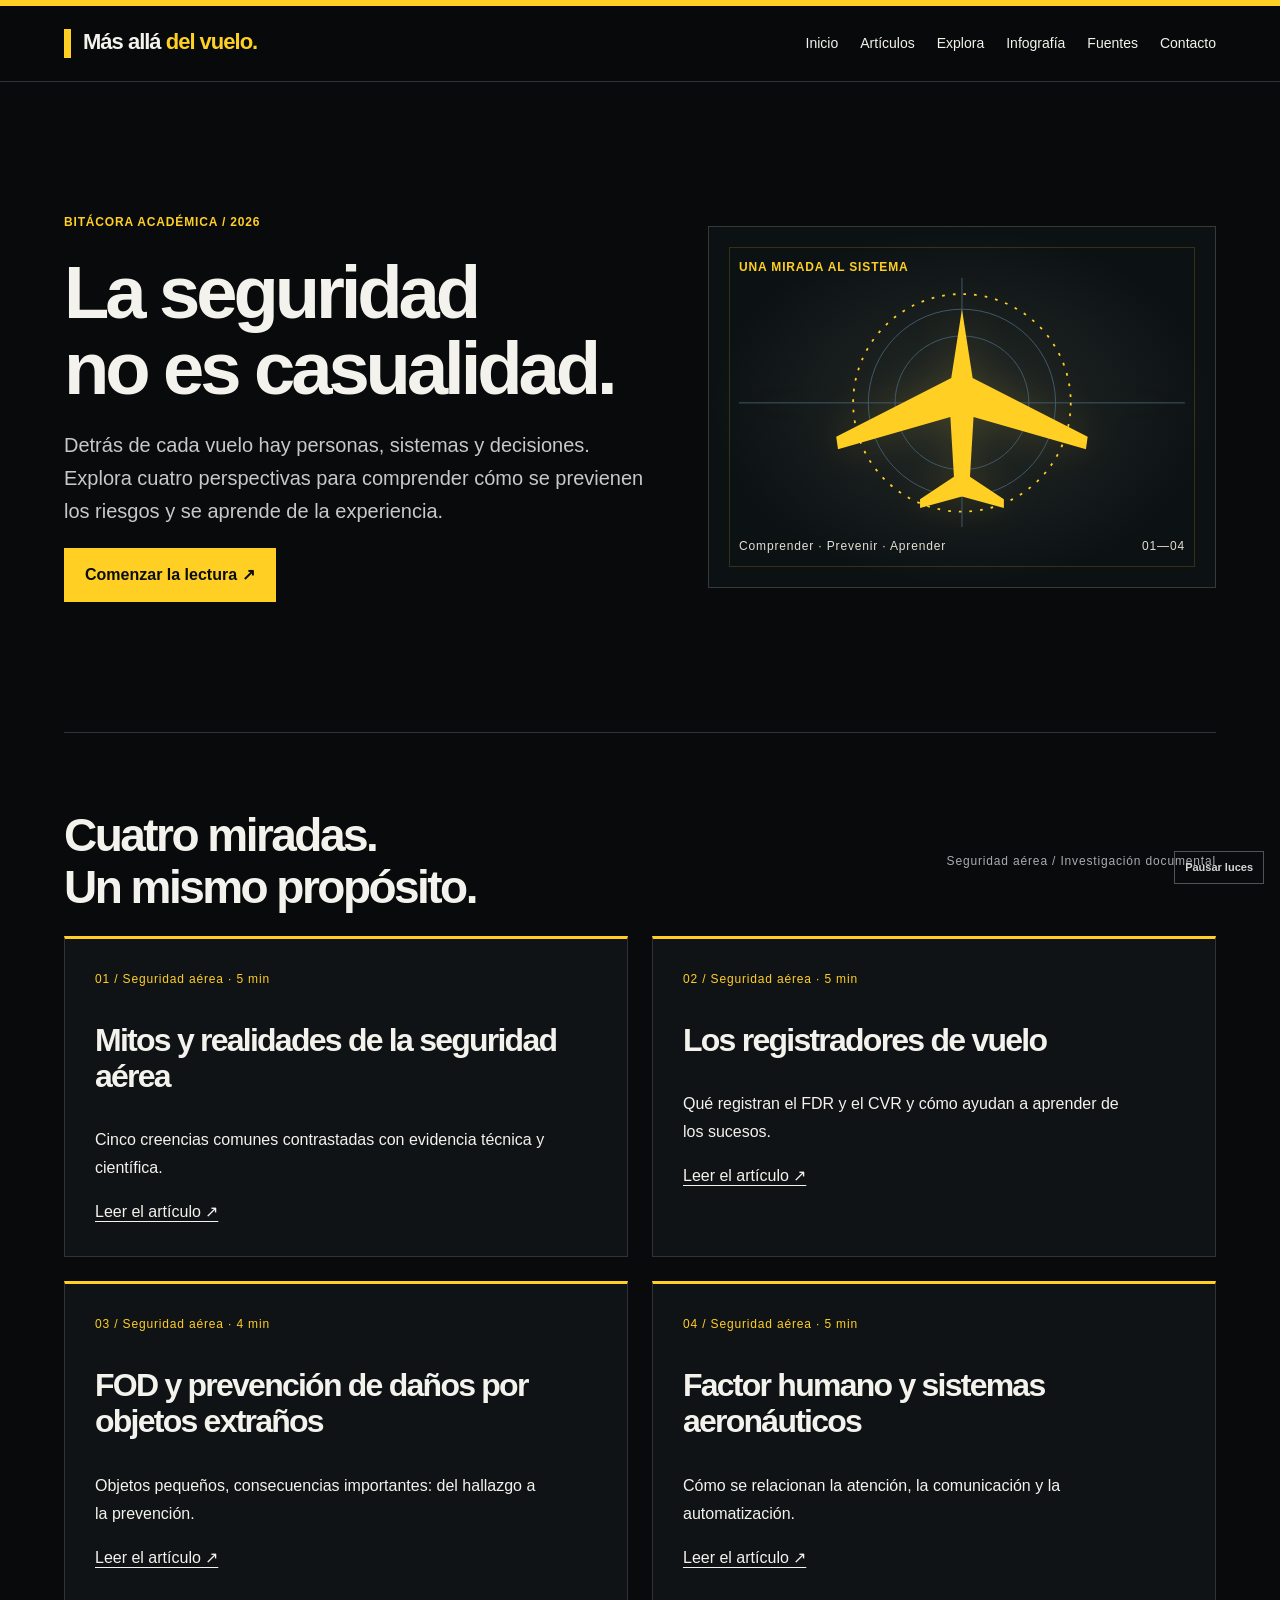
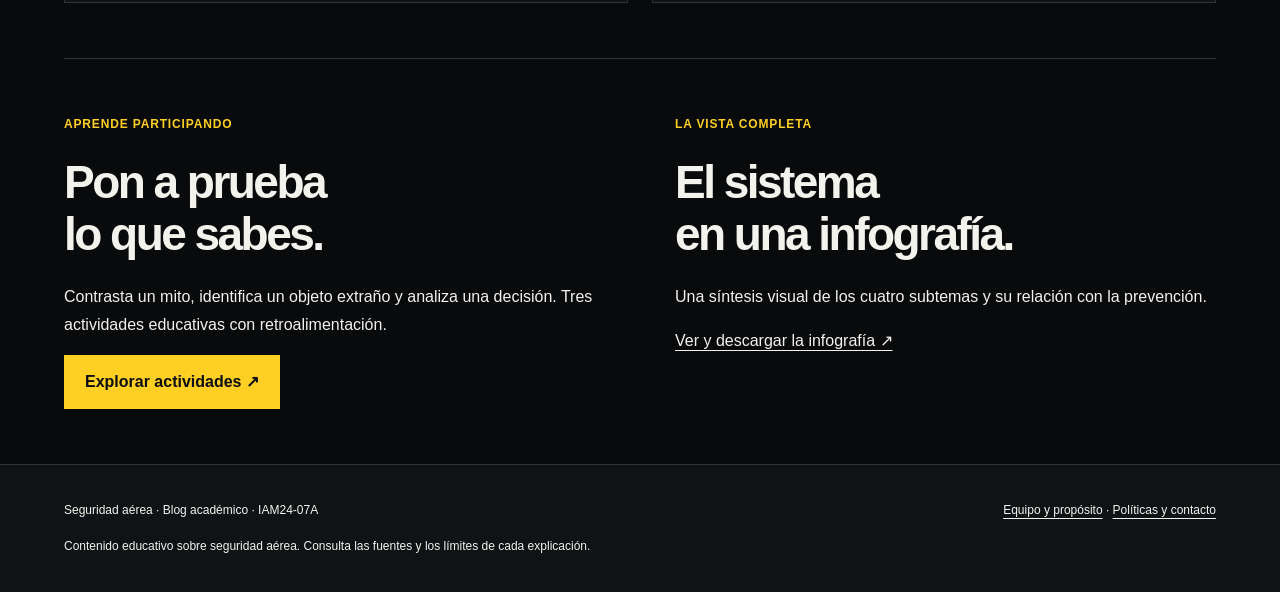
<file: index.html>
<!doctype html><html lang="es"><head><meta charset="utf-8"><meta name="viewport" content="width=device-width, initial-scale=1"><meta name="description" content="Blog académico sobre seguridad aérea: mitos, registradores, FOD y factor humano."><title>Seguridad aérea · Más allá del vuelo</title><link rel="stylesheet" href="estilos.css"></head><body><div class="ambient" aria-hidden="true"><i style="--left:0%;--duration:17s;--delay:-0s"></i><i style="--left:37%;--duration:18s;--delay:-2s"></i><i style="--left:74%;--duration:19s;--delay:-4s"></i><i style="--left:11%;--duration:20s;--delay:-6s"></i><i style="--left:48%;--duration:21s;--delay:-8s"></i><i style="--left:85%;--duration:22s;--delay:-10s"></i><i style="--left:22%;--duration:23s;--delay:-12s"></i><i style="--left:59%;--duration:24s;--delay:-14s"></i><i style="--left:96%;--duration:25s;--delay:-16s"></i><i style="--left:33%;--duration:17s;--delay:-18s"></i><i style="--left:70%;--duration:18s;--delay:-20s"></i><i style="--left:7%;--duration:19s;--delay:-22s"></i><i style="--left:44%;--duration:20s;--delay:-24s"></i><i style="--left:81%;--duration:21s;--delay:-26s"></i><i style="--left:18%;--duration:22s;--delay:-28s"></i><i style="--left:55%;--duration:23s;--delay:-30s"></i><i style="--left:92%;--duration:24s;--delay:-32s"></i><i style="--left:29%;--duration:25s;--delay:-34s"></i><i style="--left:66%;--duration:17s;--delay:-36s"></i><i style="--left:3%;--duration:18s;--delay:-38s"></i><i style="--left:40%;--duration:19s;--delay:-40s"></i><i style="--left:77%;--duration:20s;--delay:-42s"></i><i style="--left:14%;--duration:21s;--delay:-44s"></i><i style="--left:51%;--duration:22s;--delay:-46s"></i></div><button class="motion-toggle" type="button" aria-pressed="false">Pausar luces</button><a class="skip" href="#contenido">Saltar al contenido</a><div class="top"><header class="wrap"><a class="brand" href="index.html">Más allá<span> del vuelo.</span></a><nav aria-label="Navegación principal"><a href="index.html">Inicio</a><a href="index.html#articulos">Artículos</a><a href="actividades.html">Explora</a><a href="infografia.html">Infografía</a><a href="fuentes.html">Fuentes</a><a href="contacto.html">Contacto</a></nav></header></div><main id="contenido" class="wrap"><section class="hero"><div><div class="eyebrow">Bitácora académica / 2026</div><h1>La seguridad<br>no es casualidad.</h1><p class="lead">Detrás de cada vuelo hay personas, sistemas y decisiones. Explora cuatro perspectivas para comprender cómo se previenen los riesgos y se aprende de la experiencia.</p><a class="btn" href="#articulos">Comenzar la lectura ↗</a></div><div class="hero-art"><div class="eyebrow">Una mirada al sistema</div><svg viewBox="0 0 500 280" role="img" aria-label="Ilustración esquemática de un avión y cuatro áreas de seguridad"><g stroke="#466070" stroke-width="1" fill="none"><circle cx="250" cy="140" r="105"/><circle cx="250" cy="140" r="75"/><path d="M0 140h500M250 0v280"/></g><path fill="#ffcf24" d="M250 35l12 77 129 66-2 14-126-36-4 67 38 25v10l-47-13-47 13v-10l38-25-4-67-126 36-2-14 129-66z"/><circle cx="250" cy="140" r="122" stroke="#ffcf24" stroke-width="2" stroke-dasharray="3 9" fill="none"/></svg><div class="row meta" style="color:#e5dfd3"><span>Comprender · Prevenir · Aprender</span><span>01—04</span></div></div></section><section class="section" id="articulos"><div class="sectionhead"><h2>Cuatro miradas.<br>Un mismo propósito.</h2><p class="meta">Seguridad aérea / Investigación documental</p></div><div class="grid"><article class="story"><div class="meta">01 / Seguridad aérea · 5 min</div><h3><a href="mitos.html">Mitos y realidades de la seguridad aérea</a></h3><p>Cinco creencias comunes contrastadas con evidencia técnica y científica.</p><a href="mitos.html">Leer el artículo ↗</a></article><article class="story"><div class="meta">02 / Seguridad aérea · 5 min</div><h3><a href="registradores.html">Los registradores de vuelo</a></h3><p>Qué registran el FDR y el CVR y cómo ayudan a aprender de los sucesos.</p><a href="registradores.html">Leer el artículo ↗</a></article><article class="story"><div class="meta">03 / Seguridad aérea · 4 min</div><h3><a href="fod.html">FOD y prevención de daños por objetos extraños</a></h3><p>Objetos pequeños, consecuencias importantes: del hallazgo a la prevención.</p><a href="fod.html">Leer el artículo ↗</a></article><article class="story"><div class="meta">04 / Seguridad aérea · 5 min</div><h3><a href="factor-humano.html">Factor humano y sistemas aeronáuticos</a></h3><p>Cómo se relacionan la atención, la comunicación y la automatización.</p><a href="factor-humano.html">Leer el artículo ↗</a></article></div></section><section class="section split"><div><div class="eyebrow">Aprende participando</div><h2>Pon a prueba<br>lo que sabes.</h2><p>Contrasta un mito, identifica un objeto extraño y analiza una decisión. Tres actividades educativas con retroalimentación.</p><a class="btn" href="actividades.html">Explorar actividades ↗</a></div><div><div class="eyebrow">La vista completa</div><h2>El sistema<br>en una infografía.</h2><p>Una síntesis visual de los cuatro subtemas y su relación con la prevención.</p><a href="infografia.html">Ver y descargar la infografía ↗</a></div></section></main><footer><div class="wrap row"><span>Seguridad aérea · Blog académico · IAM24-07A</span><div><a href="acerca.html">Equipo y propósito</a> · <a href="politicas.html">Políticas y contacto</a></div></div><div class="wrap">Contenido educativo sobre seguridad aérea. Consulta las fuentes y los límites de cada explicación.</div></footer><script src="interaccion.js" defer></script></body></html>
</file>
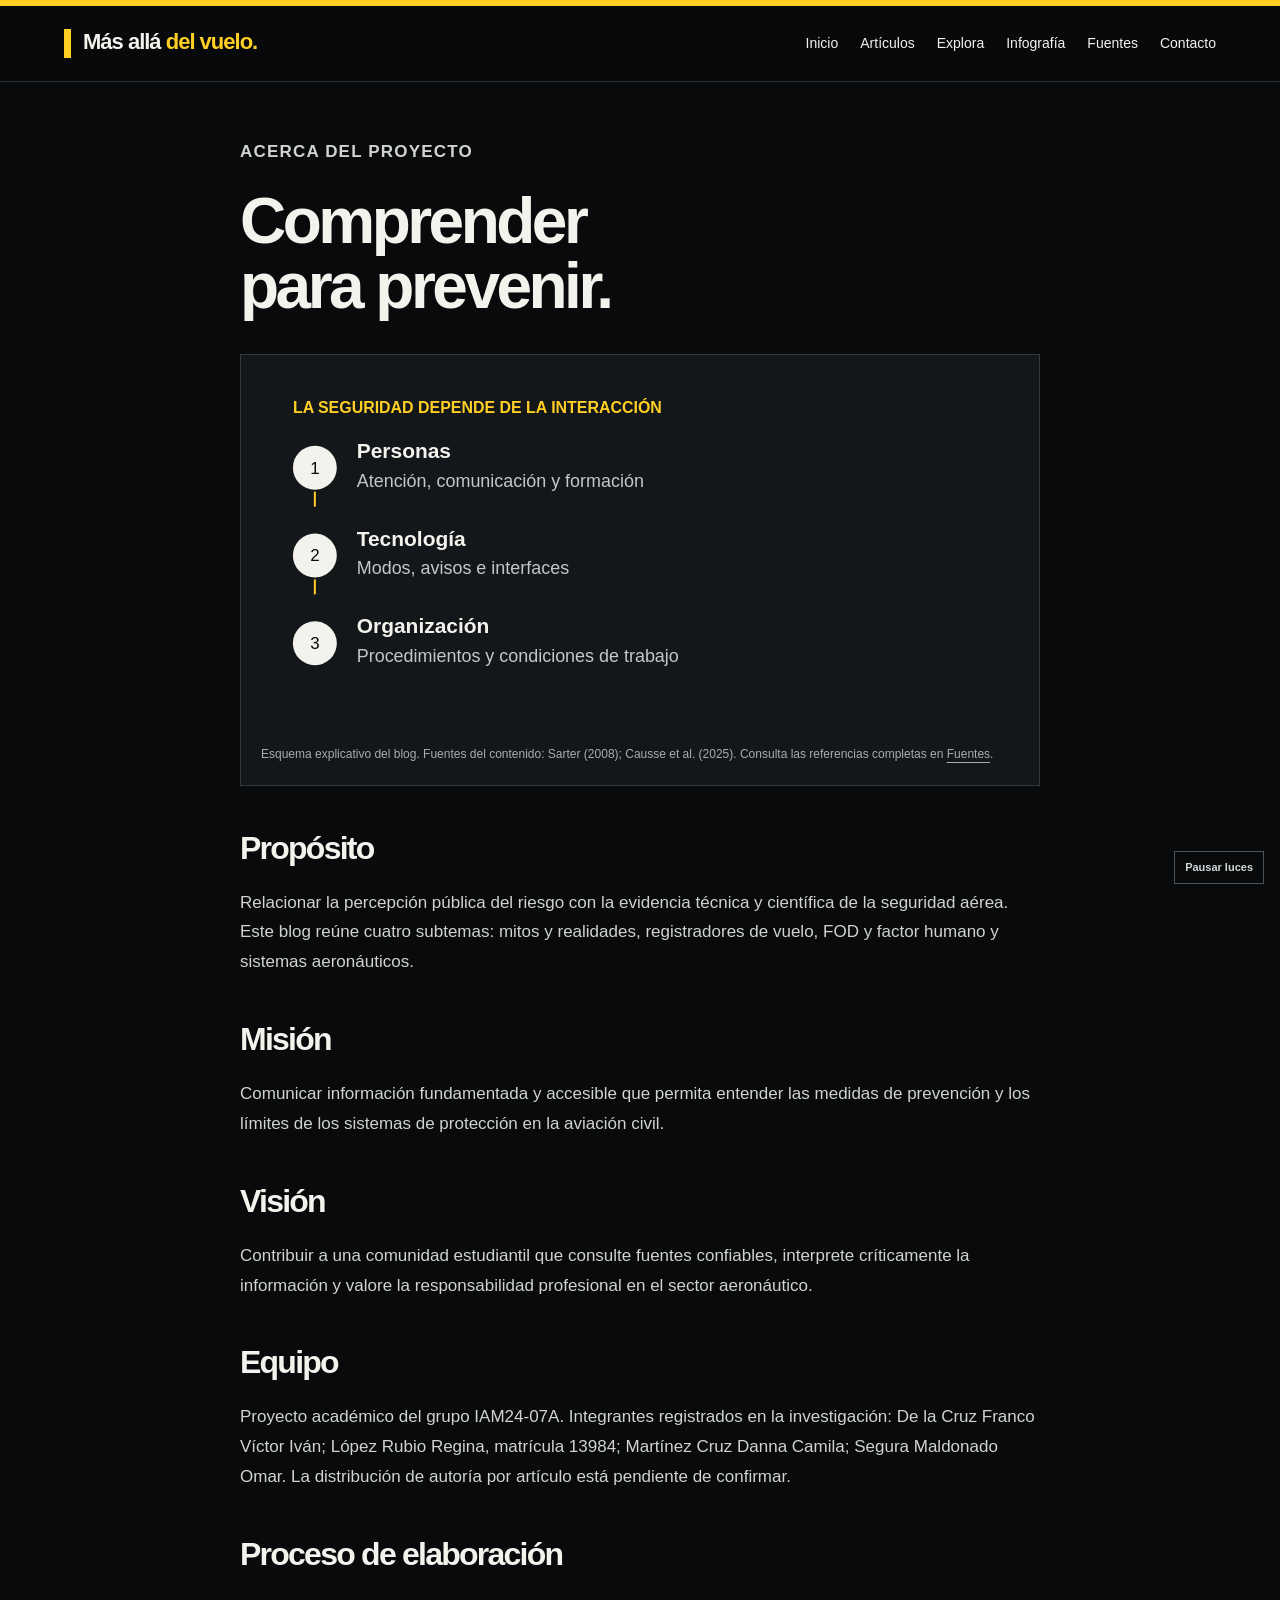
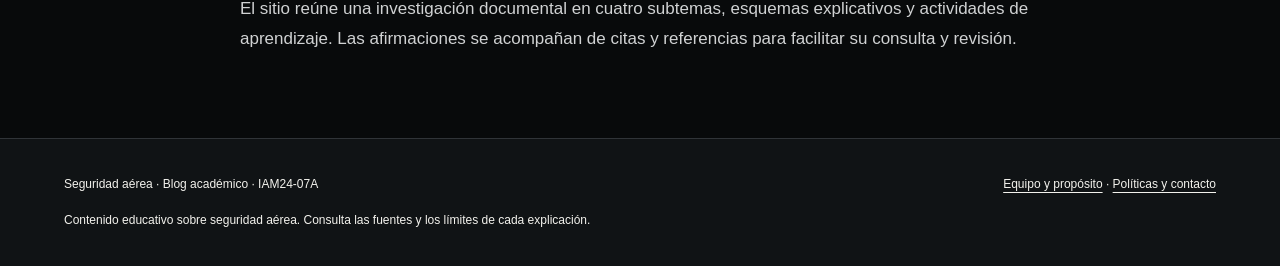
<file: acerca.html>
<!doctype html><html lang="es"><head><meta charset="utf-8"><meta name="viewport" content="width=device-width, initial-scale=1"><meta name="description" content="Blog académico sobre seguridad aérea: mitos, registradores, FOD y factor humano."><title>Equipo y propósito · Más allá del vuelo</title><link rel="stylesheet" href="estilos.css"></head><body><div class="ambient" aria-hidden="true"><i style="--left:0%;--duration:17s;--delay:-0s"></i><i style="--left:37%;--duration:18s;--delay:-2s"></i><i style="--left:74%;--duration:19s;--delay:-4s"></i><i style="--left:11%;--duration:20s;--delay:-6s"></i><i style="--left:48%;--duration:21s;--delay:-8s"></i><i style="--left:85%;--duration:22s;--delay:-10s"></i><i style="--left:22%;--duration:23s;--delay:-12s"></i><i style="--left:59%;--duration:24s;--delay:-14s"></i><i style="--left:96%;--duration:25s;--delay:-16s"></i><i style="--left:33%;--duration:17s;--delay:-18s"></i><i style="--left:70%;--duration:18s;--delay:-20s"></i><i style="--left:7%;--duration:19s;--delay:-22s"></i><i style="--left:44%;--duration:20s;--delay:-24s"></i><i style="--left:81%;--duration:21s;--delay:-26s"></i><i style="--left:18%;--duration:22s;--delay:-28s"></i><i style="--left:55%;--duration:23s;--delay:-30s"></i><i style="--left:92%;--duration:24s;--delay:-32s"></i><i style="--left:29%;--duration:25s;--delay:-34s"></i><i style="--left:66%;--duration:17s;--delay:-36s"></i><i style="--left:3%;--duration:18s;--delay:-38s"></i><i style="--left:40%;--duration:19s;--delay:-40s"></i><i style="--left:77%;--duration:20s;--delay:-42s"></i><i style="--left:14%;--duration:21s;--delay:-44s"></i><i style="--left:51%;--duration:22s;--delay:-46s"></i></div><button class="motion-toggle" type="button" aria-pressed="false">Pausar luces</button><a class="skip" href="#contenido">Saltar al contenido</a><div class="top"><header class="wrap"><a class="brand" href="index.html">Más allá<span> del vuelo.</span></a><nav aria-label="Navegación principal"><a href="index.html">Inicio</a><a href="index.html#articulos">Artículos</a><a href="actividades.html">Explora</a><a href="infografia.html">Infografía</a><a href="fuentes.html">Fuentes</a><a href="contacto.html">Contacto</a></nav></header></div><main id="contenido" class="wrap"><div class="reading"><p class="eyebrow">Acerca del proyecto</p><h1>Comprender<br>para prevenir.</h1><figure class="diagram"><img src="factor-humano-esquema.svg" alt="LA SEGURIDAD DEPENDE DE LA INTERACCIÓN: Personas: Atención, comunicación y formación. Tecnología: Modos, avisos e interfaces. Organización: Procedimientos y condiciones de trabajo." width="760" height="350"><figcaption>Esquema explicativo del blog. Fuentes del contenido: Sarter (2008); Causse et al. (2025). Consulta las referencias completas en <a href="fuentes.html">Fuentes</a>.</figcaption></figure><h2>Propósito</h2><p>Relacionar la percepción pública del riesgo con la evidencia técnica y científica de la seguridad aérea. Este blog reúne cuatro subtemas: mitos y realidades, registradores de vuelo, FOD y factor humano y sistemas aeronáuticos.</p><h2>Misión</h2><p>Comunicar información fundamentada y accesible que permita entender las medidas de prevención y los límites de los sistemas de protección en la aviación civil.</p><h2>Visión</h2><p>Contribuir a una comunidad estudiantil que consulte fuentes confiables, interprete críticamente la información y valore la responsabilidad profesional en el sector aeronáutico.</p><h2>Equipo</h2><p>Proyecto académico del grupo IAM24-07A. Integrantes registrados en la investigación: De la Cruz Franco Víctor Iván; López Rubio Regina, matrícula 13984; Martínez Cruz Danna Camila; Segura Maldonado Omar. La distribución de autoría por artículo está pendiente de confirmar.</p><h2>Proceso de elaboración</h2><p>El sitio reúne una investigación documental en cuatro subtemas, esquemas explicativos y actividades de aprendizaje. Las afirmaciones se acompañan de citas y referencias para facilitar su consulta y revisión.</p></div></main><footer><div class="wrap row"><span>Seguridad aérea · Blog académico · IAM24-07A</span><div><a href="acerca.html">Equipo y propósito</a> · <a href="politicas.html">Políticas y contacto</a></div></div><div class="wrap">Contenido educativo sobre seguridad aérea. Consulta las fuentes y los límites de cada explicación.</div></footer><script src="interaccion.js" defer></script></body></html>
</file>
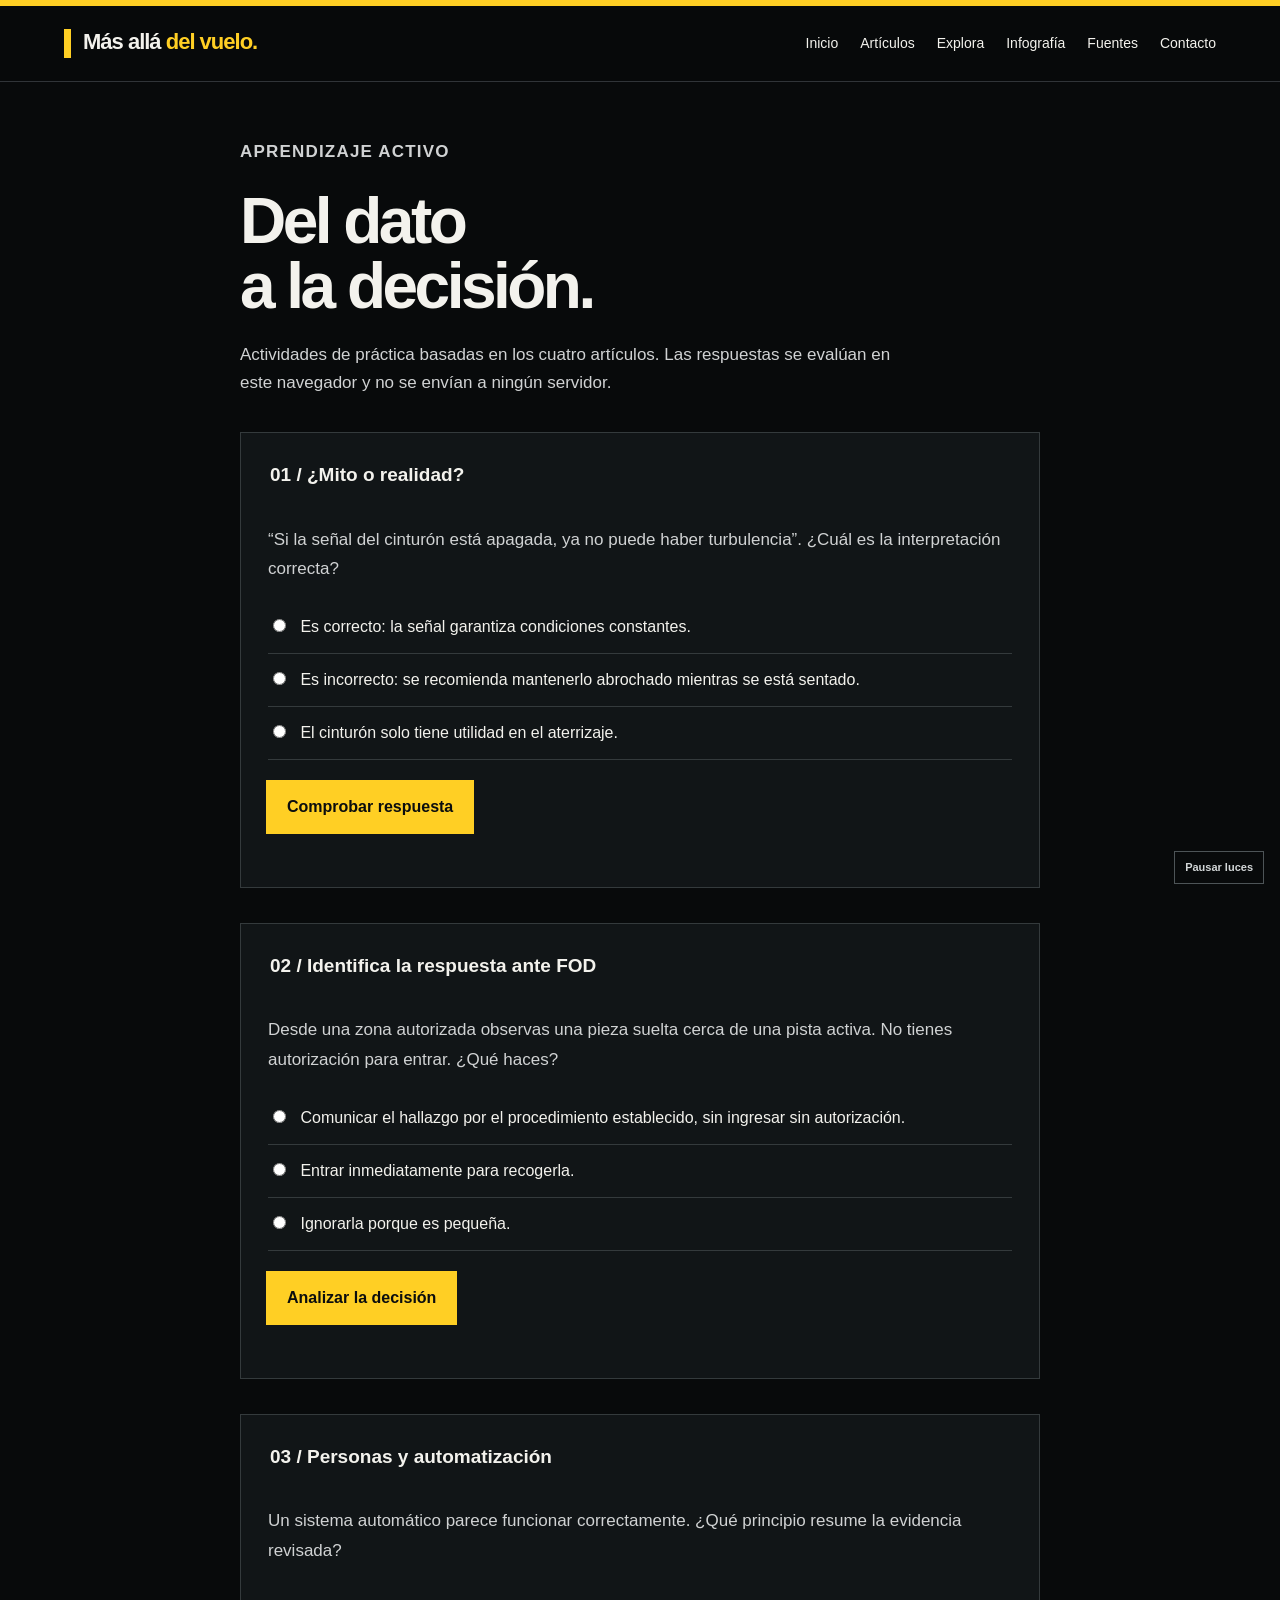
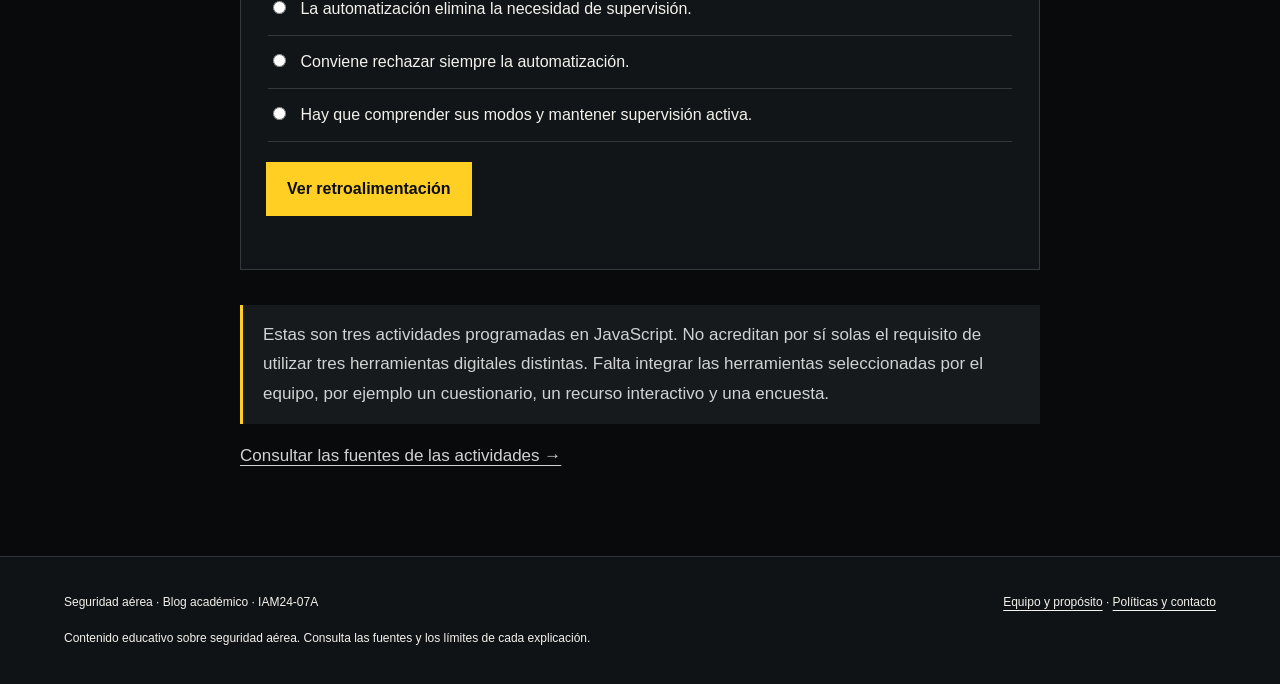
<file: actividades.html>
<!doctype html><html lang="es"><head><meta charset="utf-8"><meta name="viewport" content="width=device-width, initial-scale=1"><meta name="description" content="Blog académico sobre seguridad aérea: mitos, registradores, FOD y factor humano."><title>Actividades · Más allá del vuelo</title><link rel="stylesheet" href="estilos.css"></head><body><div class="ambient" aria-hidden="true"><i style="--left:0%;--duration:17s;--delay:-0s"></i><i style="--left:37%;--duration:18s;--delay:-2s"></i><i style="--left:74%;--duration:19s;--delay:-4s"></i><i style="--left:11%;--duration:20s;--delay:-6s"></i><i style="--left:48%;--duration:21s;--delay:-8s"></i><i style="--left:85%;--duration:22s;--delay:-10s"></i><i style="--left:22%;--duration:23s;--delay:-12s"></i><i style="--left:59%;--duration:24s;--delay:-14s"></i><i style="--left:96%;--duration:25s;--delay:-16s"></i><i style="--left:33%;--duration:17s;--delay:-18s"></i><i style="--left:70%;--duration:18s;--delay:-20s"></i><i style="--left:7%;--duration:19s;--delay:-22s"></i><i style="--left:44%;--duration:20s;--delay:-24s"></i><i style="--left:81%;--duration:21s;--delay:-26s"></i><i style="--left:18%;--duration:22s;--delay:-28s"></i><i style="--left:55%;--duration:23s;--delay:-30s"></i><i style="--left:92%;--duration:24s;--delay:-32s"></i><i style="--left:29%;--duration:25s;--delay:-34s"></i><i style="--left:66%;--duration:17s;--delay:-36s"></i><i style="--left:3%;--duration:18s;--delay:-38s"></i><i style="--left:40%;--duration:19s;--delay:-40s"></i><i style="--left:77%;--duration:20s;--delay:-42s"></i><i style="--left:14%;--duration:21s;--delay:-44s"></i><i style="--left:51%;--duration:22s;--delay:-46s"></i></div><button class="motion-toggle" type="button" aria-pressed="false">Pausar luces</button><a class="skip" href="#contenido">Saltar al contenido</a><div class="top"><header class="wrap"><a class="brand" href="index.html">Más allá<span> del vuelo.</span></a><nav aria-label="Navegación principal"><a href="index.html">Inicio</a><a href="index.html#articulos">Artículos</a><a href="actividades.html">Explora</a><a href="infografia.html">Infografía</a><a href="fuentes.html">Fuentes</a><a href="contacto.html">Contacto</a></nav></header></div><main id="contenido" class="wrap"><div class="reading"><p class="eyebrow">Aprendizaje activo</p><h1>Del dato<br>a la decisión.</h1><p class="lead">Actividades de práctica basadas en los cuatro artículos. Las respuestas se evalúan en este navegador y no se envían a ningún servidor.</p><section class="practice"><form class="exercise" data-answer="b"><fieldset><legend>01 / ¿Mito o realidad?</legend><p>“Si la señal del cinturón está apagada, ya no puede haber turbulencia”. ¿Cuál es la interpretación correcta?</p><div class="options"><label><input type="radio" name="q1" value="a" required> Es correcto: la señal garantiza condiciones constantes.</label><label><input type="radio" name="q1" value="b"> Es incorrecto: se recomienda mantenerlo abrochado mientras se está sentado.</label><label><input type="radio" name="q1" value="c"> El cinturón solo tiene utilidad en el aterrizaje.</label></div></fieldset><button type="submit">Comprobar respuesta</button><div class="feedback" role="status" data-good="Correcto. La FAA recomienda mantener el cinturón abrochado mientras se ocupa el asiento; la señal apagada no garantiza ausencia de turbulencia." data-bad="Revisa el artículo de mitos: una señal apagada no elimina la posibilidad de turbulencia inesperada."></div></form></section><section class="practice"><form class="exercise" data-answer="a"><fieldset><legend>02 / Identifica la respuesta ante FOD</legend><p>Desde una zona autorizada observas una pieza suelta cerca de una pista activa. No tienes autorización para entrar. ¿Qué haces?</p><div class="options"><label><input type="radio" name="q2" value="a" required> Comunicar el hallazgo por el procedimiento establecido, sin ingresar sin autorización.</label><label><input type="radio" name="q2" value="b"> Entrar inmediatamente para recogerla.</label><label><input type="radio" name="q2" value="c"> Ignorarla porque es pequeña.</label></div></fieldset><button type="submit">Analizar la decisión</button><div class="feedback" role="status" data-good="Correcto. La retirada debe coordinarse con los responsables de la operación. El acceso no autorizado puede introducir otro peligro." data-bad="La detección debe acompañarse de coordinación. Ni el tamaño del objeto ni la urgencia autorizan a entrar en una pista activa."></div></form></section><section class="practice"><form class="exercise" data-answer="c"><fieldset><legend>03 / Personas y automatización</legend><p>Un sistema automático parece funcionar correctamente. ¿Qué principio resume la evidencia revisada?</p><div class="options"><label><input type="radio" name="q3" value="a" required> La automatización elimina la necesidad de supervisión.</label><label><input type="radio" name="q3" value="b"> Conviene rechazar siempre la automatización.</label><label><input type="radio" name="q3" value="c"> Hay que comprender sus modos y mantener supervisión activa.</label></div></fieldset><button type="submit">Ver retroalimentación</button><div class="feedback" role="status" data-good="Correcto. Los artículos de Causse y colaboradores y de Sarter apoyan estudiar conjuntamente el desempeño, la supervisión y la comprensión del sistema." data-bad="La evidencia no respalda ninguno de los extremos. Revisa la relación entre carga de trabajo, vigilancia y comprensión de los modos."></div></form></section><p class="note">Estas son tres actividades programadas en JavaScript. No acreditan por sí solas el requisito de utilizar tres herramientas digitales distintas. Falta integrar las herramientas seleccionadas por el equipo, por ejemplo un cuestionario, un recurso interactivo y una encuesta.</p><p><a href="fuentes.html">Consultar las fuentes de las actividades →</a></p></div></main><footer><div class="wrap row"><span>Seguridad aérea · Blog académico · IAM24-07A</span><div><a href="acerca.html">Equipo y propósito</a> · <a href="politicas.html">Políticas y contacto</a></div></div><div class="wrap">Contenido educativo sobre seguridad aérea. Consulta las fuentes y los límites de cada explicación.</div></footer><script src="interaccion.js" defer></script></body></html>
</file>
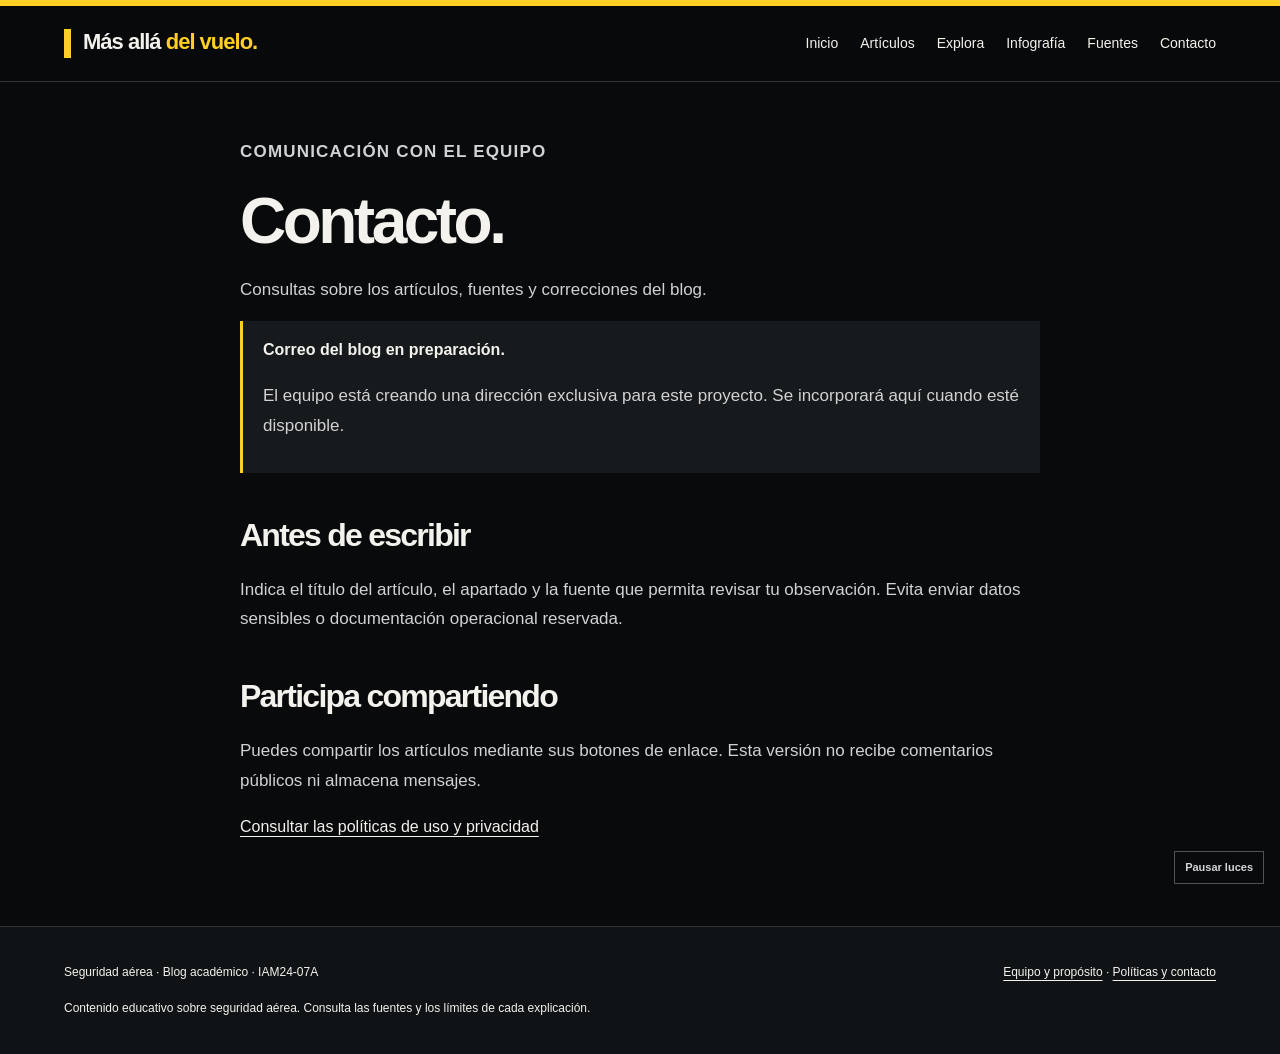
<file: contacto.html>
<!doctype html><html lang="es"><head><meta charset="utf-8"><meta name="viewport" content="width=device-width, initial-scale=1"><meta name="description" content="Blog académico sobre seguridad aérea: mitos, registradores, FOD y factor humano."><title>Contacto · Más allá del vuelo</title><link rel="stylesheet" href="estilos.css"></head><body><div class="ambient" aria-hidden="true"><i style="--left:0%;--duration:17s;--delay:-0s"></i><i style="--left:37%;--duration:18s;--delay:-2s"></i><i style="--left:74%;--duration:19s;--delay:-4s"></i><i style="--left:11%;--duration:20s;--delay:-6s"></i><i style="--left:48%;--duration:21s;--delay:-8s"></i><i style="--left:85%;--duration:22s;--delay:-10s"></i><i style="--left:22%;--duration:23s;--delay:-12s"></i><i style="--left:59%;--duration:24s;--delay:-14s"></i><i style="--left:96%;--duration:25s;--delay:-16s"></i><i style="--left:33%;--duration:17s;--delay:-18s"></i><i style="--left:70%;--duration:18s;--delay:-20s"></i><i style="--left:7%;--duration:19s;--delay:-22s"></i><i style="--left:44%;--duration:20s;--delay:-24s"></i><i style="--left:81%;--duration:21s;--delay:-26s"></i><i style="--left:18%;--duration:22s;--delay:-28s"></i><i style="--left:55%;--duration:23s;--delay:-30s"></i><i style="--left:92%;--duration:24s;--delay:-32s"></i><i style="--left:29%;--duration:25s;--delay:-34s"></i><i style="--left:66%;--duration:17s;--delay:-36s"></i><i style="--left:3%;--duration:18s;--delay:-38s"></i><i style="--left:40%;--duration:19s;--delay:-40s"></i><i style="--left:77%;--duration:20s;--delay:-42s"></i><i style="--left:14%;--duration:21s;--delay:-44s"></i><i style="--left:51%;--duration:22s;--delay:-46s"></i></div><button class="motion-toggle" type="button" aria-pressed="false">Pausar luces</button><a class="skip" href="#contenido">Saltar al contenido</a><div class="top"><header class="wrap"><a class="brand" href="index.html">Más allá<span> del vuelo.</span></a><nav aria-label="Navegación principal"><a href="index.html">Inicio</a><a href="index.html#articulos">Artículos</a><a href="actividades.html">Explora</a><a href="infografia.html">Infografía</a><a href="fuentes.html">Fuentes</a><a href="contacto.html">Contacto</a></nav></header></div><main id="contenido" class="wrap"><div class="reading"><p class="eyebrow">Comunicación con el equipo</p><h1>Contacto.</h1><p class="lead">Consultas sobre los artículos, fuentes y correcciones del blog.</p><div class="note"><strong>Correo del blog en preparación.</strong><p>El equipo está creando una dirección exclusiva para este proyecto. Se incorporará aquí cuando esté disponible.</p></div><h2>Antes de escribir</h2><p>Indica el título del artículo, el apartado y la fuente que permita revisar tu observación. Evita enviar datos sensibles o documentación operacional reservada.</p><h2>Participa compartiendo</h2><p>Puedes compartir los artículos mediante sus botones de enlace. Esta versión no recibe comentarios públicos ni almacena mensajes.</p><a href="politicas.html">Consultar las políticas de uso y privacidad</a></div></main><footer><div class="wrap row"><span>Seguridad aérea · Blog académico · IAM24-07A</span><div><a href="acerca.html">Equipo y propósito</a> · <a href="politicas.html">Políticas y contacto</a></div></div><div class="wrap">Contenido educativo sobre seguridad aérea. Consulta las fuentes y los límites de cada explicación.</div></footer><script src="interaccion.js" defer></script></body></html>
</file>
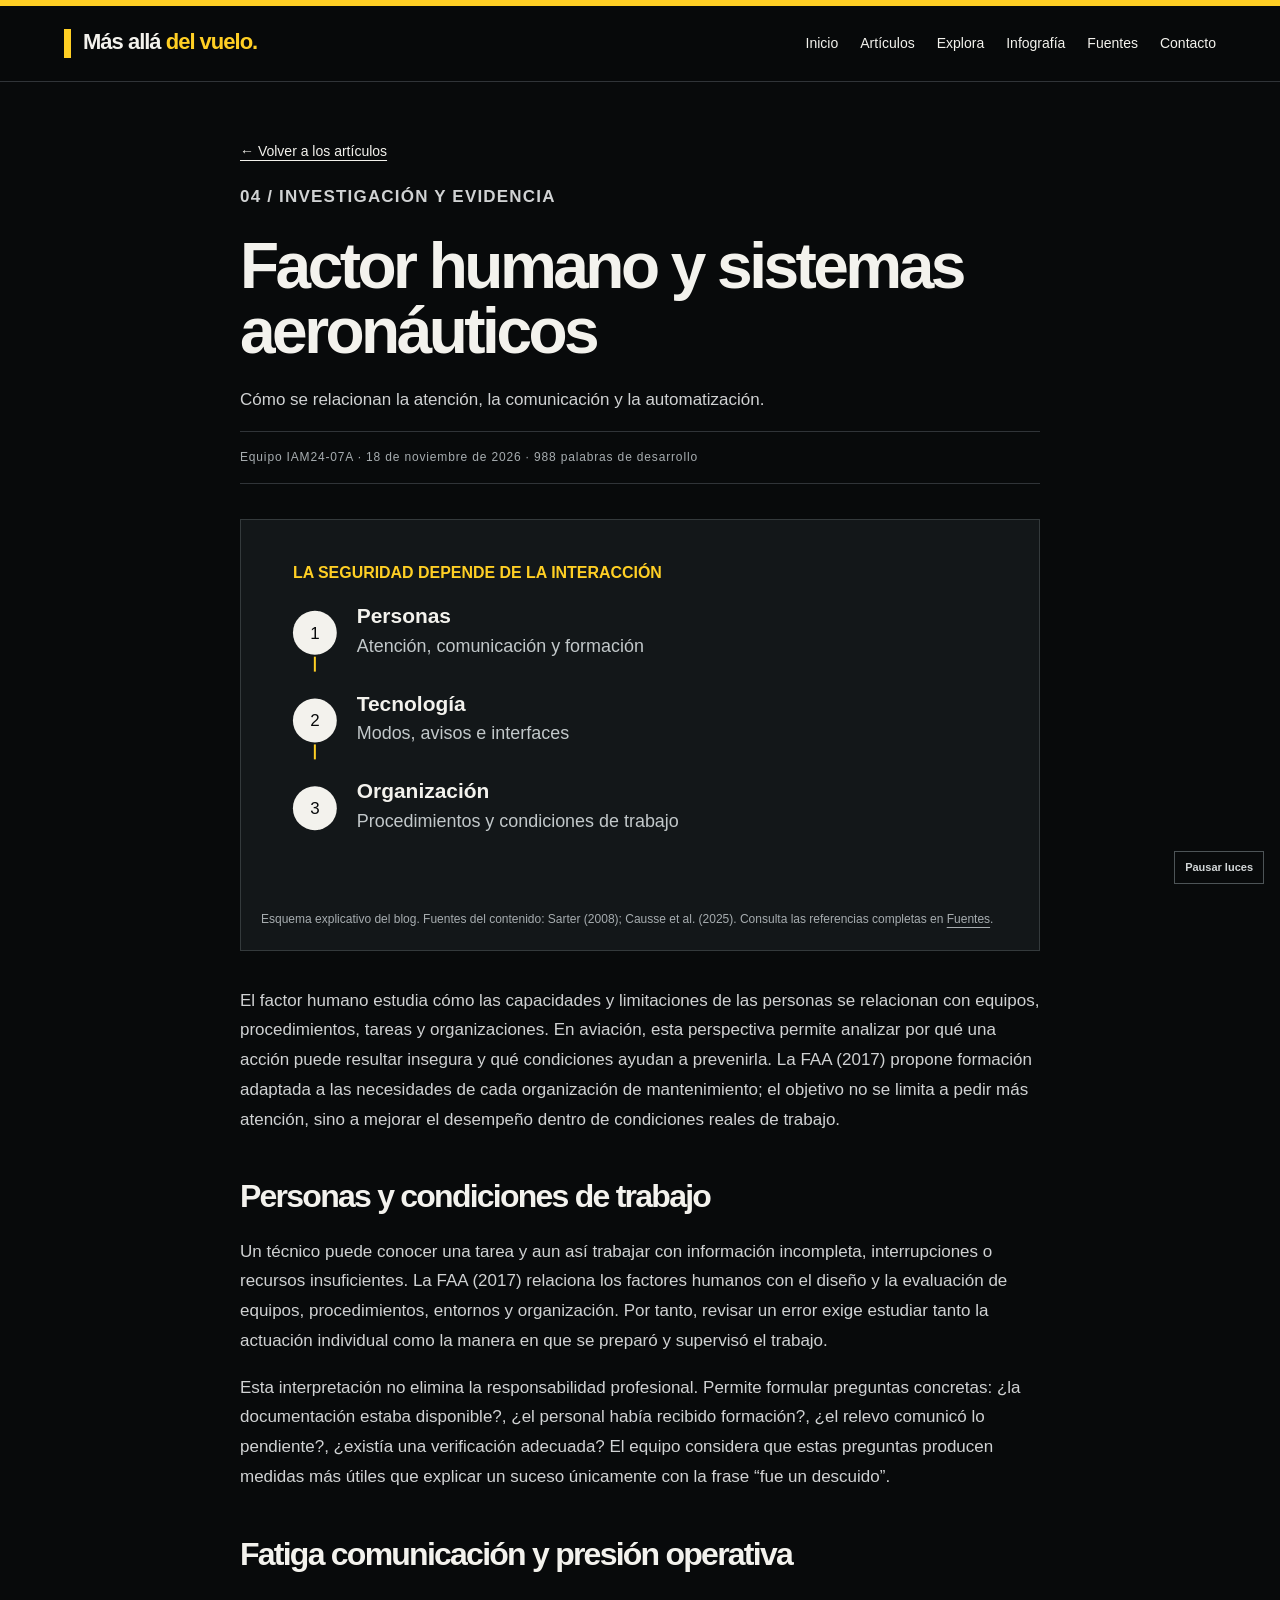
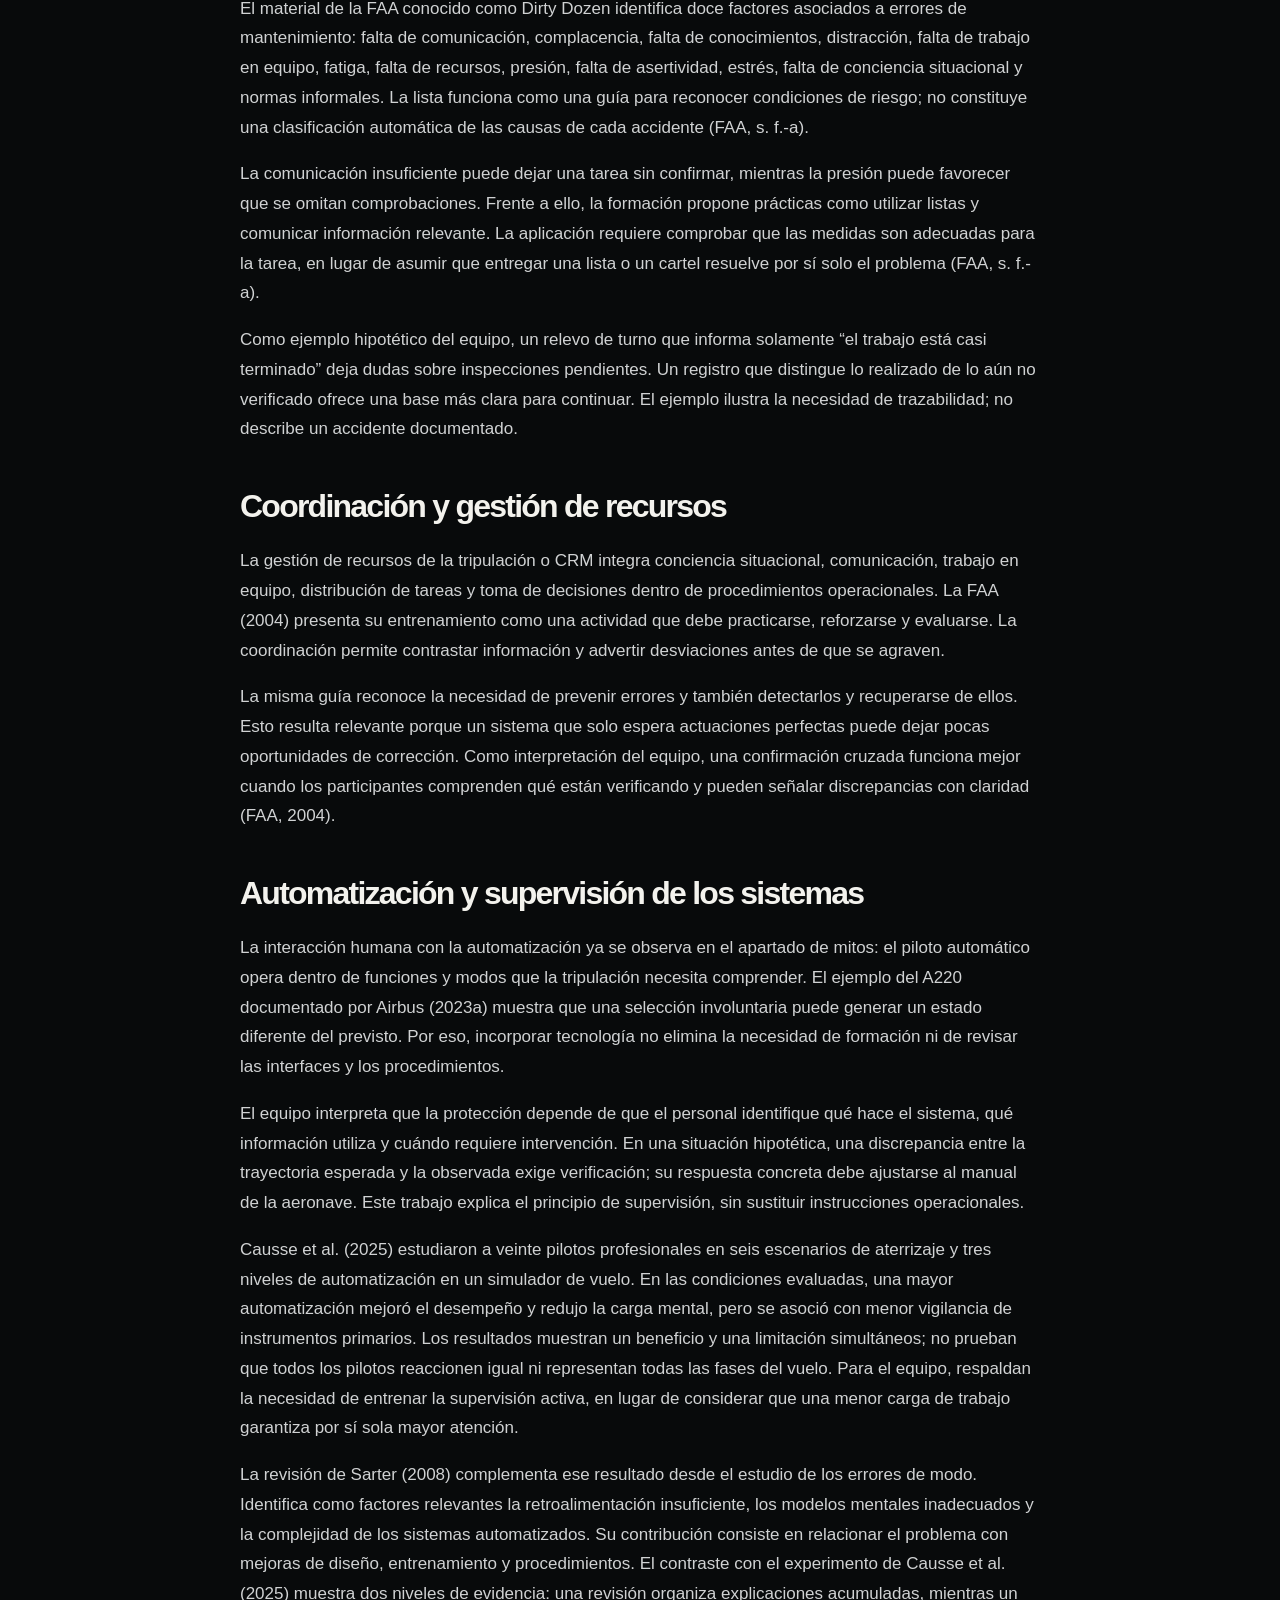
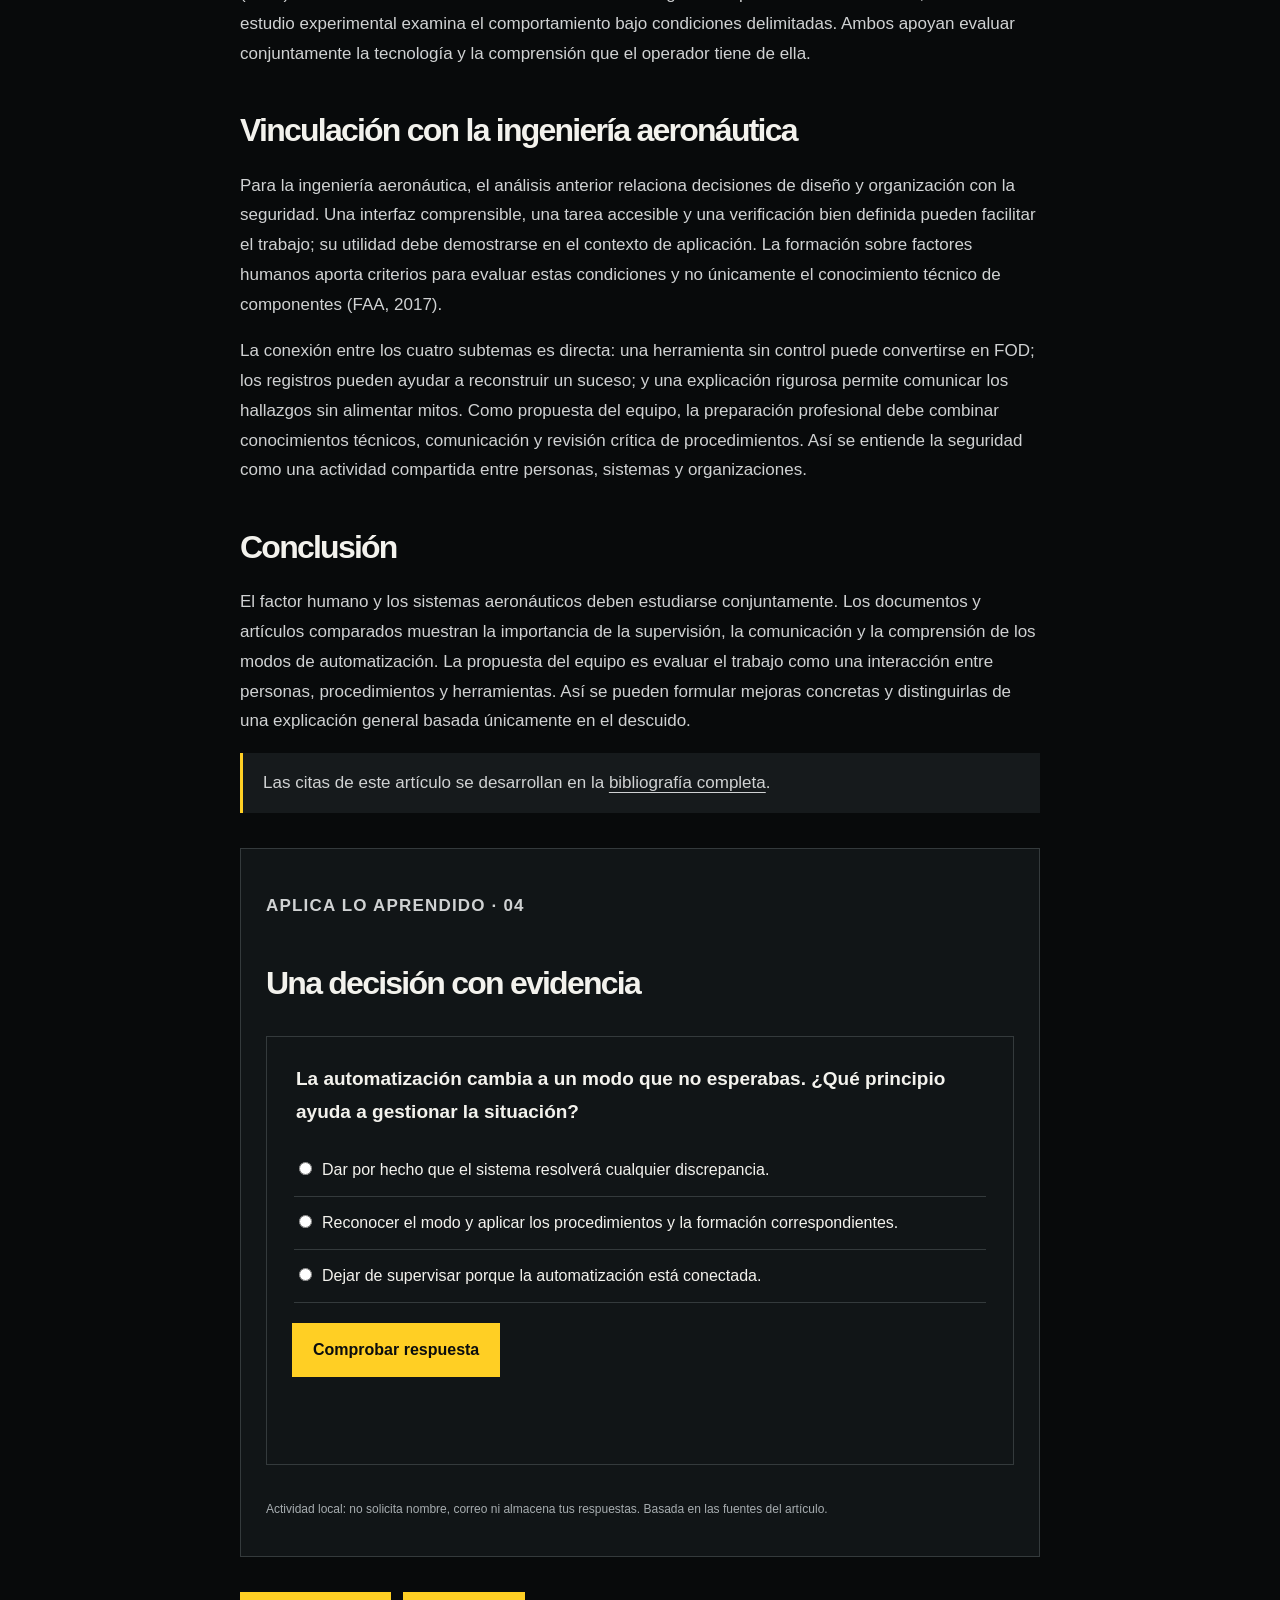
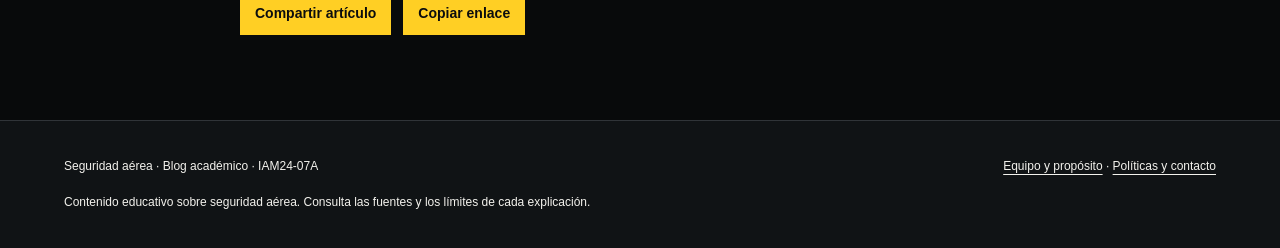
<file: factor-humano.html>
<!doctype html><html lang="es"><head><meta charset="utf-8"><meta name="viewport" content="width=device-width, initial-scale=1"><meta name="description" content="Blog académico sobre seguridad aérea: mitos, registradores, FOD y factor humano."><title>Factor humano y sistemas aeronáuticos · Más allá del vuelo</title><link rel="stylesheet" href="estilos.css"></head><body><div class="ambient" aria-hidden="true"><i style="--left:0%;--duration:17s;--delay:-0s"></i><i style="--left:37%;--duration:18s;--delay:-2s"></i><i style="--left:74%;--duration:19s;--delay:-4s"></i><i style="--left:11%;--duration:20s;--delay:-6s"></i><i style="--left:48%;--duration:21s;--delay:-8s"></i><i style="--left:85%;--duration:22s;--delay:-10s"></i><i style="--left:22%;--duration:23s;--delay:-12s"></i><i style="--left:59%;--duration:24s;--delay:-14s"></i><i style="--left:96%;--duration:25s;--delay:-16s"></i><i style="--left:33%;--duration:17s;--delay:-18s"></i><i style="--left:70%;--duration:18s;--delay:-20s"></i><i style="--left:7%;--duration:19s;--delay:-22s"></i><i style="--left:44%;--duration:20s;--delay:-24s"></i><i style="--left:81%;--duration:21s;--delay:-26s"></i><i style="--left:18%;--duration:22s;--delay:-28s"></i><i style="--left:55%;--duration:23s;--delay:-30s"></i><i style="--left:92%;--duration:24s;--delay:-32s"></i><i style="--left:29%;--duration:25s;--delay:-34s"></i><i style="--left:66%;--duration:17s;--delay:-36s"></i><i style="--left:3%;--duration:18s;--delay:-38s"></i><i style="--left:40%;--duration:19s;--delay:-40s"></i><i style="--left:77%;--duration:20s;--delay:-42s"></i><i style="--left:14%;--duration:21s;--delay:-44s"></i><i style="--left:51%;--duration:22s;--delay:-46s"></i></div><button class="motion-toggle" type="button" aria-pressed="false">Pausar luces</button><a class="skip" href="#contenido">Saltar al contenido</a><div class="top"><header class="wrap"><a class="brand" href="index.html">Más allá<span> del vuelo.</span></a><nav aria-label="Navegación principal"><a href="index.html">Inicio</a><a href="index.html#articulos">Artículos</a><a href="actividades.html">Explora</a><a href="infografia.html">Infografía</a><a href="fuentes.html">Fuentes</a><a href="contacto.html">Contacto</a></nav></header></div><main id="contenido" class="wrap"><article class="reading"><a class="back" href="index.html#articulos">← Volver a los artículos</a><p class="eyebrow">04 / Investigación y evidencia</p><h1>Factor humano y sistemas aeronáuticos</h1><p class="lead">Cómo se relacionan la atención, la comunicación y la automatización.</p><div class="articlemeta">Equipo IAM24-07A · 18 de noviembre de 2026 · 988 palabras de desarrollo</div><figure class="diagram"><img src="factor-humano-esquema.svg" alt="LA SEGURIDAD DEPENDE DE LA INTERACCIÓN: Personas: Atención, comunicación y formación. Tecnología: Modos, avisos e interfaces. Organización: Procedimientos y condiciones de trabajo." width="760" height="350"><figcaption>Esquema explicativo del blog. Fuentes del contenido: Sarter (2008); Causse et al. (2025). Consulta las referencias completas en <a href="fuentes.html">Fuentes</a>.</figcaption></figure><p>El factor humano estudia cómo las capacidades y limitaciones de las personas se relacionan con equipos, procedimientos, tareas y organizaciones. En aviación, esta perspectiva permite analizar por qué una acción puede resultar insegura y qué condiciones ayudan a prevenirla. La FAA (2017) propone formación adaptada a las necesidades de cada organización de mantenimiento; el objetivo no se limita a pedir más atención, sino a mejorar el desempeño dentro de condiciones reales de trabajo.</p><h2>Personas y condiciones de trabajo</h2><p>Un técnico puede conocer una tarea y aun así trabajar con información incompleta, interrupciones o recursos insuficientes. La FAA (2017) relaciona los factores humanos con el diseño y la evaluación de equipos, procedimientos, entornos y organización. Por tanto, revisar un error exige estudiar tanto la actuación individual como la manera en que se preparó y supervisó el trabajo.</p><p>Esta interpretación no elimina la responsabilidad profesional. Permite formular preguntas concretas: ¿la documentación estaba disponible?, ¿el personal había recibido formación?, ¿el relevo comunicó lo pendiente?, ¿existía una verificación adecuada? El equipo considera que estas preguntas producen medidas más útiles que explicar un suceso únicamente con la frase “fue un descuido”.</p><h2>Fatiga comunicación y presión operativa</h2><p>El material de la FAA conocido como Dirty Dozen identifica doce factores asociados a errores de mantenimiento: falta de comunicación, complacencia, falta de conocimientos, distracción, falta de trabajo en equipo, fatiga, falta de recursos, presión, falta de asertividad, estrés, falta de conciencia situacional y normas informales. La lista funciona como una guía para reconocer condiciones de riesgo; no constituye una clasificación automática de las causas de cada accidente (FAA, s. f.-a).</p><p>La comunicación insuficiente puede dejar una tarea sin confirmar, mientras la presión puede favorecer que se omitan comprobaciones. Frente a ello, la formación propone prácticas como utilizar listas y comunicar información relevante. La aplicación requiere comprobar que las medidas son adecuadas para la tarea, en lugar de asumir que entregar una lista o un cartel resuelve por sí solo el problema (FAA, s. f.-a).</p><p>Como ejemplo hipotético del equipo, un relevo de turno que informa solamente “el trabajo está casi terminado” deja dudas sobre inspecciones pendientes. Un registro que distingue lo realizado de lo aún no verificado ofrece una base más clara para continuar. El ejemplo ilustra la necesidad de trazabilidad; no describe un accidente documentado.</p><h2>Coordinación y gestión de recursos</h2><p>La gestión de recursos de la tripulación o CRM integra conciencia situacional, comunicación, trabajo en equipo, distribución de tareas y toma de decisiones dentro de procedimientos operacionales. La FAA (2004) presenta su entrenamiento como una actividad que debe practicarse, reforzarse y evaluarse. La coordinación permite contrastar información y advertir desviaciones antes de que se agraven.</p><p>La misma guía reconoce la necesidad de prevenir errores y también detectarlos y recuperarse de ellos. Esto resulta relevante porque un sistema que solo espera actuaciones perfectas puede dejar pocas oportunidades de corrección. Como interpretación del equipo, una confirmación cruzada funciona mejor cuando los participantes comprenden qué están verificando y pueden señalar discrepancias con claridad (FAA, 2004).</p><h2>Automatización y supervisión de los sistemas</h2><p>La interacción humana con la automatización ya se observa en el apartado de mitos: el piloto automático opera dentro de funciones y modos que la tripulación necesita comprender. El ejemplo del A220 documentado por Airbus (2023a) muestra que una selección involuntaria puede generar un estado diferente del previsto. Por eso, incorporar tecnología no elimina la necesidad de formación ni de revisar las interfaces y los procedimientos.</p><p>El equipo interpreta que la protección depende de que el personal identifique qué hace el sistema, qué información utiliza y cuándo requiere intervención. En una situación hipotética, una discrepancia entre la trayectoria esperada y la observada exige verificación; su respuesta concreta debe ajustarse al manual de la aeronave. Este trabajo explica el principio de supervisión, sin sustituir instrucciones operacionales.</p><p>Causse et al. (2025) estudiaron a veinte pilotos profesionales en seis escenarios de aterrizaje y tres niveles de automatización en un simulador de vuelo. En las condiciones evaluadas, una mayor automatización mejoró el desempeño y redujo la carga mental, pero se asoció con menor vigilancia de instrumentos primarios. Los resultados muestran un beneficio y una limitación simultáneos; no prueban que todos los pilotos reaccionen igual ni representan todas las fases del vuelo. Para el equipo, respaldan la necesidad de entrenar la supervisión activa, en lugar de considerar que una menor carga de trabajo garantiza por sí sola mayor atención.</p><p>La revisión de Sarter (2008) complementa ese resultado desde el estudio de los errores de modo. Identifica como factores relevantes la retroalimentación insuficiente, los modelos mentales inadecuados y la complejidad de los sistemas automatizados. Su contribución consiste en relacionar el problema con mejoras de diseño, entrenamiento y procedimientos. El contraste con el experimento de Causse et al. (2025) muestra dos niveles de evidencia: una revisión organiza explicaciones acumuladas, mientras un estudio experimental examina el comportamiento bajo condiciones delimitadas. Ambos apoyan evaluar conjuntamente la tecnología y la comprensión que el operador tiene de ella.</p><h2>Vinculación con la ingeniería aeronáutica</h2><p>Para la ingeniería aeronáutica, el análisis anterior relaciona decisiones de diseño y organización con la seguridad. Una interfaz comprensible, una tarea accesible y una verificación bien definida pueden facilitar el trabajo; su utilidad debe demostrarse en el contexto de aplicación. La formación sobre factores humanos aporta criterios para evaluar estas condiciones y no únicamente el conocimiento técnico de componentes (FAA, 2017).</p><p>La conexión entre los cuatro subtemas es directa: una herramienta sin control puede convertirse en FOD; los registros pueden ayudar a reconstruir un suceso; y una explicación rigurosa permite comunicar los hallazgos sin alimentar mitos. Como propuesta del equipo, la preparación profesional debe combinar conocimientos técnicos, comunicación y revisión crítica de procedimientos. Así se entiende la seguridad como una actividad compartida entre personas, sistemas y organizaciones.</p><h2>Conclusión</h2><p>El factor humano y los sistemas aeronáuticos deben estudiarse conjuntamente. Los documentos y artículos comparados muestran la importancia de la supervisión, la comunicación y la comprensión de los modos de automatización. La propuesta del equipo es evaluar el trabajo como una interacción entre personas, procedimientos y herramientas. Así se pueden formular mejoras concretas y distinguirlas de una explicación general basada únicamente en el descuido.</p><p class="note">Las citas de este artículo se desarrollan en la <a href="fuentes.html">bibliografía completa</a>.</p><section class="learning" aria-label="Actividad de aplicación"><p class="eyebrow">Aplica lo aprendido · 04</p><h2>Una decisión con evidencia</h2><form class="exercise" data-answer="1"><fieldset><legend>La automatización cambia a un modo que no esperabas. ¿Qué principio ayuda a gestionar la situación?</legend><label><input type="radio" name="decision" value="0" required>Dar por hecho que el sistema resolverá cualquier discrepancia.</label><label><input type="radio" name="decision" value="1" required>Reconocer el modo y aplicar los procedimientos y la formación correspondientes.</label><label><input type="radio" name="decision" value="2" required>Dejar de supervisar porque la automatización está conectada.</label></fieldset><button type="submit">Comprobar respuesta</button><p class="feedback" aria-live="polite" data-good="Correcto. Comprender el modo activo, mantener conciencia de la situación y seguir procedimientos son parte de la gestión de la automatización." data-bad="Revisa la explicación: Comprender el modo activo, mantener conciencia de la situación y seguir procedimientos son parte de la gestión de la automatización."></p></form><p class="caption">Actividad local: no solicita nombre, correo ni almacena tus respuestas. Basada en las fuentes del artículo.</p></section><div class="share"><button type="button" data-share>Compartir artículo</button><button type="button" data-copy>Copiar enlace</button><span class="share-status" role="status"></span></div></article></main><footer><div class="wrap row"><span>Seguridad aérea · Blog académico · IAM24-07A</span><div><a href="acerca.html">Equipo y propósito</a> · <a href="politicas.html">Políticas y contacto</a></div></div><div class="wrap">Contenido educativo sobre seguridad aérea. Consulta las fuentes y los límites de cada explicación.</div></footer><script src="interaccion.js" defer></script></body></html>
</file>
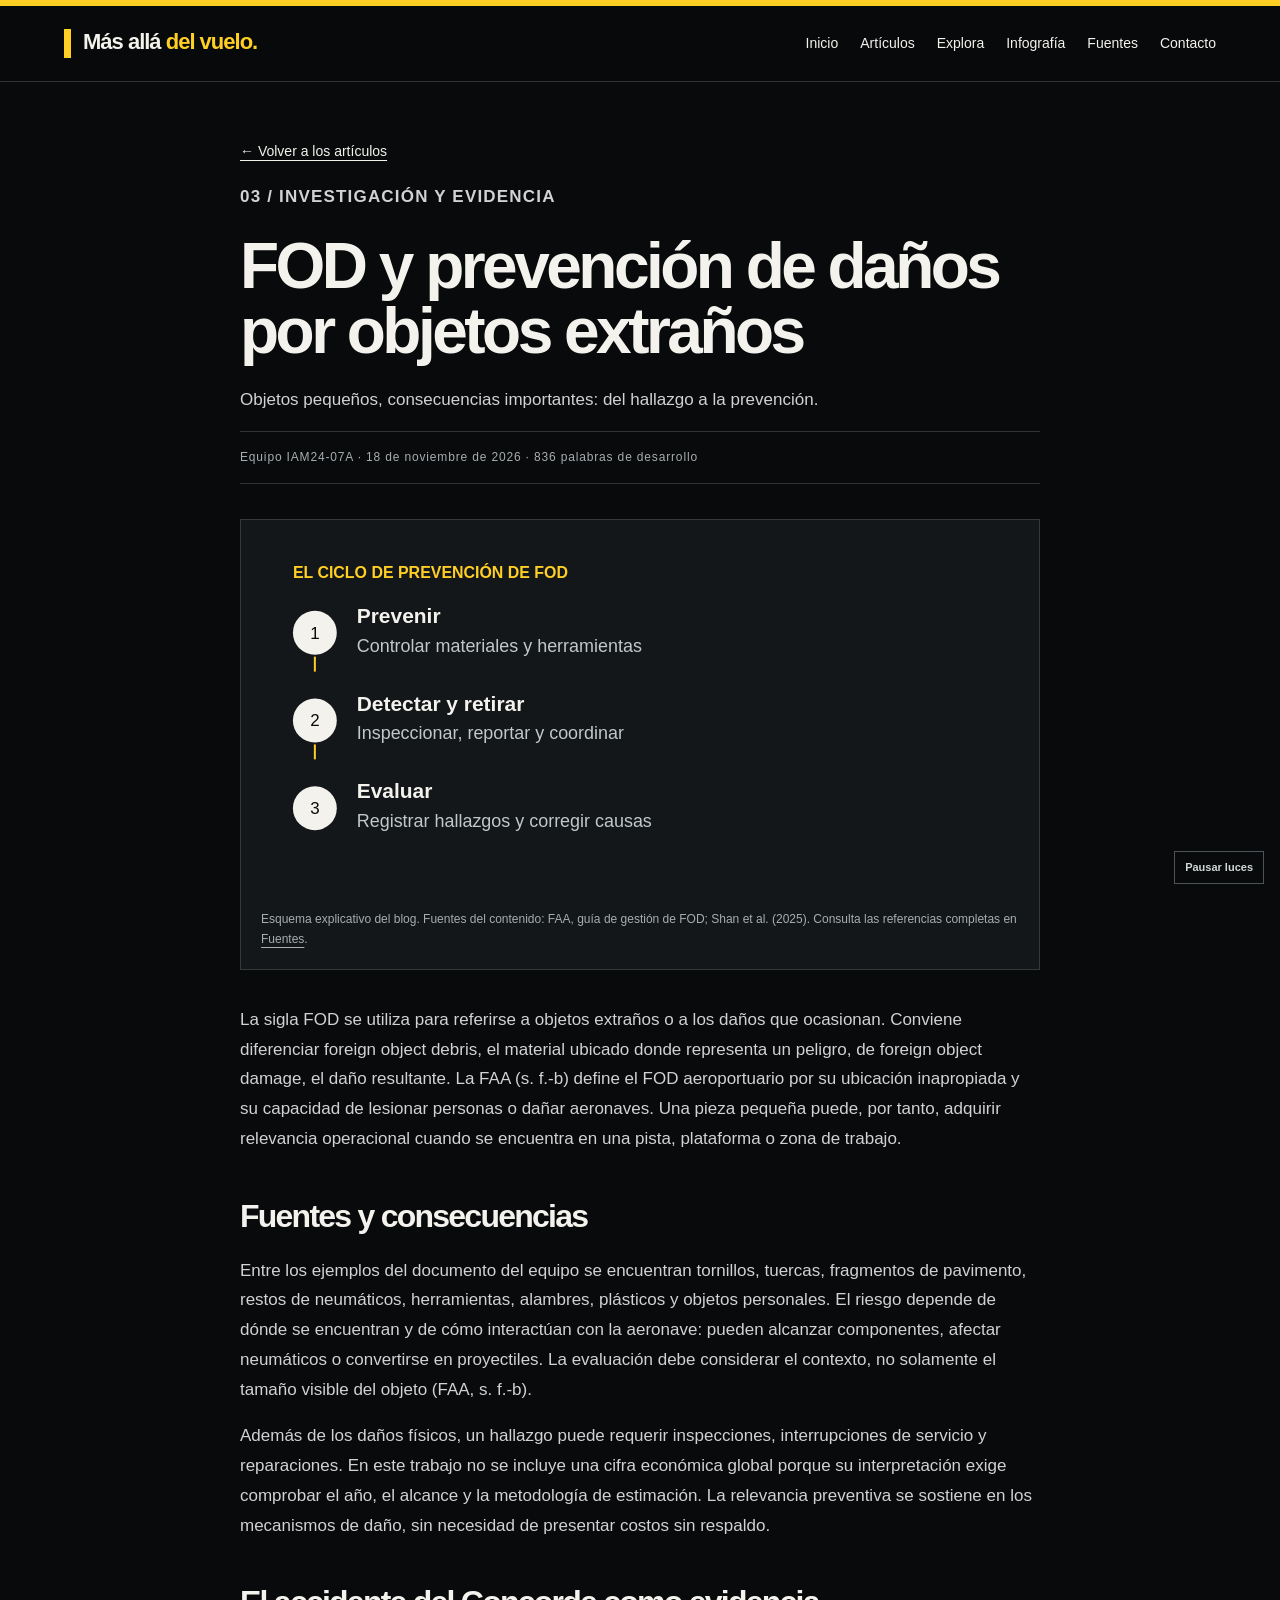
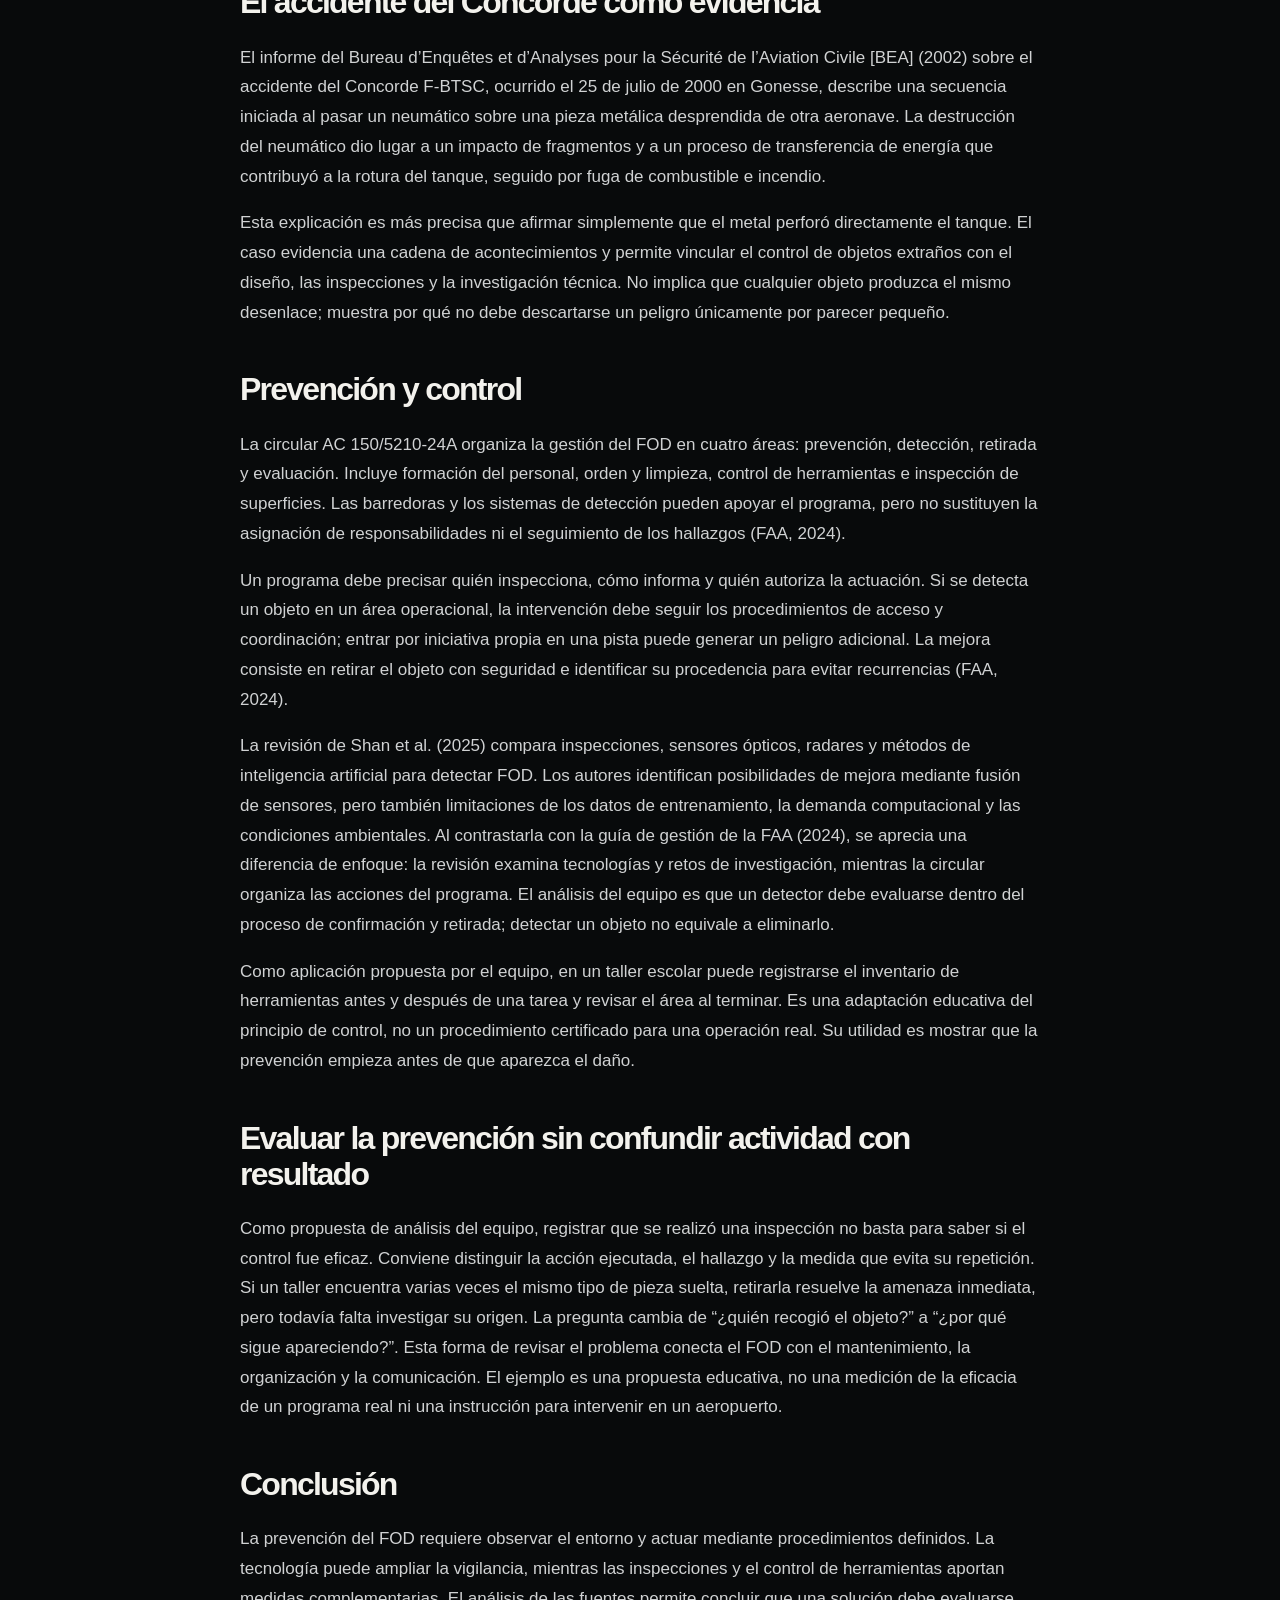
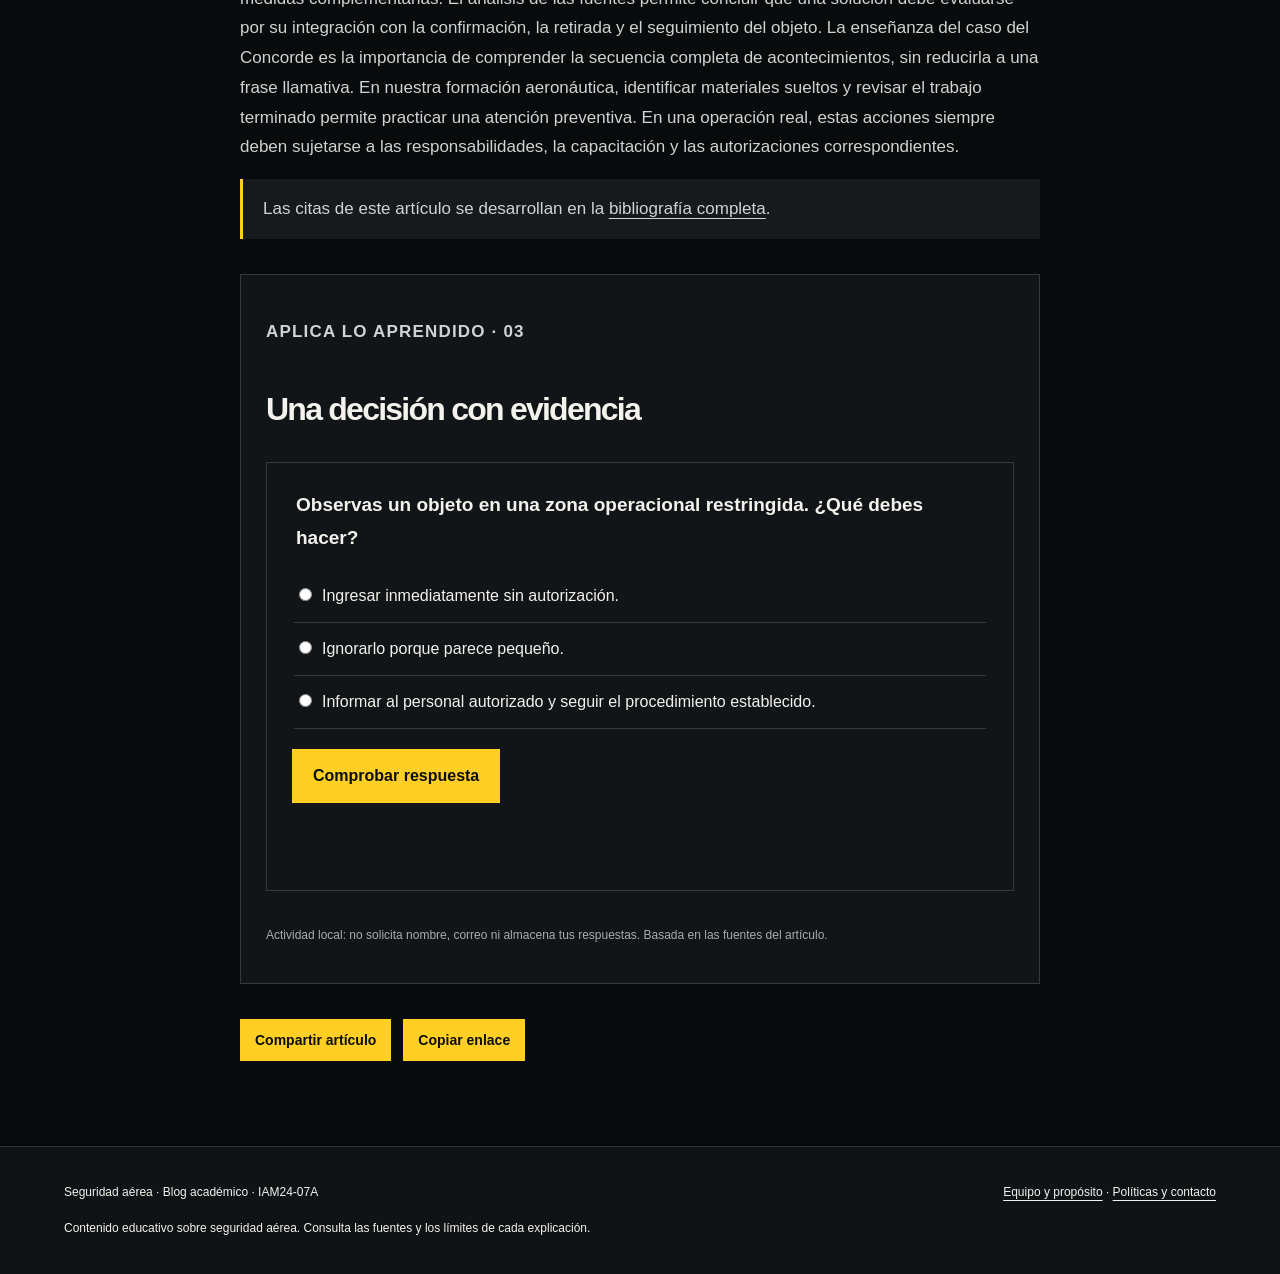
<file: fod.html>
<!doctype html><html lang="es"><head><meta charset="utf-8"><meta name="viewport" content="width=device-width, initial-scale=1"><meta name="description" content="Blog académico sobre seguridad aérea: mitos, registradores, FOD y factor humano."><title>FOD y prevención de daños por objetos extraños · Más allá del vuelo</title><link rel="stylesheet" href="estilos.css"></head><body><div class="ambient" aria-hidden="true"><i style="--left:0%;--duration:17s;--delay:-0s"></i><i style="--left:37%;--duration:18s;--delay:-2s"></i><i style="--left:74%;--duration:19s;--delay:-4s"></i><i style="--left:11%;--duration:20s;--delay:-6s"></i><i style="--left:48%;--duration:21s;--delay:-8s"></i><i style="--left:85%;--duration:22s;--delay:-10s"></i><i style="--left:22%;--duration:23s;--delay:-12s"></i><i style="--left:59%;--duration:24s;--delay:-14s"></i><i style="--left:96%;--duration:25s;--delay:-16s"></i><i style="--left:33%;--duration:17s;--delay:-18s"></i><i style="--left:70%;--duration:18s;--delay:-20s"></i><i style="--left:7%;--duration:19s;--delay:-22s"></i><i style="--left:44%;--duration:20s;--delay:-24s"></i><i style="--left:81%;--duration:21s;--delay:-26s"></i><i style="--left:18%;--duration:22s;--delay:-28s"></i><i style="--left:55%;--duration:23s;--delay:-30s"></i><i style="--left:92%;--duration:24s;--delay:-32s"></i><i style="--left:29%;--duration:25s;--delay:-34s"></i><i style="--left:66%;--duration:17s;--delay:-36s"></i><i style="--left:3%;--duration:18s;--delay:-38s"></i><i style="--left:40%;--duration:19s;--delay:-40s"></i><i style="--left:77%;--duration:20s;--delay:-42s"></i><i style="--left:14%;--duration:21s;--delay:-44s"></i><i style="--left:51%;--duration:22s;--delay:-46s"></i></div><button class="motion-toggle" type="button" aria-pressed="false">Pausar luces</button><a class="skip" href="#contenido">Saltar al contenido</a><div class="top"><header class="wrap"><a class="brand" href="index.html">Más allá<span> del vuelo.</span></a><nav aria-label="Navegación principal"><a href="index.html">Inicio</a><a href="index.html#articulos">Artículos</a><a href="actividades.html">Explora</a><a href="infografia.html">Infografía</a><a href="fuentes.html">Fuentes</a><a href="contacto.html">Contacto</a></nav></header></div><main id="contenido" class="wrap"><article class="reading"><a class="back" href="index.html#articulos">← Volver a los artículos</a><p class="eyebrow">03 / Investigación y evidencia</p><h1>FOD y prevención de daños por objetos extraños</h1><p class="lead">Objetos pequeños, consecuencias importantes: del hallazgo a la prevención.</p><div class="articlemeta">Equipo IAM24-07A · 18 de noviembre de 2026 · 836 palabras de desarrollo</div><figure class="diagram"><img src="fod-esquema.svg" alt="EL CICLO DE PREVENCIÓN DE FOD: Prevenir: Controlar materiales y herramientas. Detectar y retirar: Inspeccionar, reportar y coordinar. Evaluar: Registrar hallazgos y corregir causas." width="760" height="350"><figcaption>Esquema explicativo del blog. Fuentes del contenido: FAA, guía de gestión de FOD; Shan et al. (2025). Consulta las referencias completas en <a href="fuentes.html">Fuentes</a>.</figcaption></figure><p>La sigla FOD se utiliza para referirse a objetos extraños o a los daños que ocasionan. Conviene diferenciar foreign object debris, el material ubicado donde representa un peligro, de foreign object damage, el daño resultante. La FAA (s. f.-b) define el FOD aeroportuario por su ubicación inapropiada y su capacidad de lesionar personas o dañar aeronaves. Una pieza pequeña puede, por tanto, adquirir relevancia operacional cuando se encuentra en una pista, plataforma o zona de trabajo.</p><h2>Fuentes y consecuencias</h2><p>Entre los ejemplos del documento del equipo se encuentran tornillos, tuercas, fragmentos de pavimento, restos de neumáticos, herramientas, alambres, plásticos y objetos personales. El riesgo depende de dónde se encuentran y de cómo interactúan con la aeronave: pueden alcanzar componentes, afectar neumáticos o convertirse en proyectiles. La evaluación debe considerar el contexto, no solamente el tamaño visible del objeto (FAA, s. f.-b).</p><p>Además de los daños físicos, un hallazgo puede requerir inspecciones, interrupciones de servicio y reparaciones. En este trabajo no se incluye una cifra económica global porque su interpretación exige comprobar el año, el alcance y la metodología de estimación. La relevancia preventiva se sostiene en los mecanismos de daño, sin necesidad de presentar costos sin respaldo.</p><h2>El accidente del Concorde como evidencia</h2><p>El informe del Bureau d’Enquêtes et d’Analyses pour la Sécurité de l’Aviation Civile [BEA] (2002) sobre el accidente del Concorde F-BTSC, ocurrido el 25 de julio de 2000 en Gonesse, describe una secuencia iniciada al pasar un neumático sobre una pieza metálica desprendida de otra aeronave. La destrucción del neumático dio lugar a un impacto de fragmentos y a un proceso de transferencia de energía que contribuyó a la rotura del tanque, seguido por fuga de combustible e incendio.</p><p>Esta explicación es más precisa que afirmar simplemente que el metal perforó directamente el tanque. El caso evidencia una cadena de acontecimientos y permite vincular el control de objetos extraños con el diseño, las inspecciones y la investigación técnica. No implica que cualquier objeto produzca el mismo desenlace; muestra por qué no debe descartarse un peligro únicamente por parecer pequeño.</p><h2>Prevención y control</h2><p>La circular AC 150/5210-24A organiza la gestión del FOD en cuatro áreas: prevención, detección, retirada y evaluación. Incluye formación del personal, orden y limpieza, control de herramientas e inspección de superficies. Las barredoras y los sistemas de detección pueden apoyar el programa, pero no sustituyen la asignación de responsabilidades ni el seguimiento de los hallazgos (FAA, 2024).</p><p>Un programa debe precisar quién inspecciona, cómo informa y quién autoriza la actuación. Si se detecta un objeto en un área operacional, la intervención debe seguir los procedimientos de acceso y coordinación; entrar por iniciativa propia en una pista puede generar un peligro adicional. La mejora consiste en retirar el objeto con seguridad e identificar su procedencia para evitar recurrencias (FAA, 2024).</p><p>La revisión de Shan et al. (2025) compara inspecciones, sensores ópticos, radares y métodos de inteligencia artificial para detectar FOD. Los autores identifican posibilidades de mejora mediante fusión de sensores, pero también limitaciones de los datos de entrenamiento, la demanda computacional y las condiciones ambientales. Al contrastarla con la guía de gestión de la FAA (2024), se aprecia una diferencia de enfoque: la revisión examina tecnologías y retos de investigación, mientras la circular organiza las acciones del programa. El análisis del equipo es que un detector debe evaluarse dentro del proceso de confirmación y retirada; detectar un objeto no equivale a eliminarlo.</p><p>Como aplicación propuesta por el equipo, en un taller escolar puede registrarse el inventario de herramientas antes y después de una tarea y revisar el área al terminar. Es una adaptación educativa del principio de control, no un procedimiento certificado para una operación real. Su utilidad es mostrar que la prevención empieza antes de que aparezca el daño.</p><h2>Evaluar la prevención sin confundir actividad con resultado</h2><p>Como propuesta de análisis del equipo, registrar que se realizó una inspección no basta para saber si el control fue eficaz. Conviene distinguir la acción ejecutada, el hallazgo y la medida que evita su repetición. Si un taller encuentra varias veces el mismo tipo de pieza suelta, retirarla resuelve la amenaza inmediata, pero todavía falta investigar su origen. La pregunta cambia de “¿quién recogió el objeto?” a “¿por qué sigue apareciendo?”. Esta forma de revisar el problema conecta el FOD con el mantenimiento, la organización y la comunicación. El ejemplo es una propuesta educativa, no una medición de la eficacia de un programa real ni una instrucción para intervenir en un aeropuerto.</p><h2>Conclusión</h2><p>La prevención del FOD requiere observar el entorno y actuar mediante procedimientos definidos. La tecnología puede ampliar la vigilancia, mientras las inspecciones y el control de herramientas aportan medidas complementarias. El análisis de las fuentes permite concluir que una solución debe evaluarse por su integración con la confirmación, la retirada y el seguimiento del objeto. La enseñanza del caso del Concorde es la importancia de comprender la secuencia completa de acontecimientos, sin reducirla a una frase llamativa. En nuestra formación aeronáutica, identificar materiales sueltos y revisar el trabajo terminado permite practicar una atención preventiva. En una operación real, estas acciones siempre deben sujetarse a las responsabilidades, la capacitación y las autorizaciones correspondientes.</p><p class="note">Las citas de este artículo se desarrollan en la <a href="fuentes.html">bibliografía completa</a>.</p><section class="learning" aria-label="Actividad de aplicación"><p class="eyebrow">Aplica lo aprendido · 03</p><h2>Una decisión con evidencia</h2><form class="exercise" data-answer="2"><fieldset><legend>Observas un objeto en una zona operacional restringida. ¿Qué debes hacer?</legend><label><input type="radio" name="decision" value="0" required>Ingresar inmediatamente sin autorización.</label><label><input type="radio" name="decision" value="1" required>Ignorarlo porque parece pequeño.</label><label><input type="radio" name="decision" value="2" required>Informar al personal autorizado y seguir el procedimiento establecido.</label></fieldset><button type="submit">Comprobar respuesta</button><p class="feedback" aria-live="polite" data-good="Correcto. La prevención incluye reportar y coordinar una retirada segura. Entrar sin autorización añade un riesgo." data-bad="Revisa la explicación: La prevención incluye reportar y coordinar una retirada segura. Entrar sin autorización añade un riesgo."></p></form><p class="caption">Actividad local: no solicita nombre, correo ni almacena tus respuestas. Basada en las fuentes del artículo.</p></section><div class="share"><button type="button" data-share>Compartir artículo</button><button type="button" data-copy>Copiar enlace</button><span class="share-status" role="status"></span></div></article></main><footer><div class="wrap row"><span>Seguridad aérea · Blog académico · IAM24-07A</span><div><a href="acerca.html">Equipo y propósito</a> · <a href="politicas.html">Políticas y contacto</a></div></div><div class="wrap">Contenido educativo sobre seguridad aérea. Consulta las fuentes y los límites de cada explicación.</div></footer><script src="interaccion.js" defer></script></body></html>
</file>
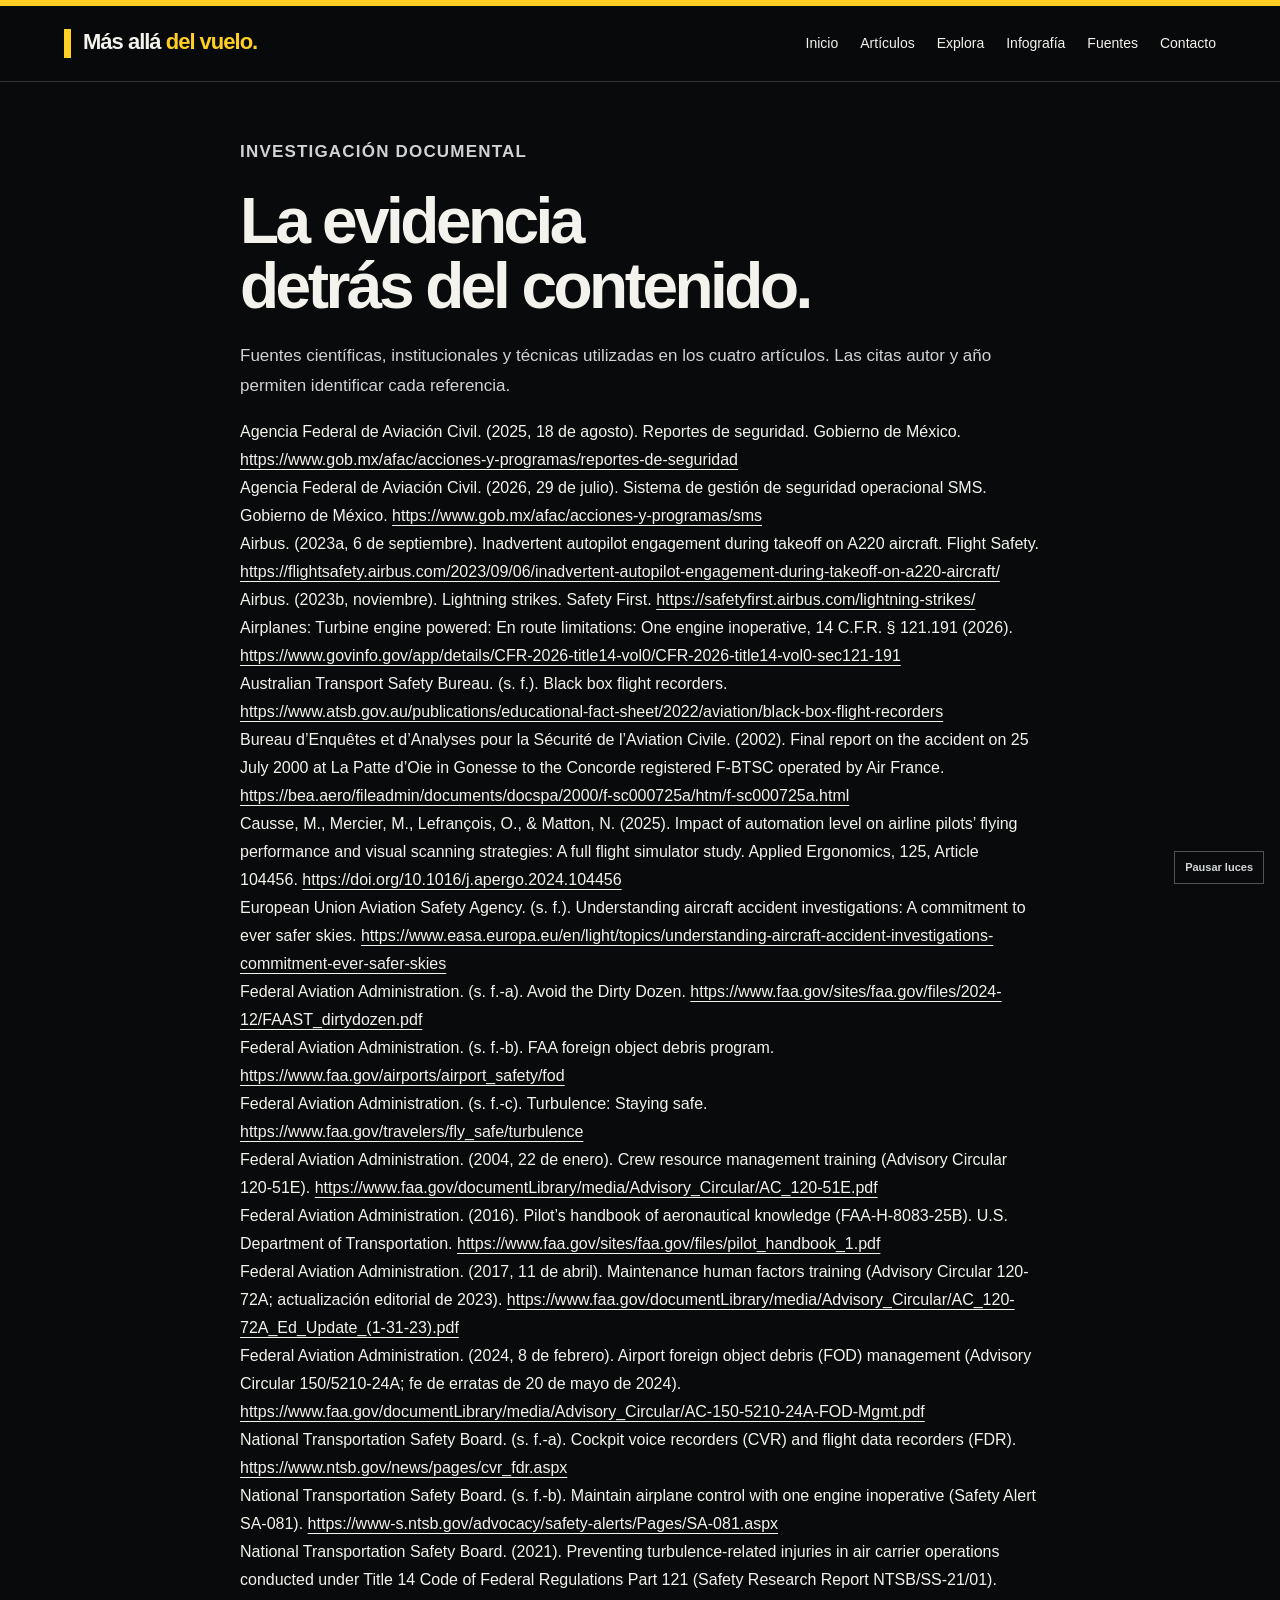
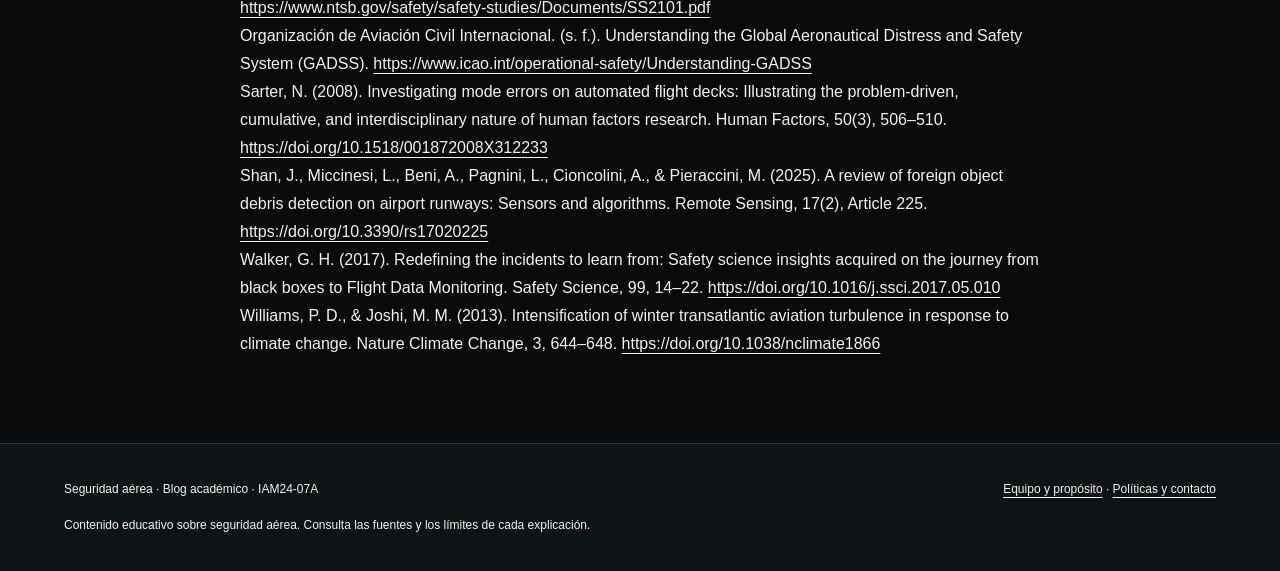
<file: fuentes.html>
<!doctype html><html lang="es"><head><meta charset="utf-8"><meta name="viewport" content="width=device-width, initial-scale=1"><meta name="description" content="Blog académico sobre seguridad aérea: mitos, registradores, FOD y factor humano."><title>Referencias · Más allá del vuelo</title><link rel="stylesheet" href="estilos.css"></head><body><div class="ambient" aria-hidden="true"><i style="--left:0%;--duration:17s;--delay:-0s"></i><i style="--left:37%;--duration:18s;--delay:-2s"></i><i style="--left:74%;--duration:19s;--delay:-4s"></i><i style="--left:11%;--duration:20s;--delay:-6s"></i><i style="--left:48%;--duration:21s;--delay:-8s"></i><i style="--left:85%;--duration:22s;--delay:-10s"></i><i style="--left:22%;--duration:23s;--delay:-12s"></i><i style="--left:59%;--duration:24s;--delay:-14s"></i><i style="--left:96%;--duration:25s;--delay:-16s"></i><i style="--left:33%;--duration:17s;--delay:-18s"></i><i style="--left:70%;--duration:18s;--delay:-20s"></i><i style="--left:7%;--duration:19s;--delay:-22s"></i><i style="--left:44%;--duration:20s;--delay:-24s"></i><i style="--left:81%;--duration:21s;--delay:-26s"></i><i style="--left:18%;--duration:22s;--delay:-28s"></i><i style="--left:55%;--duration:23s;--delay:-30s"></i><i style="--left:92%;--duration:24s;--delay:-32s"></i><i style="--left:29%;--duration:25s;--delay:-34s"></i><i style="--left:66%;--duration:17s;--delay:-36s"></i><i style="--left:3%;--duration:18s;--delay:-38s"></i><i style="--left:40%;--duration:19s;--delay:-40s"></i><i style="--left:77%;--duration:20s;--delay:-42s"></i><i style="--left:14%;--duration:21s;--delay:-44s"></i><i style="--left:51%;--duration:22s;--delay:-46s"></i></div><button class="motion-toggle" type="button" aria-pressed="false">Pausar luces</button><a class="skip" href="#contenido">Saltar al contenido</a><div class="top"><header class="wrap"><a class="brand" href="index.html">Más allá<span> del vuelo.</span></a><nav aria-label="Navegación principal"><a href="index.html">Inicio</a><a href="index.html#articulos">Artículos</a><a href="actividades.html">Explora</a><a href="infografia.html">Infografía</a><a href="fuentes.html">Fuentes</a><a href="contacto.html">Contacto</a></nav></header></div><main id="contenido" class="wrap"><div class="reading"><p class="eyebrow">Investigación documental</p><h1>La evidencia<br>detrás del contenido.</h1><p>Fuentes científicas, institucionales y técnicas utilizadas en los cuatro artículos. Las citas autor y año permiten identificar cada referencia.</p><div class="reference">Agencia Federal de Aviación Civil. (2025, 18 de agosto). Reportes de seguridad. Gobierno de México. <a href="https://www.gob.mx/afac/acciones-y-programas/reportes-de-seguridad" target="_blank" rel="noopener noreferrer">https://www.gob.mx/afac/acciones-y-programas/reportes-de-seguridad</a></div><div class="reference">Agencia Federal de Aviación Civil. (2026, 29 de julio). Sistema de gestión de seguridad operacional SMS. Gobierno de México. <a href="https://www.gob.mx/afac/acciones-y-programas/sms" target="_blank" rel="noopener noreferrer">https://www.gob.mx/afac/acciones-y-programas/sms</a></div><div class="reference">Airbus. (2023a, 6 de septiembre). Inadvertent autopilot engagement during takeoff on A220 aircraft. Flight Safety. <a href="https://flightsafety.airbus.com/2023/09/06/inadvertent-autopilot-engagement-during-takeoff-on-a220-aircraft/" target="_blank" rel="noopener noreferrer">https://flightsafety.airbus.com/2023/09/06/inadvertent-autopilot-engagement-during-takeoff-on-a220-aircraft/</a></div><div class="reference">Airbus. (2023b, noviembre). Lightning strikes. Safety First. <a href="https://safetyfirst.airbus.com/lightning-strikes/" target="_blank" rel="noopener noreferrer">https://safetyfirst.airbus.com/lightning-strikes/</a></div><div class="reference">Airplanes: Turbine engine powered: En route limitations: One engine inoperative, 14 C.F.R. § 121.191 (2026). <a href="https://www.govinfo.gov/app/details/CFR-2026-title14-vol0/CFR-2026-title14-vol0-sec121-191" target="_blank" rel="noopener noreferrer">https://www.govinfo.gov/app/details/CFR-2026-title14-vol0/CFR-2026-title14-vol0-sec121-191</a></div><div class="reference">Australian Transport Safety Bureau. (s. f.). Black box flight recorders. <a href="https://www.atsb.gov.au/publications/educational-fact-sheet/2022/aviation/black-box-flight-recorders" target="_blank" rel="noopener noreferrer">https://www.atsb.gov.au/publications/educational-fact-sheet/2022/aviation/black-box-flight-recorders</a></div><div class="reference">Bureau d’Enquêtes et d’Analyses pour la Sécurité de l’Aviation Civile. (2002). Final report on the accident on 25 July 2000 at La Patte d’Oie in Gonesse to the Concorde registered F-BTSC operated by Air France. <a href="https://bea.aero/fileadmin/documents/docspa/2000/f-sc000725a/htm/f-sc000725a.html" target="_blank" rel="noopener noreferrer">https://bea.aero/fileadmin/documents/docspa/2000/f-sc000725a/htm/f-sc000725a.html</a></div><div class="reference">Causse, M., Mercier, M., Lefrançois, O., &amp; Matton, N. (2025). Impact of automation level on airline pilots’ flying performance and visual scanning strategies: A full flight simulator study. Applied Ergonomics, 125, Article 104456. <a href="https://doi.org/10.1016/j.apergo.2024.104456" target="_blank" rel="noopener noreferrer">https://doi.org/10.1016/j.apergo.2024.104456</a></div><div class="reference">European Union Aviation Safety Agency. (s. f.). Understanding aircraft accident investigations: A commitment to ever safer skies. <a href="https://www.easa.europa.eu/en/light/topics/understanding-aircraft-accident-investigations-commitment-ever-safer-skies" target="_blank" rel="noopener noreferrer">https://www.easa.europa.eu/en/light/topics/understanding-aircraft-accident-investigations-commitment-ever-safer-skies</a></div><div class="reference">Federal Aviation Administration. (s. f.-a). Avoid the Dirty Dozen. <a href="https://www.faa.gov/sites/faa.gov/files/2024-12/FAAST_dirtydozen.pdf" target="_blank" rel="noopener noreferrer">https://www.faa.gov/sites/faa.gov/files/2024-12/FAAST_dirtydozen.pdf</a></div><div class="reference">Federal Aviation Administration. (s. f.-b). FAA foreign object debris program. <a href="https://www.faa.gov/airports/airport_safety/fod" target="_blank" rel="noopener noreferrer">https://www.faa.gov/airports/airport_safety/fod</a></div><div class="reference">Federal Aviation Administration. (s. f.-c). Turbulence: Staying safe. <a href="https://www.faa.gov/travelers/fly_safe/turbulence" target="_blank" rel="noopener noreferrer">https://www.faa.gov/travelers/fly_safe/turbulence</a></div><div class="reference">Federal Aviation Administration. (2004, 22 de enero). Crew resource management training (Advisory Circular 120-51E). <a href="https://www.faa.gov/documentLibrary/media/Advisory_Circular/AC_120-51E.pdf" target="_blank" rel="noopener noreferrer">https://www.faa.gov/documentLibrary/media/Advisory_Circular/AC_120-51E.pdf</a></div><div class="reference">Federal Aviation Administration. (2016). Pilot’s handbook of aeronautical knowledge (FAA-H-8083-25B). U.S. Department of Transportation. <a href="https://www.faa.gov/sites/faa.gov/files/pilot_handbook_1.pdf" target="_blank" rel="noopener noreferrer">https://www.faa.gov/sites/faa.gov/files/pilot_handbook_1.pdf</a></div><div class="reference">Federal Aviation Administration. (2017, 11 de abril). Maintenance human factors training (Advisory Circular 120-72A; actualización editorial de 2023). <a href="https://www.faa.gov/documentLibrary/media/Advisory_Circular/AC_120-72A_Ed_Update_(1-31-23).pdf" target="_blank" rel="noopener noreferrer">https://www.faa.gov/documentLibrary/media/Advisory_Circular/AC_120-72A_Ed_Update_(1-31-23).pdf</a></div><div class="reference">Federal Aviation Administration. (2024, 8 de febrero). Airport foreign object debris (FOD) management (Advisory Circular 150/5210-24A; fe de erratas de 20 de mayo de 2024). <a href="https://www.faa.gov/documentLibrary/media/Advisory_Circular/AC-150-5210-24A-FOD-Mgmt.pdf" target="_blank" rel="noopener noreferrer">https://www.faa.gov/documentLibrary/media/Advisory_Circular/AC-150-5210-24A-FOD-Mgmt.pdf</a></div><div class="reference">National Transportation Safety Board. (s. f.-a). Cockpit voice recorders (CVR) and flight data recorders (FDR). <a href="https://www.ntsb.gov/news/pages/cvr_fdr.aspx" target="_blank" rel="noopener noreferrer">https://www.ntsb.gov/news/pages/cvr_fdr.aspx</a></div><div class="reference">National Transportation Safety Board. (s. f.-b). Maintain airplane control with one engine inoperative (Safety Alert SA-081). <a href="https://www-s.ntsb.gov/advocacy/safety-alerts/Pages/SA-081.aspx" target="_blank" rel="noopener noreferrer">https://www-s.ntsb.gov/advocacy/safety-alerts/Pages/SA-081.aspx</a></div><div class="reference">National Transportation Safety Board. (2021). Preventing turbulence-related injuries in air carrier operations conducted under Title 14 Code of Federal Regulations Part 121 (Safety Research Report NTSB/SS-21/01). <a href="https://www.ntsb.gov/safety/safety-studies/Documents/SS2101.pdf" target="_blank" rel="noopener noreferrer">https://www.ntsb.gov/safety/safety-studies/Documents/SS2101.pdf</a></div><div class="reference">Organización de Aviación Civil Internacional. (s. f.). Understanding the Global Aeronautical Distress and Safety System (GADSS). <a href="https://www.icao.int/operational-safety/Understanding-GADSS" target="_blank" rel="noopener noreferrer">https://www.icao.int/operational-safety/Understanding-GADSS</a></div><div class="reference">Sarter, N. (2008). Investigating mode errors on automated flight decks: Illustrating the problem-driven, cumulative, and interdisciplinary nature of human factors research. Human Factors, 50(3), 506–510. <a href="https://doi.org/10.1518/001872008X312233" target="_blank" rel="noopener noreferrer">https://doi.org/10.1518/001872008X312233</a></div><div class="reference">Shan, J., Miccinesi, L., Beni, A., Pagnini, L., Cioncolini, A., &amp; Pieraccini, M. (2025). A review of foreign object debris detection on airport runways: Sensors and algorithms. Remote Sensing, 17(2), Article 225. <a href="https://doi.org/10.3390/rs17020225" target="_blank" rel="noopener noreferrer">https://doi.org/10.3390/rs17020225</a></div><div class="reference">Walker, G. H. (2017). Redefining the incidents to learn from: Safety science insights acquired on the journey from black boxes to Flight Data Monitoring. Safety Science, 99, 14–22. <a href="https://doi.org/10.1016/j.ssci.2017.05.010" target="_blank" rel="noopener noreferrer">https://doi.org/10.1016/j.ssci.2017.05.010</a></div><div class="reference">Williams, P. D., &amp; Joshi, M. M. (2013). Intensification of winter transatlantic aviation turbulence in response to climate change. Nature Climate Change, 3, 644–648. <a href="https://doi.org/10.1038/nclimate1866" target="_blank" rel="noopener noreferrer">https://doi.org/10.1038/nclimate1866</a></div></div></main><footer><div class="wrap row"><span>Seguridad aérea · Blog académico · IAM24-07A</span><div><a href="acerca.html">Equipo y propósito</a> · <a href="politicas.html">Políticas y contacto</a></div></div><div class="wrap">Contenido educativo sobre seguridad aérea. Consulta las fuentes y los límites de cada explicación.</div></footer><script src="interaccion.js" defer></script></body></html>
</file>
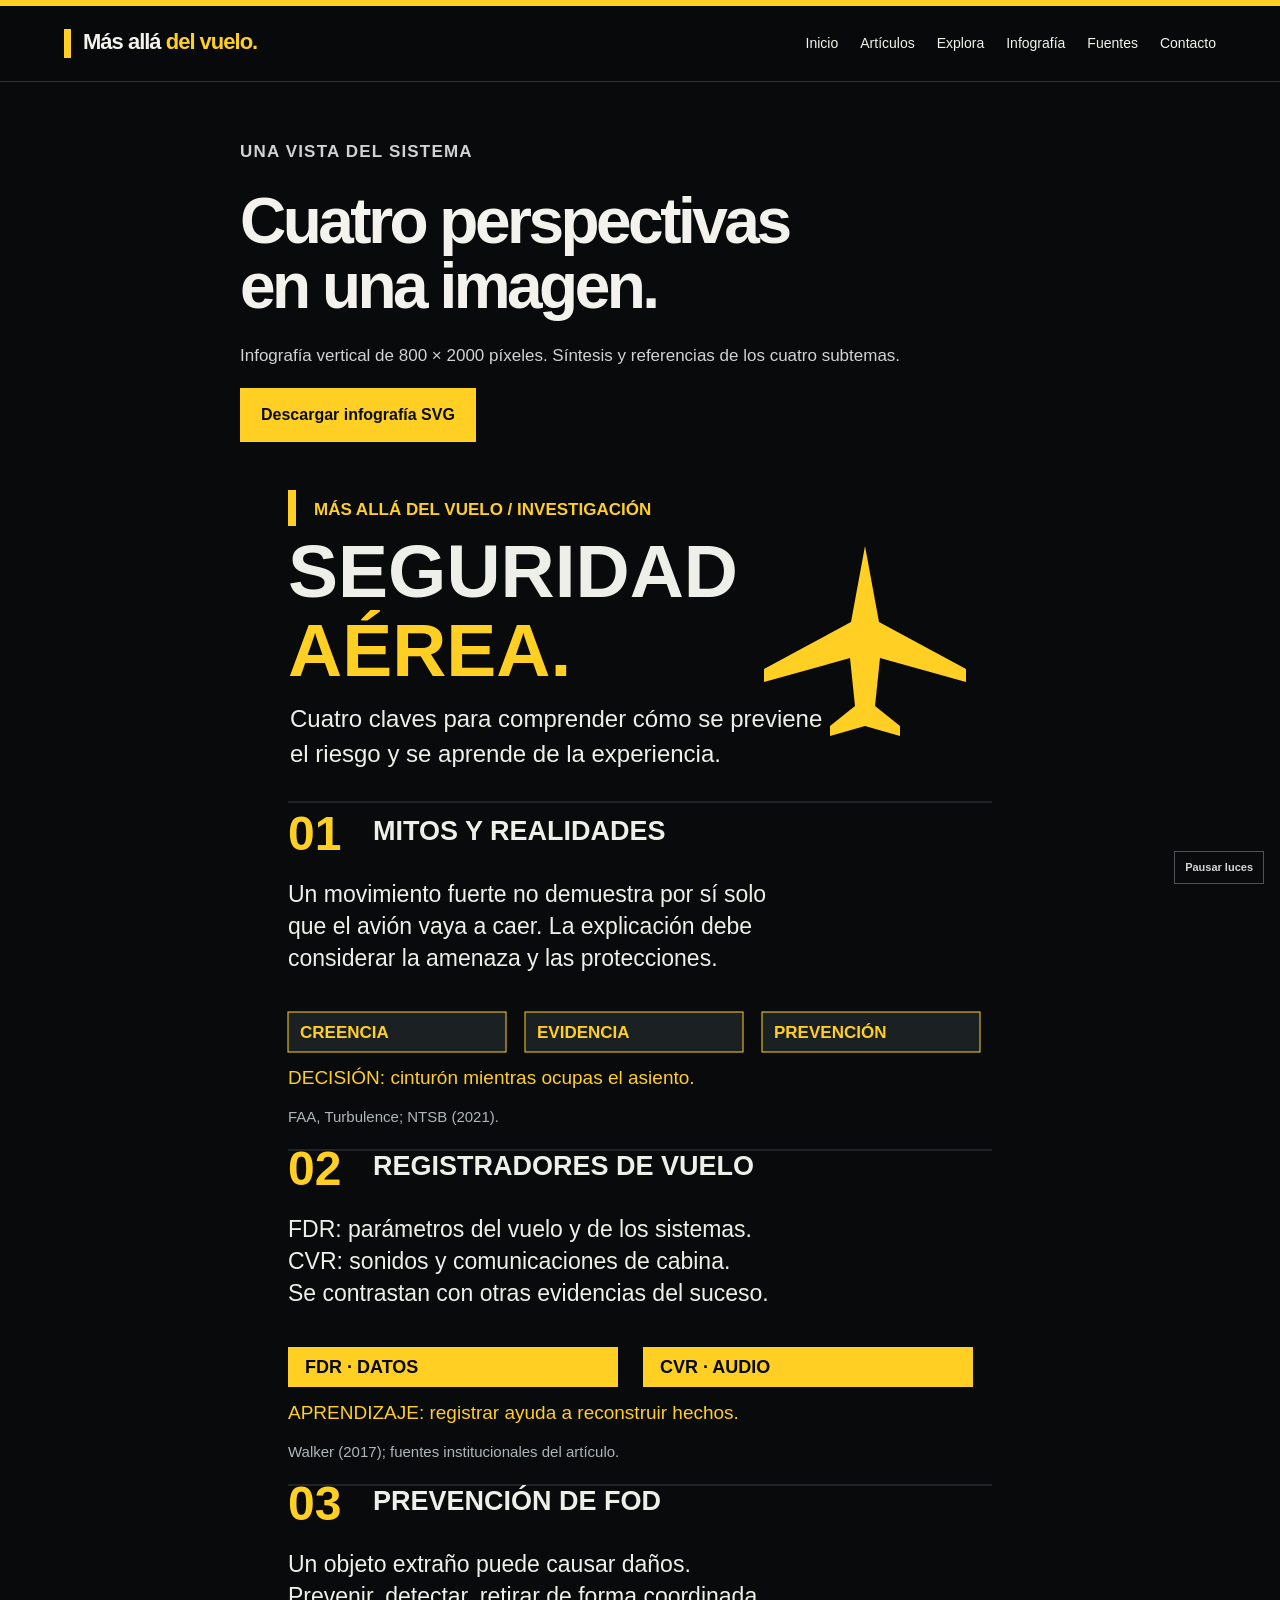
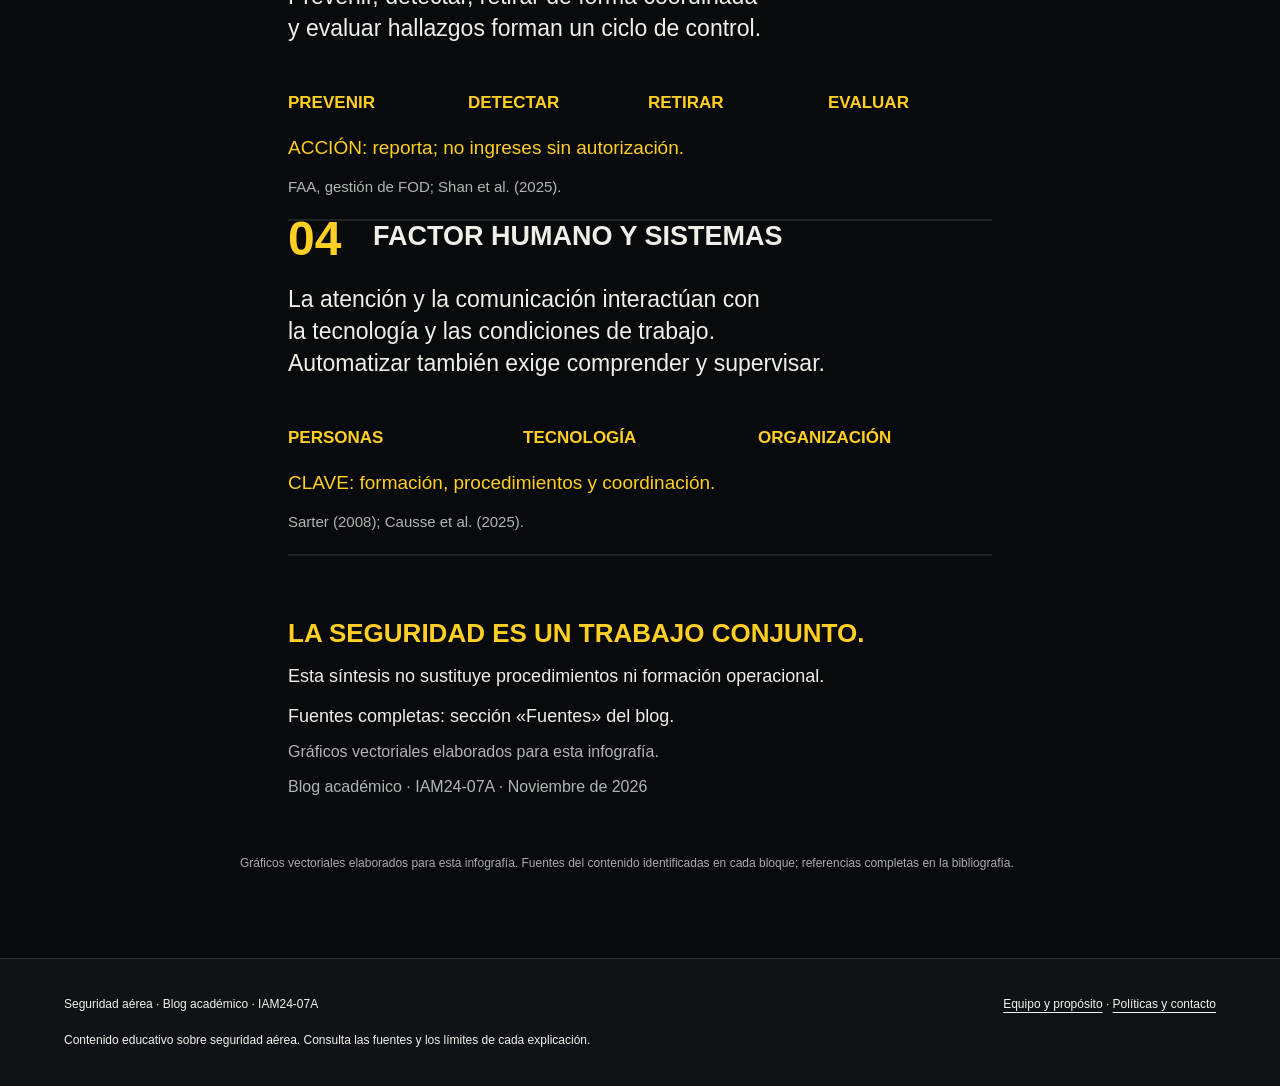
<file: infografia.html>
<!doctype html><html lang="es"><head><meta charset="utf-8"><meta name="viewport" content="width=device-width, initial-scale=1"><meta name="description" content="Blog académico sobre seguridad aérea: mitos, registradores, FOD y factor humano."><title>Infografía · Más allá del vuelo</title><link rel="stylesheet" href="estilos.css"></head><body><div class="ambient" aria-hidden="true"><i style="--left:0%;--duration:17s;--delay:-0s"></i><i style="--left:37%;--duration:18s;--delay:-2s"></i><i style="--left:74%;--duration:19s;--delay:-4s"></i><i style="--left:11%;--duration:20s;--delay:-6s"></i><i style="--left:48%;--duration:21s;--delay:-8s"></i><i style="--left:85%;--duration:22s;--delay:-10s"></i><i style="--left:22%;--duration:23s;--delay:-12s"></i><i style="--left:59%;--duration:24s;--delay:-14s"></i><i style="--left:96%;--duration:25s;--delay:-16s"></i><i style="--left:33%;--duration:17s;--delay:-18s"></i><i style="--left:70%;--duration:18s;--delay:-20s"></i><i style="--left:7%;--duration:19s;--delay:-22s"></i><i style="--left:44%;--duration:20s;--delay:-24s"></i><i style="--left:81%;--duration:21s;--delay:-26s"></i><i style="--left:18%;--duration:22s;--delay:-28s"></i><i style="--left:55%;--duration:23s;--delay:-30s"></i><i style="--left:92%;--duration:24s;--delay:-32s"></i><i style="--left:29%;--duration:25s;--delay:-34s"></i><i style="--left:66%;--duration:17s;--delay:-36s"></i><i style="--left:3%;--duration:18s;--delay:-38s"></i><i style="--left:40%;--duration:19s;--delay:-40s"></i><i style="--left:77%;--duration:20s;--delay:-42s"></i><i style="--left:14%;--duration:21s;--delay:-44s"></i><i style="--left:51%;--duration:22s;--delay:-46s"></i></div><button class="motion-toggle" type="button" aria-pressed="false">Pausar luces</button><a class="skip" href="#contenido">Saltar al contenido</a><div class="top"><header class="wrap"><a class="brand" href="index.html">Más allá<span> del vuelo.</span></a><nav aria-label="Navegación principal"><a href="index.html">Inicio</a><a href="index.html#articulos">Artículos</a><a href="actividades.html">Explora</a><a href="infografia.html">Infografía</a><a href="fuentes.html">Fuentes</a><a href="contacto.html">Contacto</a></nav></header></div><main id="contenido" class="wrap"><div class="reading"><p class="eyebrow">Una vista del sistema</p><h1>Cuatro perspectivas<br>en una imagen.</h1><p>Infografía vertical de 800 × 2000 píxeles. Síntesis y referencias de los cuatro subtemas.</p><a class="btn" href="infografia.svg" download>Descargar infografía SVG</a><img class="infographic" src="infografia.svg" alt="Infografía con cuatro apartados: mitos y realidades, registradores, FOD y factor humano. Cada apartado resume su contribución a la seguridad aérea e identifica sus fuentes."><p class="caption">Gráficos vectoriales elaborados para esta infografía. Fuentes del contenido identificadas en cada bloque; referencias completas en la bibliografía.</p></div></main><footer><div class="wrap row"><span>Seguridad aérea · Blog académico · IAM24-07A</span><div><a href="acerca.html">Equipo y propósito</a> · <a href="politicas.html">Políticas y contacto</a></div></div><div class="wrap">Contenido educativo sobre seguridad aérea. Consulta las fuentes y los límites de cada explicación.</div></footer><script src="interaccion.js" defer></script></body></html>
</file>
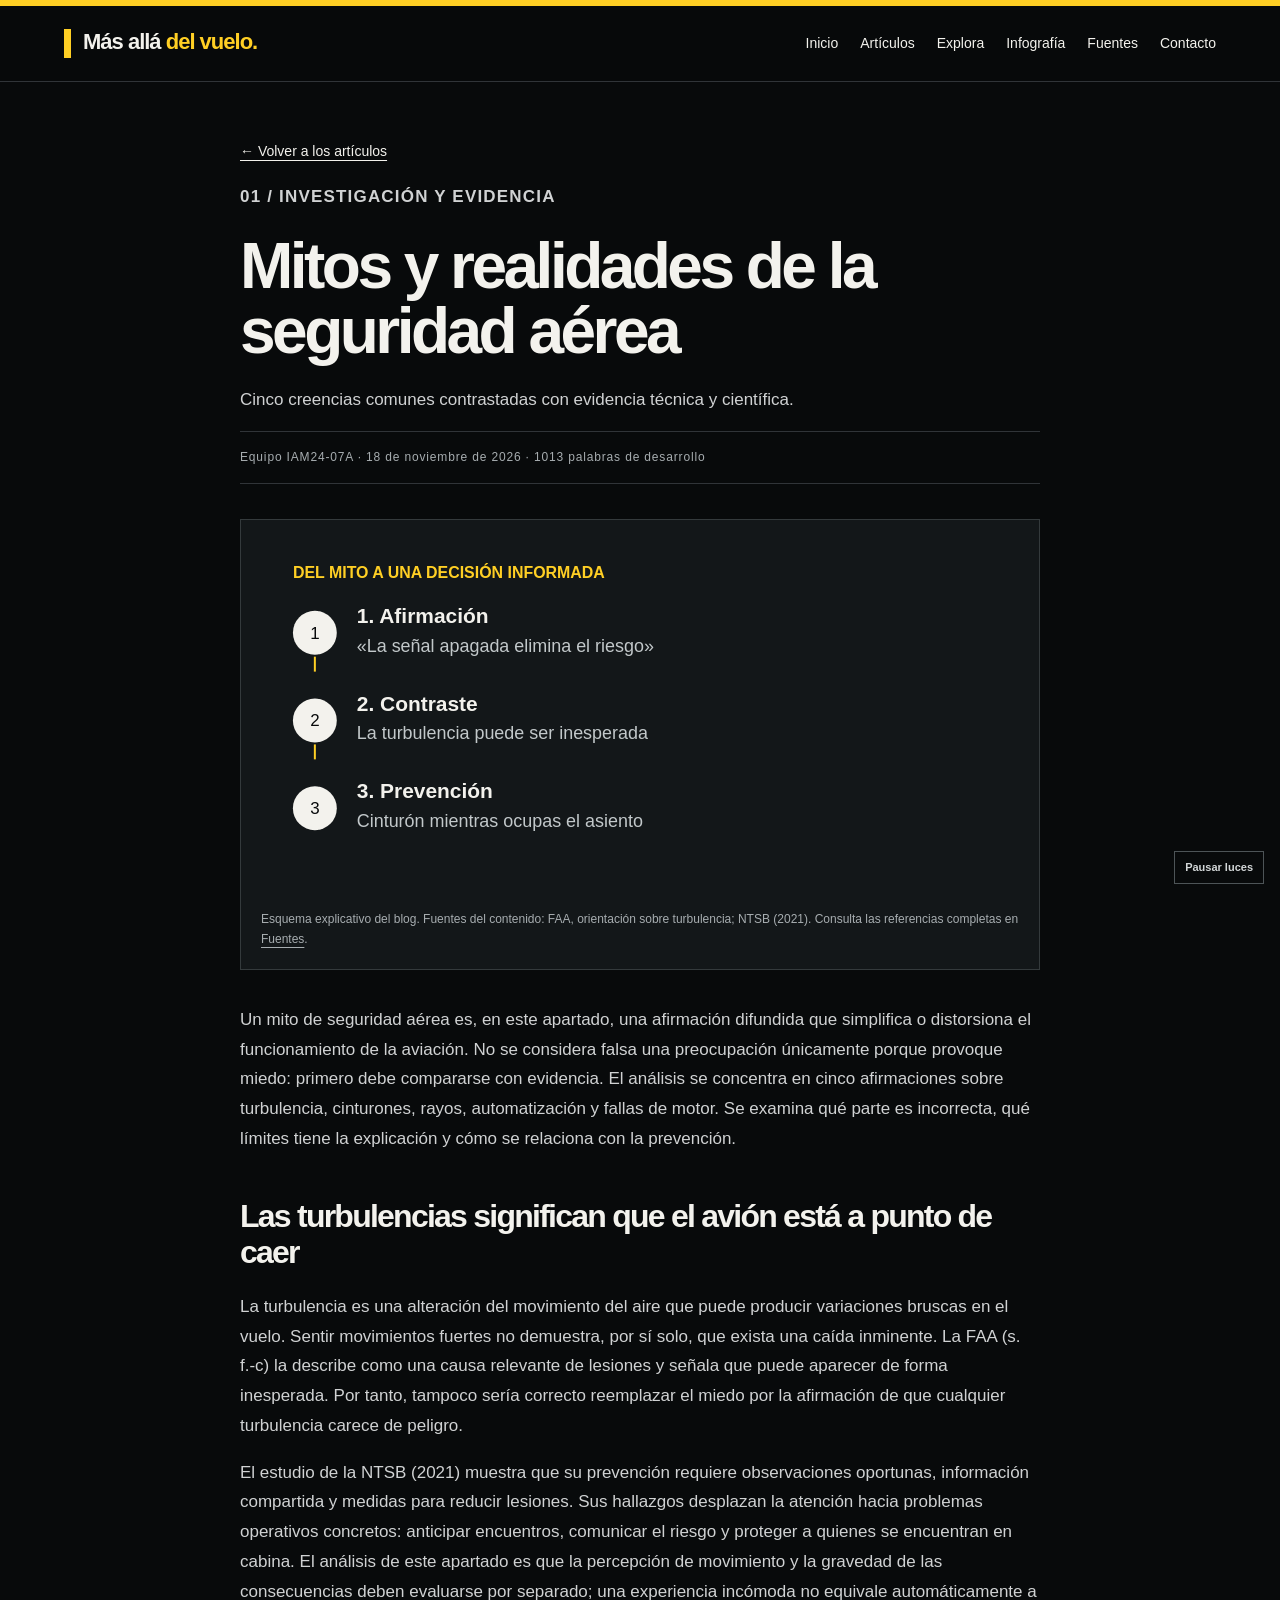
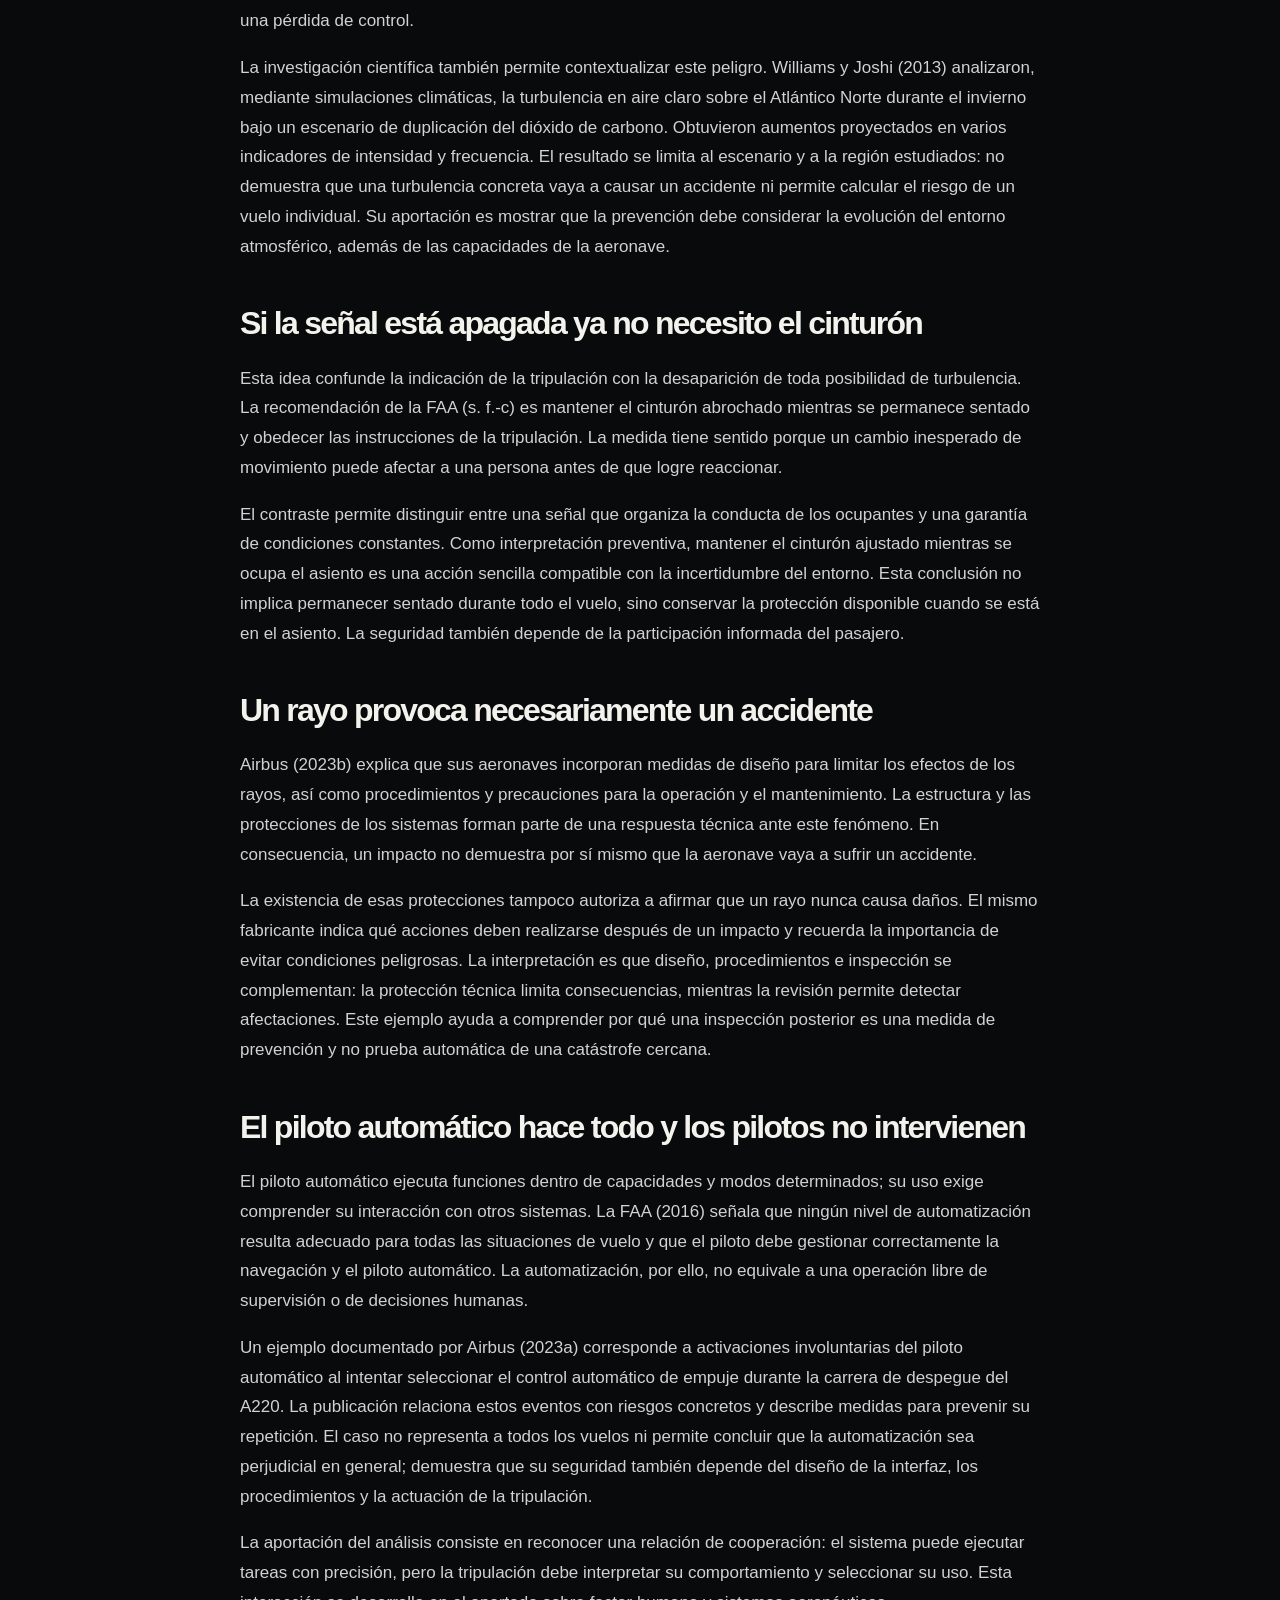
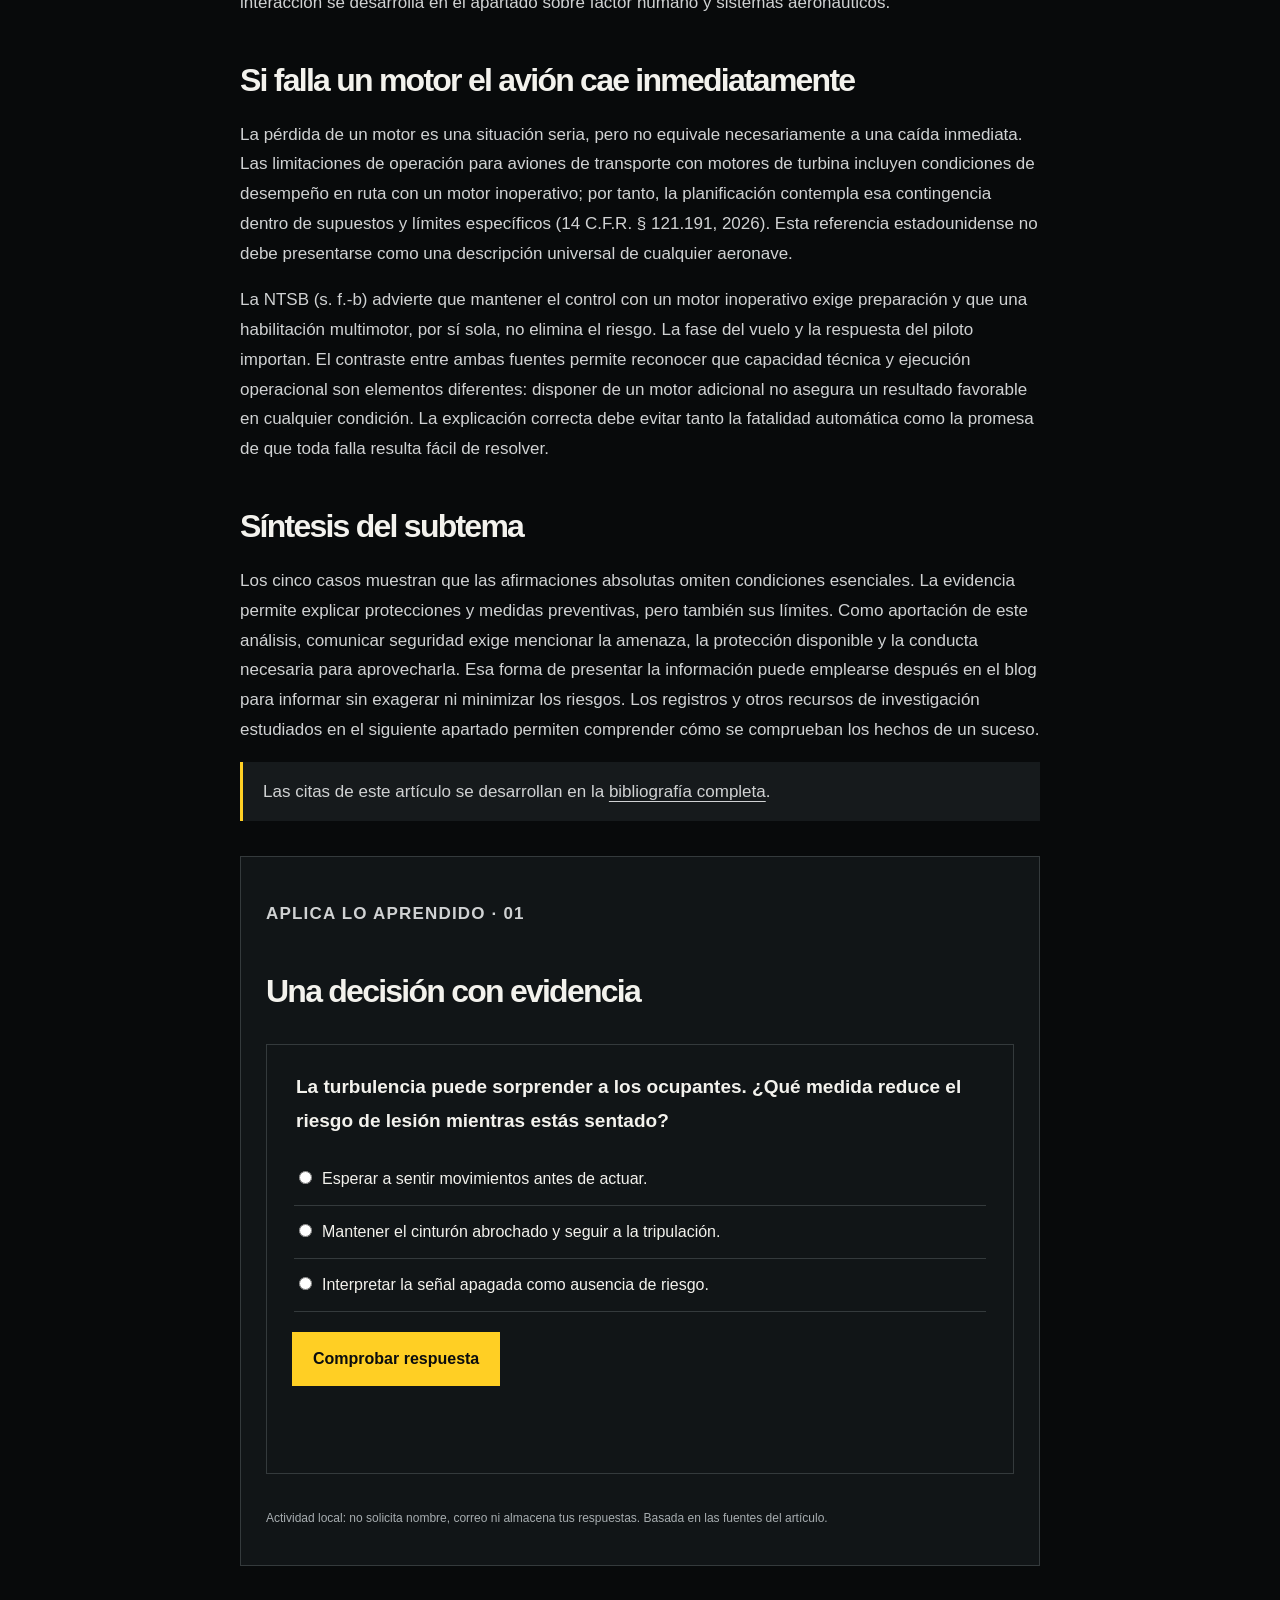
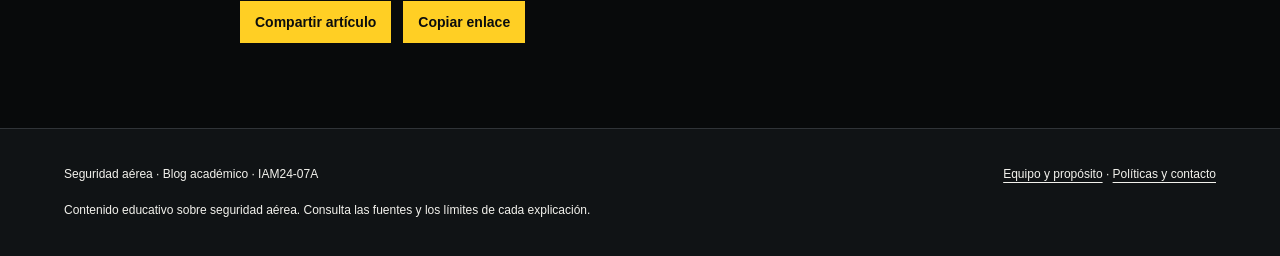
<file: mitos.html>
<!doctype html><html lang="es"><head><meta charset="utf-8"><meta name="viewport" content="width=device-width, initial-scale=1"><meta name="description" content="Blog académico sobre seguridad aérea: mitos, registradores, FOD y factor humano."><title>Mitos y realidades de la seguridad aérea · Más allá del vuelo</title><link rel="stylesheet" href="estilos.css"></head><body><div class="ambient" aria-hidden="true"><i style="--left:0%;--duration:17s;--delay:-0s"></i><i style="--left:37%;--duration:18s;--delay:-2s"></i><i style="--left:74%;--duration:19s;--delay:-4s"></i><i style="--left:11%;--duration:20s;--delay:-6s"></i><i style="--left:48%;--duration:21s;--delay:-8s"></i><i style="--left:85%;--duration:22s;--delay:-10s"></i><i style="--left:22%;--duration:23s;--delay:-12s"></i><i style="--left:59%;--duration:24s;--delay:-14s"></i><i style="--left:96%;--duration:25s;--delay:-16s"></i><i style="--left:33%;--duration:17s;--delay:-18s"></i><i style="--left:70%;--duration:18s;--delay:-20s"></i><i style="--left:7%;--duration:19s;--delay:-22s"></i><i style="--left:44%;--duration:20s;--delay:-24s"></i><i style="--left:81%;--duration:21s;--delay:-26s"></i><i style="--left:18%;--duration:22s;--delay:-28s"></i><i style="--left:55%;--duration:23s;--delay:-30s"></i><i style="--left:92%;--duration:24s;--delay:-32s"></i><i style="--left:29%;--duration:25s;--delay:-34s"></i><i style="--left:66%;--duration:17s;--delay:-36s"></i><i style="--left:3%;--duration:18s;--delay:-38s"></i><i style="--left:40%;--duration:19s;--delay:-40s"></i><i style="--left:77%;--duration:20s;--delay:-42s"></i><i style="--left:14%;--duration:21s;--delay:-44s"></i><i style="--left:51%;--duration:22s;--delay:-46s"></i></div><button class="motion-toggle" type="button" aria-pressed="false">Pausar luces</button><a class="skip" href="#contenido">Saltar al contenido</a><div class="top"><header class="wrap"><a class="brand" href="index.html">Más allá<span> del vuelo.</span></a><nav aria-label="Navegación principal"><a href="index.html">Inicio</a><a href="index.html#articulos">Artículos</a><a href="actividades.html">Explora</a><a href="infografia.html">Infografía</a><a href="fuentes.html">Fuentes</a><a href="contacto.html">Contacto</a></nav></header></div><main id="contenido" class="wrap"><article class="reading"><a class="back" href="index.html#articulos">← Volver a los artículos</a><p class="eyebrow">01 / Investigación y evidencia</p><h1>Mitos y realidades de la seguridad aérea</h1><p class="lead">Cinco creencias comunes contrastadas con evidencia técnica y científica.</p><div class="articlemeta">Equipo IAM24-07A · 18 de noviembre de 2026 · 1013 palabras de desarrollo</div><figure class="diagram"><img src="mitos-esquema.svg" alt="DEL MITO A UNA DECISIÓN INFORMADA: 1. Afirmación: «La señal apagada elimina el riesgo». 2. Contraste: La turbulencia puede ser inesperada. 3. Prevención: Cinturón mientras ocupas el asiento." width="760" height="350"><figcaption>Esquema explicativo del blog. Fuentes del contenido: FAA, orientación sobre turbulencia; NTSB (2021). Consulta las referencias completas en <a href="fuentes.html">Fuentes</a>.</figcaption></figure><p>Un mito de seguridad aérea es, en este apartado, una afirmación difundida que simplifica o distorsiona el funcionamiento de la aviación. No se considera falsa una preocupación únicamente porque provoque miedo: primero debe compararse con evidencia. El análisis se concentra en cinco afirmaciones sobre turbulencia, cinturones, rayos, automatización y fallas de motor. Se examina qué parte es incorrecta, qué límites tiene la explicación y cómo se relaciona con la prevención.</p><h2>Las turbulencias significan que el avión está a punto de caer</h2><p>La turbulencia es una alteración del movimiento del aire que puede producir variaciones bruscas en el vuelo. Sentir movimientos fuertes no demuestra, por sí solo, que exista una caída inminente. La FAA (s. f.-c) la describe como una causa relevante de lesiones y señala que puede aparecer de forma inesperada. Por tanto, tampoco sería correcto reemplazar el miedo por la afirmación de que cualquier turbulencia carece de peligro.</p><p>El estudio de la NTSB (2021) muestra que su prevención requiere observaciones oportunas, información compartida y medidas para reducir lesiones. Sus hallazgos desplazan la atención hacia problemas operativos concretos: anticipar encuentros, comunicar el riesgo y proteger a quienes se encuentran en cabina. El análisis de este apartado es que la percepción de movimiento y la gravedad de las consecuencias deben evaluarse por separado; una experiencia incómoda no equivale automáticamente a una pérdida de control.</p><p>La investigación científica también permite contextualizar este peligro. Williams y Joshi (2013) analizaron, mediante simulaciones climáticas, la turbulencia en aire claro sobre el Atlántico Norte durante el invierno bajo un escenario de duplicación del dióxido de carbono. Obtuvieron aumentos proyectados en varios indicadores de intensidad y frecuencia. El resultado se limita al escenario y a la región estudiados: no demuestra que una turbulencia concreta vaya a causar un accidente ni permite calcular el riesgo de un vuelo individual. Su aportación es mostrar que la prevención debe considerar la evolución del entorno atmosférico, además de las capacidades de la aeronave.</p><h2>Si la señal está apagada ya no necesito el cinturón</h2><p>Esta idea confunde la indicación de la tripulación con la desaparición de toda posibilidad de turbulencia. La recomendación de la FAA (s. f.-c) es mantener el cinturón abrochado mientras se permanece sentado y obedecer las instrucciones de la tripulación. La medida tiene sentido porque un cambio inesperado de movimiento puede afectar a una persona antes de que logre reaccionar.</p><p>El contraste permite distinguir entre una señal que organiza la conducta de los ocupantes y una garantía de condiciones constantes. Como interpretación preventiva, mantener el cinturón ajustado mientras se ocupa el asiento es una acción sencilla compatible con la incertidumbre del entorno. Esta conclusión no implica permanecer sentado durante todo el vuelo, sino conservar la protección disponible cuando se está en el asiento. La seguridad también depende de la participación informada del pasajero.</p><h2>Un rayo provoca necesariamente un accidente</h2><p>Airbus (2023b) explica que sus aeronaves incorporan medidas de diseño para limitar los efectos de los rayos, así como procedimientos y precauciones para la operación y el mantenimiento. La estructura y las protecciones de los sistemas forman parte de una respuesta técnica ante este fenómeno. En consecuencia, un impacto no demuestra por sí mismo que la aeronave vaya a sufrir un accidente.</p><p>La existencia de esas protecciones tampoco autoriza a afirmar que un rayo nunca causa daños. El mismo fabricante indica qué acciones deben realizarse después de un impacto y recuerda la importancia de evitar condiciones peligrosas. La interpretación es que diseño, procedimientos e inspección se complementan: la protección técnica limita consecuencias, mientras la revisión permite detectar afectaciones. Este ejemplo ayuda a comprender por qué una inspección posterior es una medida de prevención y no prueba automática de una catástrofe cercana.</p><h2>El piloto automático hace todo y los pilotos no intervienen</h2><p>El piloto automático ejecuta funciones dentro de capacidades y modos determinados; su uso exige comprender su interacción con otros sistemas. La FAA (2016) señala que ningún nivel de automatización resulta adecuado para todas las situaciones de vuelo y que el piloto debe gestionar correctamente la navegación y el piloto automático. La automatización, por ello, no equivale a una operación libre de supervisión o de decisiones humanas.</p><p>Un ejemplo documentado por Airbus (2023a) corresponde a activaciones involuntarias del piloto automático al intentar seleccionar el control automático de empuje durante la carrera de despegue del A220. La publicación relaciona estos eventos con riesgos concretos y describe medidas para prevenir su repetición. El caso no representa a todos los vuelos ni permite concluir que la automatización sea perjudicial en general; demuestra que su seguridad también depende del diseño de la interfaz, los procedimientos y la actuación de la tripulación.</p><p>La aportación del análisis consiste en reconocer una relación de cooperación: el sistema puede ejecutar tareas con precisión, pero la tripulación debe interpretar su comportamiento y seleccionar su uso. Esta interacción se desarrolla en el apartado sobre factor humano y sistemas aeronáuticos.</p><h2>Si falla un motor el avión cae inmediatamente</h2><p>La pérdida de un motor es una situación seria, pero no equivale necesariamente a una caída inmediata. Las limitaciones de operación para aviones de transporte con motores de turbina incluyen condiciones de desempeño en ruta con un motor inoperativo; por tanto, la planificación contempla esa contingencia dentro de supuestos y límites específicos (14 C.F.R. § 121.191, 2026). Esta referencia estadounidense no debe presentarse como una descripción universal de cualquier aeronave.</p><p>La NTSB (s. f.-b) advierte que mantener el control con un motor inoperativo exige preparación y que una habilitación multimotor, por sí sola, no elimina el riesgo. La fase del vuelo y la respuesta del piloto importan. El contraste entre ambas fuentes permite reconocer que capacidad técnica y ejecución operacional son elementos diferentes: disponer de un motor adicional no asegura un resultado favorable en cualquier condición. La explicación correcta debe evitar tanto la fatalidad automática como la promesa de que toda falla resulta fácil de resolver.</p><h2>Síntesis del subtema</h2><p>Los cinco casos muestran que las afirmaciones absolutas omiten condiciones esenciales. La evidencia permite explicar protecciones y medidas preventivas, pero también sus límites. Como aportación de este análisis, comunicar seguridad exige mencionar la amenaza, la protección disponible y la conducta necesaria para aprovecharla. Esa forma de presentar la información puede emplearse después en el blog para informar sin exagerar ni minimizar los riesgos. Los registros y otros recursos de investigación estudiados en el siguiente apartado permiten comprender cómo se comprueban los hechos de un suceso.</p><p class="note">Las citas de este artículo se desarrollan en la <a href="fuentes.html">bibliografía completa</a>.</p><section class="learning" aria-label="Actividad de aplicación"><p class="eyebrow">Aplica lo aprendido · 01</p><h2>Una decisión con evidencia</h2><form class="exercise" data-answer="1"><fieldset><legend>La turbulencia puede sorprender a los ocupantes. ¿Qué medida reduce el riesgo de lesión mientras estás sentado?</legend><label><input type="radio" name="decision" value="0" required>Esperar a sentir movimientos antes de actuar.</label><label><input type="radio" name="decision" value="1" required>Mantener el cinturón abrochado y seguir a la tripulación.</label><label><input type="radio" name="decision" value="2" required>Interpretar la señal apagada como ausencia de riesgo.</label></fieldset><button type="submit">Comprobar respuesta</button><p class="feedback" aria-live="polite" data-good="Correcto. El cinturón protege frente a movimientos inesperados. La señal no garantiza que el aire permanezca estable." data-bad="Revisa la explicación: El cinturón protege frente a movimientos inesperados. La señal no garantiza que el aire permanezca estable."></p></form><p class="caption">Actividad local: no solicita nombre, correo ni almacena tus respuestas. Basada en las fuentes del artículo.</p></section><div class="share"><button type="button" data-share>Compartir artículo</button><button type="button" data-copy>Copiar enlace</button><span class="share-status" role="status"></span></div></article></main><footer><div class="wrap row"><span>Seguridad aérea · Blog académico · IAM24-07A</span><div><a href="acerca.html">Equipo y propósito</a> · <a href="politicas.html">Políticas y contacto</a></div></div><div class="wrap">Contenido educativo sobre seguridad aérea. Consulta las fuentes y los límites de cada explicación.</div></footer><script src="interaccion.js" defer></script></body></html>
</file>
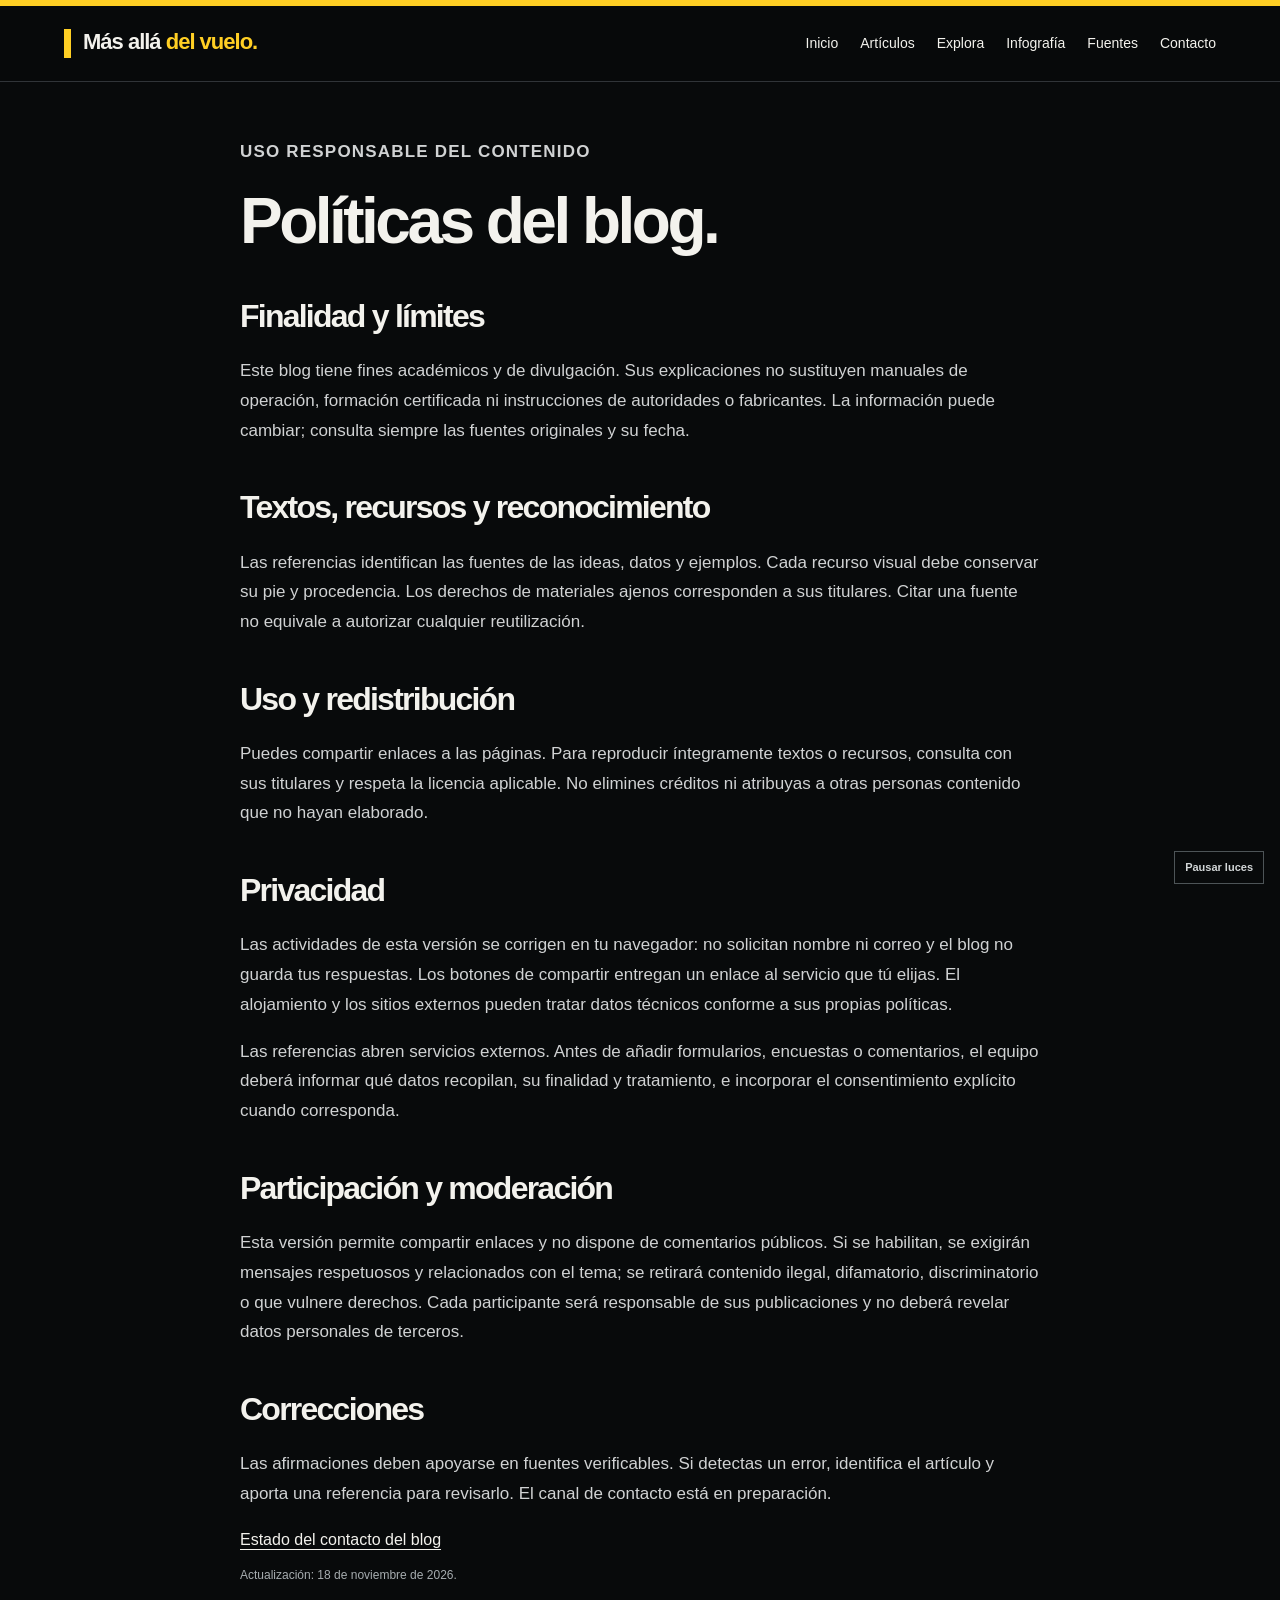
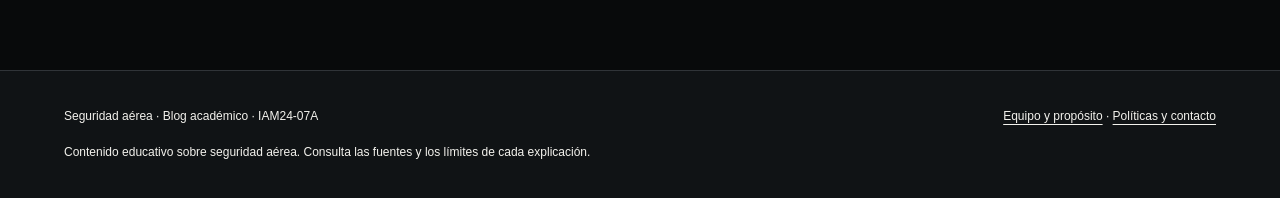
<file: politicas.html>
<!doctype html><html lang="es"><head><meta charset="utf-8"><meta name="viewport" content="width=device-width, initial-scale=1"><meta name="description" content="Blog académico sobre seguridad aérea: mitos, registradores, FOD y factor humano."><title>Políticas · Más allá del vuelo</title><link rel="stylesheet" href="estilos.css"></head><body><div class="ambient" aria-hidden="true"><i style="--left:0%;--duration:17s;--delay:-0s"></i><i style="--left:37%;--duration:18s;--delay:-2s"></i><i style="--left:74%;--duration:19s;--delay:-4s"></i><i style="--left:11%;--duration:20s;--delay:-6s"></i><i style="--left:48%;--duration:21s;--delay:-8s"></i><i style="--left:85%;--duration:22s;--delay:-10s"></i><i style="--left:22%;--duration:23s;--delay:-12s"></i><i style="--left:59%;--duration:24s;--delay:-14s"></i><i style="--left:96%;--duration:25s;--delay:-16s"></i><i style="--left:33%;--duration:17s;--delay:-18s"></i><i style="--left:70%;--duration:18s;--delay:-20s"></i><i style="--left:7%;--duration:19s;--delay:-22s"></i><i style="--left:44%;--duration:20s;--delay:-24s"></i><i style="--left:81%;--duration:21s;--delay:-26s"></i><i style="--left:18%;--duration:22s;--delay:-28s"></i><i style="--left:55%;--duration:23s;--delay:-30s"></i><i style="--left:92%;--duration:24s;--delay:-32s"></i><i style="--left:29%;--duration:25s;--delay:-34s"></i><i style="--left:66%;--duration:17s;--delay:-36s"></i><i style="--left:3%;--duration:18s;--delay:-38s"></i><i style="--left:40%;--duration:19s;--delay:-40s"></i><i style="--left:77%;--duration:20s;--delay:-42s"></i><i style="--left:14%;--duration:21s;--delay:-44s"></i><i style="--left:51%;--duration:22s;--delay:-46s"></i></div><button class="motion-toggle" type="button" aria-pressed="false">Pausar luces</button><a class="skip" href="#contenido">Saltar al contenido</a><div class="top"><header class="wrap"><a class="brand" href="index.html">Más allá<span> del vuelo.</span></a><nav aria-label="Navegación principal"><a href="index.html">Inicio</a><a href="index.html#articulos">Artículos</a><a href="actividades.html">Explora</a><a href="infografia.html">Infografía</a><a href="fuentes.html">Fuentes</a><a href="contacto.html">Contacto</a></nav></header></div><main id="contenido" class="wrap"><div class="reading"><p class="eyebrow">Uso responsable del contenido</p><h1>Políticas del blog.</h1><h2>Finalidad y límites</h2><p>Este blog tiene fines académicos y de divulgación. Sus explicaciones no sustituyen manuales de operación, formación certificada ni instrucciones de autoridades o fabricantes. La información puede cambiar; consulta siempre las fuentes originales y su fecha.</p><h2>Textos, recursos y reconocimiento</h2><p>Las referencias identifican las fuentes de las ideas, datos y ejemplos. Cada recurso visual debe conservar su pie y procedencia. Los derechos de materiales ajenos corresponden a sus titulares. Citar una fuente no equivale a autorizar cualquier reutilización.</p><h2>Uso y redistribución</h2><p>Puedes compartir enlaces a las páginas. Para reproducir íntegramente textos o recursos, consulta con sus titulares y respeta la licencia aplicable. No elimines créditos ni atribuyas a otras personas contenido que no hayan elaborado.</p><h2>Privacidad</h2><p>Las actividades de esta versión se corrigen en tu navegador: no solicitan nombre ni correo y el blog no guarda tus respuestas. Los botones de compartir entregan un enlace al servicio que tú elijas. El alojamiento y los sitios externos pueden tratar datos técnicos conforme a sus propias políticas.</p><p>Las referencias abren servicios externos. Antes de añadir formularios, encuestas o comentarios, el equipo deberá informar qué datos recopilan, su finalidad y tratamiento, e incorporar el consentimiento explícito cuando corresponda.</p><h2>Participación y moderación</h2><p>Esta versión permite compartir enlaces y no dispone de comentarios públicos. Si se habilitan, se exigirán mensajes respetuosos y relacionados con el tema; se retirará contenido ilegal, difamatorio, discriminatorio o que vulnere derechos. Cada participante será responsable de sus publicaciones y no deberá revelar datos personales de terceros.</p><h2>Correcciones</h2><p>Las afirmaciones deben apoyarse en fuentes verificables. Si detectas un error, identifica el artículo y aporta una referencia para revisarlo. El canal de contacto está en preparación.</p><a href="contacto.html">Estado del contacto del blog</a><p class="caption">Actualización: 18 de noviembre de 2026.</p></div></main><footer><div class="wrap row"><span>Seguridad aérea · Blog académico · IAM24-07A</span><div><a href="acerca.html">Equipo y propósito</a> · <a href="politicas.html">Políticas y contacto</a></div></div><div class="wrap">Contenido educativo sobre seguridad aérea. Consulta las fuentes y los límites de cada explicación.</div></footer><script src="interaccion.js" defer></script></body></html>
</file>
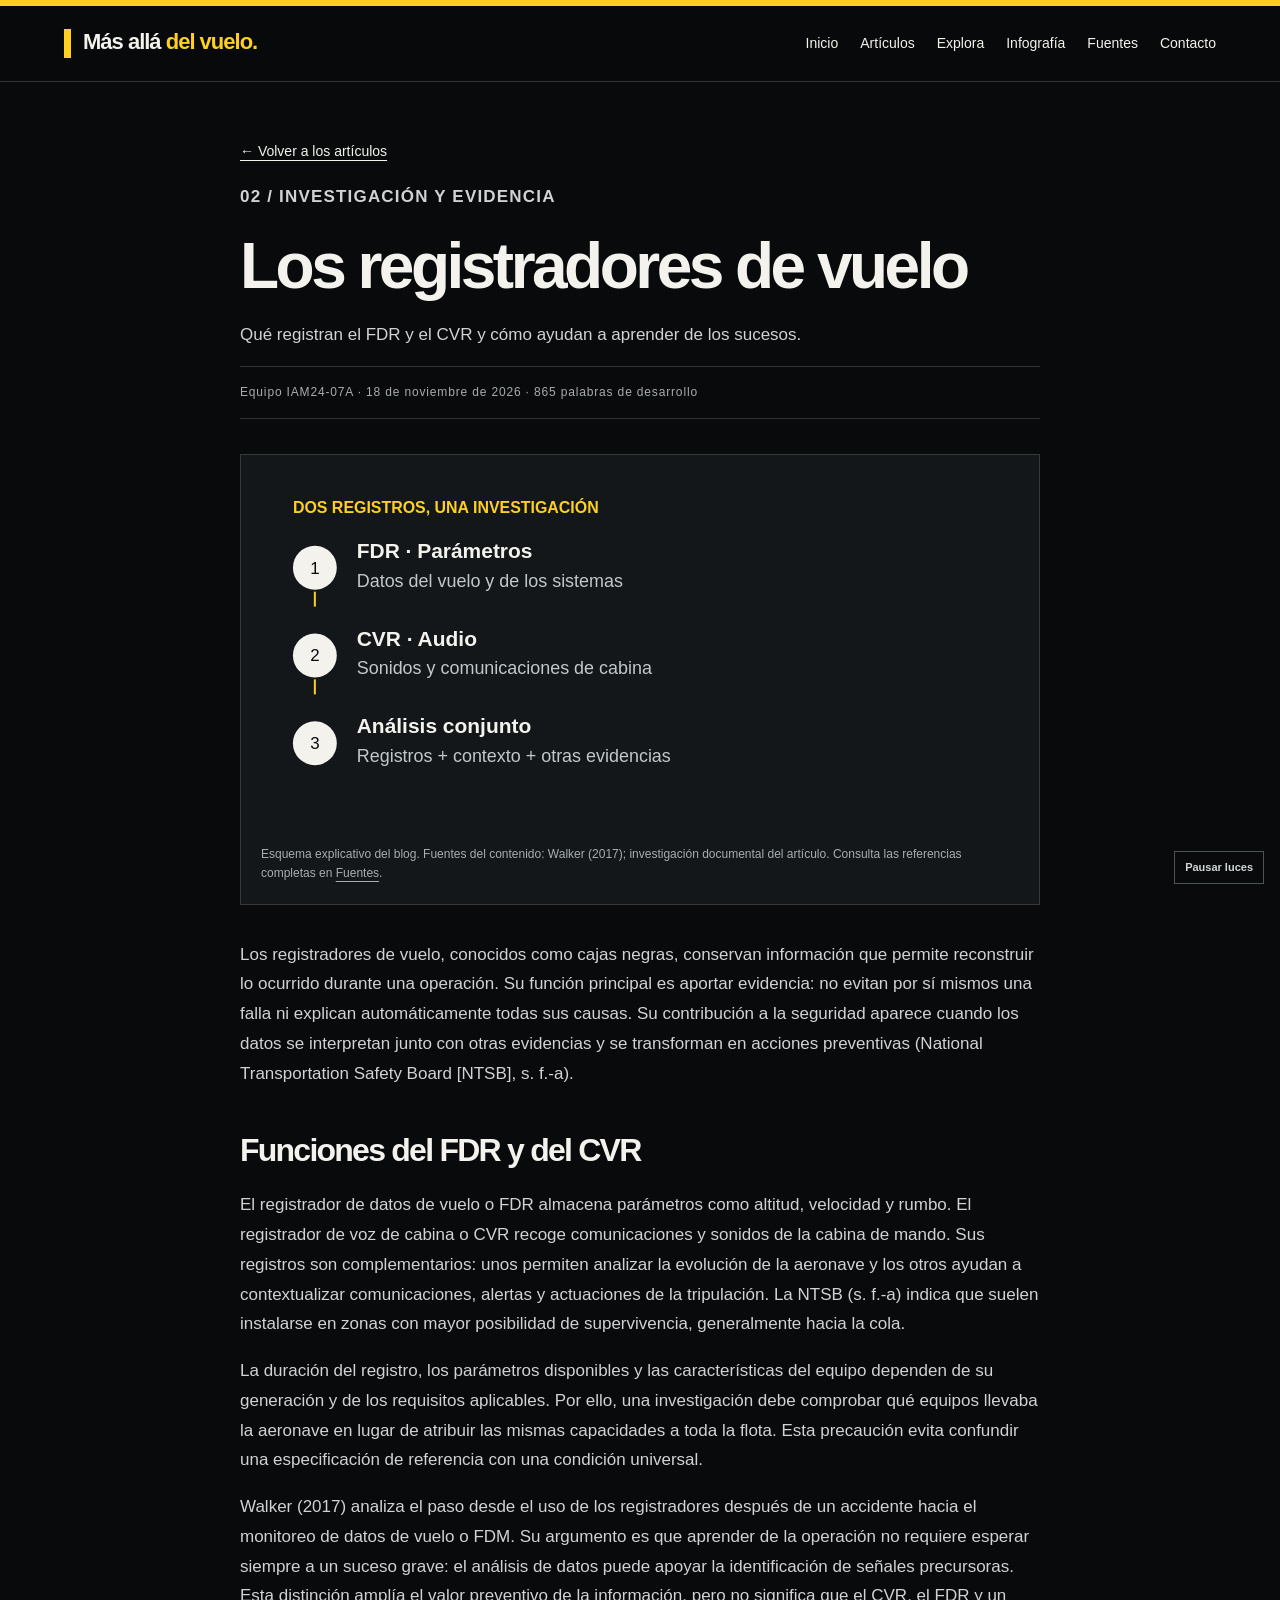
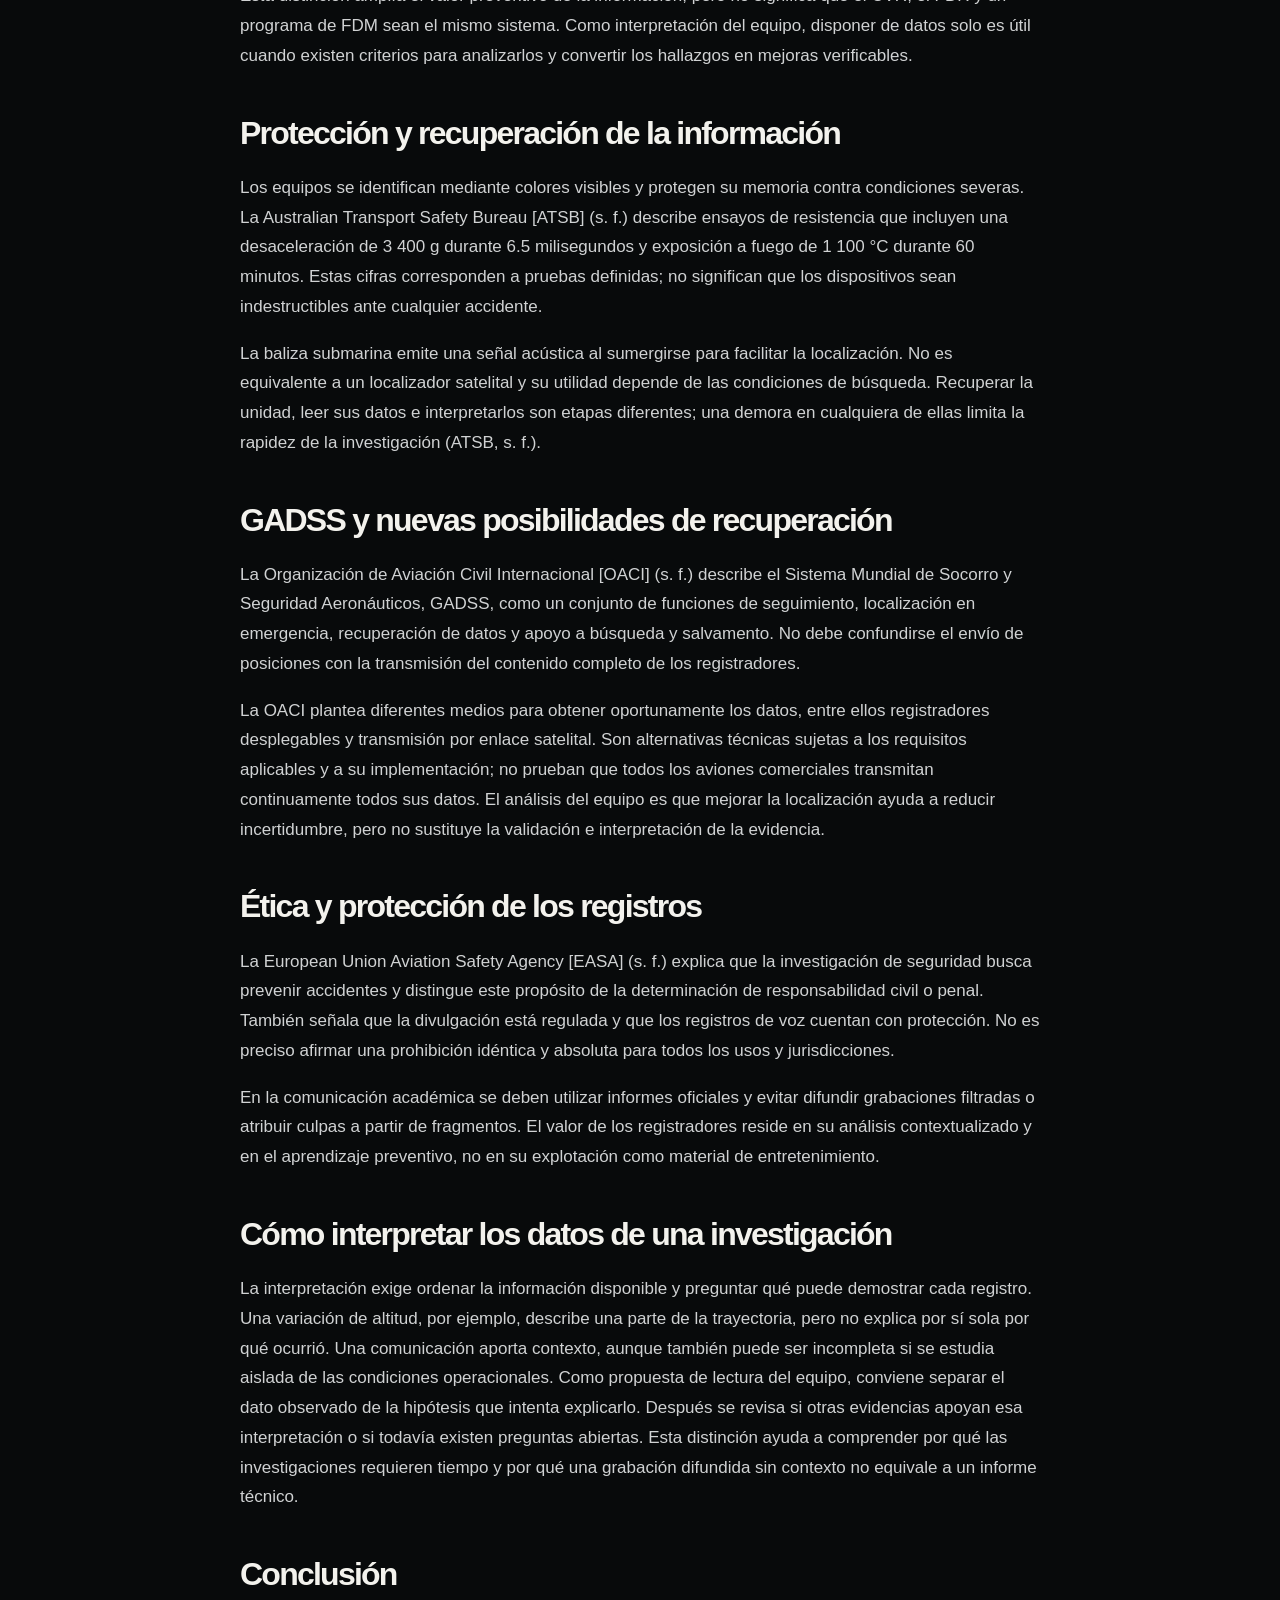
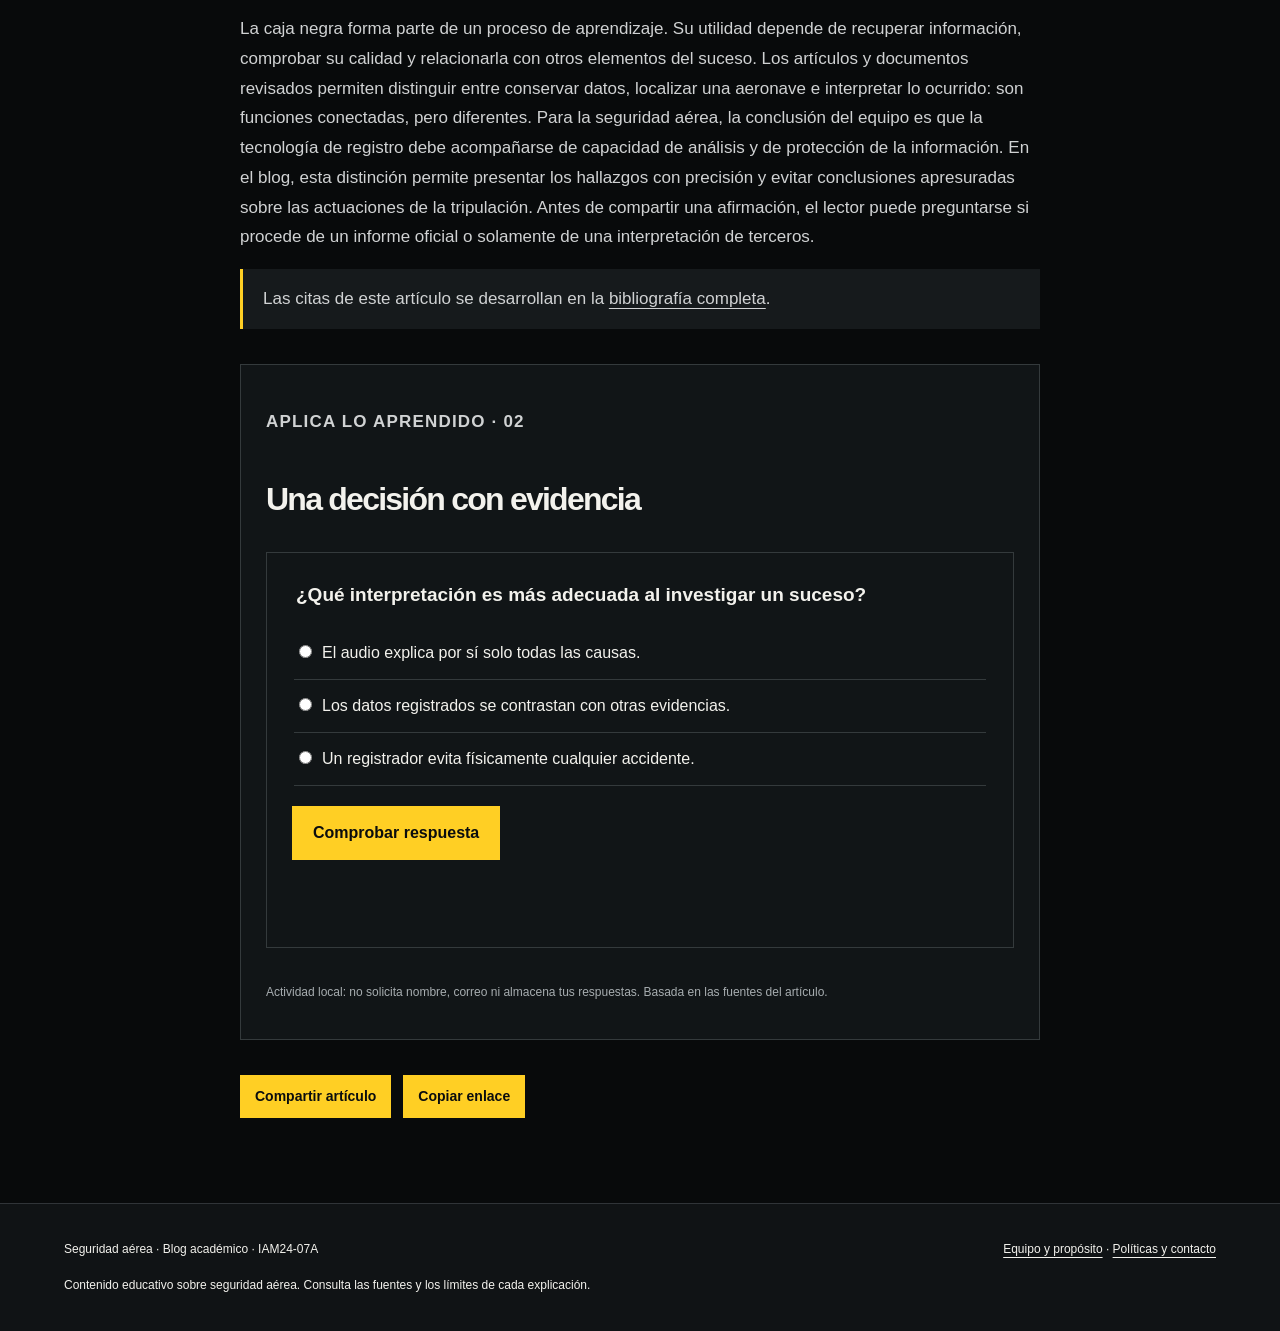
<file: registradores.html>
<!doctype html><html lang="es"><head><meta charset="utf-8"><meta name="viewport" content="width=device-width, initial-scale=1"><meta name="description" content="Blog académico sobre seguridad aérea: mitos, registradores, FOD y factor humano."><title>Los registradores de vuelo · Más allá del vuelo</title><link rel="stylesheet" href="estilos.css"></head><body><div class="ambient" aria-hidden="true"><i style="--left:0%;--duration:17s;--delay:-0s"></i><i style="--left:37%;--duration:18s;--delay:-2s"></i><i style="--left:74%;--duration:19s;--delay:-4s"></i><i style="--left:11%;--duration:20s;--delay:-6s"></i><i style="--left:48%;--duration:21s;--delay:-8s"></i><i style="--left:85%;--duration:22s;--delay:-10s"></i><i style="--left:22%;--duration:23s;--delay:-12s"></i><i style="--left:59%;--duration:24s;--delay:-14s"></i><i style="--left:96%;--duration:25s;--delay:-16s"></i><i style="--left:33%;--duration:17s;--delay:-18s"></i><i style="--left:70%;--duration:18s;--delay:-20s"></i><i style="--left:7%;--duration:19s;--delay:-22s"></i><i style="--left:44%;--duration:20s;--delay:-24s"></i><i style="--left:81%;--duration:21s;--delay:-26s"></i><i style="--left:18%;--duration:22s;--delay:-28s"></i><i style="--left:55%;--duration:23s;--delay:-30s"></i><i style="--left:92%;--duration:24s;--delay:-32s"></i><i style="--left:29%;--duration:25s;--delay:-34s"></i><i style="--left:66%;--duration:17s;--delay:-36s"></i><i style="--left:3%;--duration:18s;--delay:-38s"></i><i style="--left:40%;--duration:19s;--delay:-40s"></i><i style="--left:77%;--duration:20s;--delay:-42s"></i><i style="--left:14%;--duration:21s;--delay:-44s"></i><i style="--left:51%;--duration:22s;--delay:-46s"></i></div><button class="motion-toggle" type="button" aria-pressed="false">Pausar luces</button><a class="skip" href="#contenido">Saltar al contenido</a><div class="top"><header class="wrap"><a class="brand" href="index.html">Más allá<span> del vuelo.</span></a><nav aria-label="Navegación principal"><a href="index.html">Inicio</a><a href="index.html#articulos">Artículos</a><a href="actividades.html">Explora</a><a href="infografia.html">Infografía</a><a href="fuentes.html">Fuentes</a><a href="contacto.html">Contacto</a></nav></header></div><main id="contenido" class="wrap"><article class="reading"><a class="back" href="index.html#articulos">← Volver a los artículos</a><p class="eyebrow">02 / Investigación y evidencia</p><h1>Los registradores de vuelo</h1><p class="lead">Qué registran el FDR y el CVR y cómo ayudan a aprender de los sucesos.</p><div class="articlemeta">Equipo IAM24-07A · 18 de noviembre de 2026 · 865 palabras de desarrollo</div><figure class="diagram"><img src="registradores-esquema.svg" alt="DOS REGISTROS, UNA INVESTIGACIÓN: FDR · Parámetros: Datos del vuelo y de los sistemas. CVR · Audio: Sonidos y comunicaciones de cabina. Análisis conjunto: Registros + contexto + otras evidencias." width="760" height="350"><figcaption>Esquema explicativo del blog. Fuentes del contenido: Walker (2017); investigación documental del artículo. Consulta las referencias completas en <a href="fuentes.html">Fuentes</a>.</figcaption></figure><p>Los registradores de vuelo, conocidos como cajas negras, conservan información que permite reconstruir lo ocurrido durante una operación. Su función principal es aportar evidencia: no evitan por sí mismos una falla ni explican automáticamente todas sus causas. Su contribución a la seguridad aparece cuando los datos se interpretan junto con otras evidencias y se transforman en acciones preventivas (National Transportation Safety Board [NTSB], s. f.-a).</p><h2>Funciones del FDR y del CVR</h2><p>El registrador de datos de vuelo o FDR almacena parámetros como altitud, velocidad y rumbo. El registrador de voz de cabina o CVR recoge comunicaciones y sonidos de la cabina de mando. Sus registros son complementarios: unos permiten analizar la evolución de la aeronave y los otros ayudan a contextualizar comunicaciones, alertas y actuaciones de la tripulación. La NTSB (s. f.-a) indica que suelen instalarse en zonas con mayor posibilidad de supervivencia, generalmente hacia la cola.</p><p>La duración del registro, los parámetros disponibles y las características del equipo dependen de su generación y de los requisitos aplicables. Por ello, una investigación debe comprobar qué equipos llevaba la aeronave en lugar de atribuir las mismas capacidades a toda la flota. Esta precaución evita confundir una especificación de referencia con una condición universal.</p><p>Walker (2017) analiza el paso desde el uso de los registradores después de un accidente hacia el monitoreo de datos de vuelo o FDM. Su argumento es que aprender de la operación no requiere esperar siempre a un suceso grave: el análisis de datos puede apoyar la identificación de señales precursoras. Esta distinción amplía el valor preventivo de la información, pero no significa que el CVR, el FDR y un programa de FDM sean el mismo sistema. Como interpretación del equipo, disponer de datos solo es útil cuando existen criterios para analizarlos y convertir los hallazgos en mejoras verificables.</p><h2>Protección y recuperación de la información</h2><p>Los equipos se identifican mediante colores visibles y protegen su memoria contra condiciones severas. La Australian Transport Safety Bureau [ATSB] (s. f.) describe ensayos de resistencia que incluyen una desaceleración de 3 400 g durante 6.5 milisegundos y exposición a fuego de 1 100 °C durante 60 minutos. Estas cifras corresponden a pruebas definidas; no significan que los dispositivos sean indestructibles ante cualquier accidente.</p><p>La baliza submarina emite una señal acústica al sumergirse para facilitar la localización. No es equivalente a un localizador satelital y su utilidad depende de las condiciones de búsqueda. Recuperar la unidad, leer sus datos e interpretarlos son etapas diferentes; una demora en cualquiera de ellas limita la rapidez de la investigación (ATSB, s. f.).</p><h2>GADSS y nuevas posibilidades de recuperación</h2><p>La Organización de Aviación Civil Internacional [OACI] (s. f.) describe el Sistema Mundial de Socorro y Seguridad Aeronáuticos, GADSS, como un conjunto de funciones de seguimiento, localización en emergencia, recuperación de datos y apoyo a búsqueda y salvamento. No debe confundirse el envío de posiciones con la transmisión del contenido completo de los registradores.</p><p>La OACI plantea diferentes medios para obtener oportunamente los datos, entre ellos registradores desplegables y transmisión por enlace satelital. Son alternativas técnicas sujetas a los requisitos aplicables y a su implementación; no prueban que todos los aviones comerciales transmitan continuamente todos sus datos. El análisis del equipo es que mejorar la localización ayuda a reducir incertidumbre, pero no sustituye la validación e interpretación de la evidencia.</p><h2>Ética y protección de los registros</h2><p>La European Union Aviation Safety Agency [EASA] (s. f.) explica que la investigación de seguridad busca prevenir accidentes y distingue este propósito de la determinación de responsabilidad civil o penal. También señala que la divulgación está regulada y que los registros de voz cuentan con protección. No es preciso afirmar una prohibición idéntica y absoluta para todos los usos y jurisdicciones.</p><p>En la comunicación académica se deben utilizar informes oficiales y evitar difundir grabaciones filtradas o atribuir culpas a partir de fragmentos. El valor de los registradores reside en su análisis contextualizado y en el aprendizaje preventivo, no en su explotación como material de entretenimiento.</p><h2>Cómo interpretar los datos de una investigación</h2><p>La interpretación exige ordenar la información disponible y preguntar qué puede demostrar cada registro. Una variación de altitud, por ejemplo, describe una parte de la trayectoria, pero no explica por sí sola por qué ocurrió. Una comunicación aporta contexto, aunque también puede ser incompleta si se estudia aislada de las condiciones operacionales. Como propuesta de lectura del equipo, conviene separar el dato observado de la hipótesis que intenta explicarlo. Después se revisa si otras evidencias apoyan esa interpretación o si todavía existen preguntas abiertas. Esta distinción ayuda a comprender por qué las investigaciones requieren tiempo y por qué una grabación difundida sin contexto no equivale a un informe técnico.</p><h2>Conclusión</h2><p>La caja negra forma parte de un proceso de aprendizaje. Su utilidad depende de recuperar información, comprobar su calidad y relacionarla con otros elementos del suceso. Los artículos y documentos revisados permiten distinguir entre conservar datos, localizar una aeronave e interpretar lo ocurrido: son funciones conectadas, pero diferentes. Para la seguridad aérea, la conclusión del equipo es que la tecnología de registro debe acompañarse de capacidad de análisis y de protección de la información. En el blog, esta distinción permite presentar los hallazgos con precisión y evitar conclusiones apresuradas sobre las actuaciones de la tripulación. Antes de compartir una afirmación, el lector puede preguntarse si procede de un informe oficial o solamente de una interpretación de terceros.</p><p class="note">Las citas de este artículo se desarrollan en la <a href="fuentes.html">bibliografía completa</a>.</p><section class="learning" aria-label="Actividad de aplicación"><p class="eyebrow">Aplica lo aprendido · 02</p><h2>Una decisión con evidencia</h2><form class="exercise" data-answer="1"><fieldset><legend>¿Qué interpretación es más adecuada al investigar un suceso?</legend><label><input type="radio" name="decision" value="0" required>El audio explica por sí solo todas las causas.</label><label><input type="radio" name="decision" value="1" required>Los datos registrados se contrastan con otras evidencias.</label><label><input type="radio" name="decision" value="2" required>Un registrador evita físicamente cualquier accidente.</label></fieldset><button type="submit">Comprobar respuesta</button><p class="feedback" aria-live="polite" data-good="Correcto. El FDR y el CVR aportan evidencias complementarias. Se interpretan junto con el contexto y otras fuentes." data-bad="Revisa la explicación: El FDR y el CVR aportan evidencias complementarias. Se interpretan junto con el contexto y otras fuentes."></p></form><p class="caption">Actividad local: no solicita nombre, correo ni almacena tus respuestas. Basada en las fuentes del artículo.</p></section><div class="share"><button type="button" data-share>Compartir artículo</button><button type="button" data-copy>Copiar enlace</button><span class="share-status" role="status"></span></div></article></main><footer><div class="wrap row"><span>Seguridad aérea · Blog académico · IAM24-07A</span><div><a href="acerca.html">Equipo y propósito</a> · <a href="politicas.html">Políticas y contacto</a></div></div><div class="wrap">Contenido educativo sobre seguridad aérea. Consulta las fuentes y los límites de cada explicación.</div></footer><script src="interaccion.js" defer></script></body></html>
</file>
<file: estilos.css>
:root{--ink:#142d3e;--paper:#f7f5ef;--accent:#a3442c;--line:#d7d8d2}*{box-sizing:border-box}html{scroll-behavior:smooth}body{margin:0;background:var(--paper);color:var(--ink);font-family:Arial,sans-serif;line-height:1.75}a{color:inherit;text-underline-offset:4px}a:hover{color:var(--accent)}a:focus-visible,button:focus-visible,summary:focus-visible{outline:3px solid var(--accent);outline-offset:5px}.wrap{width:min(1180px,90%);margin:auto}.top{background:var(--paper);border-top:6px solid var(--ink);border-bottom:1px solid var(--line)}header{display:flex;align-items:center;justify-content:space-between;gap:30px;padding:23px 0}.brand{font:bold 24px Georgia,serif;text-decoration:none;white-space:nowrap}.brand span{color:var(--accent)}nav{display:flex;gap:22px;flex-wrap:wrap;font-size:14px}nav a{text-decoration:none}.hero{display:grid;grid-template-columns:1.15fr 1fr;align-items:center;gap:60px;padding:75px 0}.eyebrow,.meta,.articlemeta{font-size:12px;letter-spacing:.07em}.eyebrow{text-transform:uppercase;color:var(--accent);font-weight:bold}h1,h2,h3{font-family:Georgia,serif;font-weight:normal;line-height:1.13;letter-spacing:-.035em}h1{font-size:clamp(42px,5.8vw,78px);margin:22px 0}h2{font-size:clamp(30px,4vw,46px);margin:22px 0}h3{font-size:29px}.lead{font-size:20px;line-height:1.65;max-width:660px}.btn,button{display:inline-block;border:1px solid var(--ink);background:var(--ink);color:white;padding:12px 20px;text-decoration:none;cursor:pointer;font:inherit}.btn:hover,button:hover{background:var(--accent);color:white;border-color:var(--accent)}.hero-art{background:var(--ink);padding:30px;color:white;border-radius:50% 50% 3px 3px}.hero-art .eyebrow{color:#efb293}.hero-art svg{width:100%;height:auto}.section{padding:55px 0;border-top:1px solid var(--line)}.sectionhead,.row{display:flex;justify-content:space-between;gap:20px;align-items:center}.grid{display:grid;grid-template-columns:repeat(2,1fr);gap:24px}.story{padding:30px;border:1px solid var(--line);background:#fffefa;position:relative}.story h3 a{text-decoration:none}.story .meta{color:var(--accent)}.story p{max-width:450px}.split{display:grid;grid-template-columns:1fr 1fr;gap:70px}.reading{max-width:800px;margin:55px auto 85px}.reading h1{font-size:clamp(40px,5vw,65px)}.reading h2{font-size:32px;margin-top:44px}.reading p{font-size:17px}.articlemeta{padding:15px 0;border-block:1px solid var(--line);color:#50616b}.back{font-size:14px}.diagram{margin:35px 0;background:#eeede5;padding:20px}.diagram svg{width:100%;height:auto;display:block}.caption,figcaption{font-size:12px!important;line-height:1.6;color:#50616b;margin-top:12px}.note{border-left:3px solid var(--accent);padding:15px 20px;background:#eeede5}.exercise,.learning{border:1px solid var(--line);padding:25px;margin:35px 0;background:#fffefa}.exercise label{display:block;padding:12px 0;border-bottom:1px solid var(--line);cursor:pointer}.exercise input{margin-right:10px}.exercise button{margin-top:20px}.feedback{min-height:28px;font-weight:bold}.share{display:flex;gap:12px;align-items:center;flex-wrap:wrap;margin:30px 0}.share button{font-size:14px;padding:8px 14px}.share-status{font-size:13px}footer{border-top:1px solid var(--line);padding:35px 0;background:#e9ebe5;font-size:12px}footer .wrap+.wrap{margin-top:15px}.skip{position:absolute;top:-100px}.skip:focus{top:10px;background:white;padding:10px;z-index:20}img{max-width:100%;height:auto}details{padding:16px;border-bottom:1px solid var(--line)}summary{cursor:pointer;font-weight:bold}.infographic{display:block;width:min(100%,800px);margin:auto}table{width:100%;border-collapse:collapse}td,th{text-align:left;padding:12px;border-bottom:1px solid var(--line)}@media(max-width:750px){header{display:block}nav{margin-top:18px;gap:14px}.hero,.split{grid-template-columns:1fr;gap:30px}.hero{padding:35px 0}.hero-art{max-width:460px;width:100%;margin:auto}.grid{grid-template-columns:1fr}.sectionhead,.row{align-items:flex-start;flex-direction:column}.reading{margin-top:30px}.reading p{font-size:16px}.diagram{padding:10px;margin-inline:0}h1{overflow-wrap:anywhere}.story{padding:24px}}@media(prefers-reduced-motion:reduce){html{scroll-behavior:auto}}
/* Edición nocturna */
:root{--ink:#f3f2ed;--paper:#080a0b;--accent:#ffcf24;--line:#303438}body{background:var(--paper);color:var(--ink)}.top{border-top-color:var(--accent);background:#080a0bed;position:relative;z-index:3}.brand{font-family:Arial,sans-serif;font-size:22px;letter-spacing:-1px}.brand:before{content:'';display:inline-block;width:7px;height:29px;background:var(--accent);vertical-align:middle;margin-right:12px}.brand span{color:#ffcf24}h1,h2,h3{font-family:Arial,sans-serif;font-weight:800;letter-spacing:-.055em}h1{line-height:1.02}nav a:hover{color:var(--accent)}.hero{min-height:650px;position:relative}.hero-art{background:radial-gradient(ellipse,#252b28 0,#0c1114 70%);border:1px solid #373b36;border-radius:0;overflow:hidden;position:relative}.hero-art:before{content:'';position:absolute;inset:20px;border:1px solid #ffcf242b;pointer-events:none}.hero-art svg{filter:drop-shadow(0 0 18px #ffcf2425)}.hero-art .eyebrow{color:var(--accent)}.lead{color:#c7c9c9}.story{background:#101315;border-color:#303438;border-top:3px solid #ffcf24;transition:transform .25s,background .25s}.story:hover{transform:translateY(-5px);background:#191d20}.story h3{font-size:32px}.story .meta{color:var(--accent)}.btn,button{background:var(--accent);border-color:var(--accent);color:#0b0d0e;font-weight:bold}.btn:hover,button:hover{background:#ffe486;border-color:#ffe486;color:#080a0b}.reading h1{max-width:800px}.reading p{color:#d0d2d3}.articlemeta,.caption,figcaption{color:#a7adb0!important}.diagram{background:#131719;border:1px solid #343a3c}.note{background:#161a1c;border-color:var(--accent)}.learning,.exercise{background:#111517;border-color:#343a3c}.exercise label{border-color:#343a3c}input{accent-color:var(--accent)}fieldset{border:0;padding:0}legend{font-weight:bold;font-size:19px;margin-bottom:16px}.feedback{color:var(--accent)!important}footer{background:#101315}.sectionhead .meta{color:#a7adb0}.skip:focus{background:#111;color:#fff}.ambient{position:fixed;inset:0;pointer-events:none;z-index:0;overflow:hidden}.ambient i{position:absolute;bottom:-20px;width:3px;height:3px;border-radius:50%;background:#ffcf24;box-shadow:0 0 12px #ffcf24;opacity:0;animation:drift var(--duration) linear infinite;animation-delay:var(--delay);left:var(--left)}main,footer{position:relative;z-index:1}.motion-toggle{font-size:11px;padding:6px 10px;background:transparent;color:#d2d6d7;border:1px solid #4d5457;position:fixed;bottom:16px;right:16px;z-index:10}.motion-paused .ambient i{animation-play-state:paused}.motion-paused .ambient{opacity:.15}@keyframes drift{0%{transform:translate(0,0);opacity:0}15%{opacity:.5}80%{opacity:.25}100%{transform:translate(60px,-110vh);opacity:0}}@media(prefers-reduced-motion:reduce){.ambient{display:none}.story{transition:none}.story:hover{transform:none}}@media(max-width:750px){.hero{min-height:0}.brand{font-size:21px}.hero-art{padding:22px}.motion-toggle{bottom:9px;right:9px}.reading h1{font-size:42px}}
</file>
